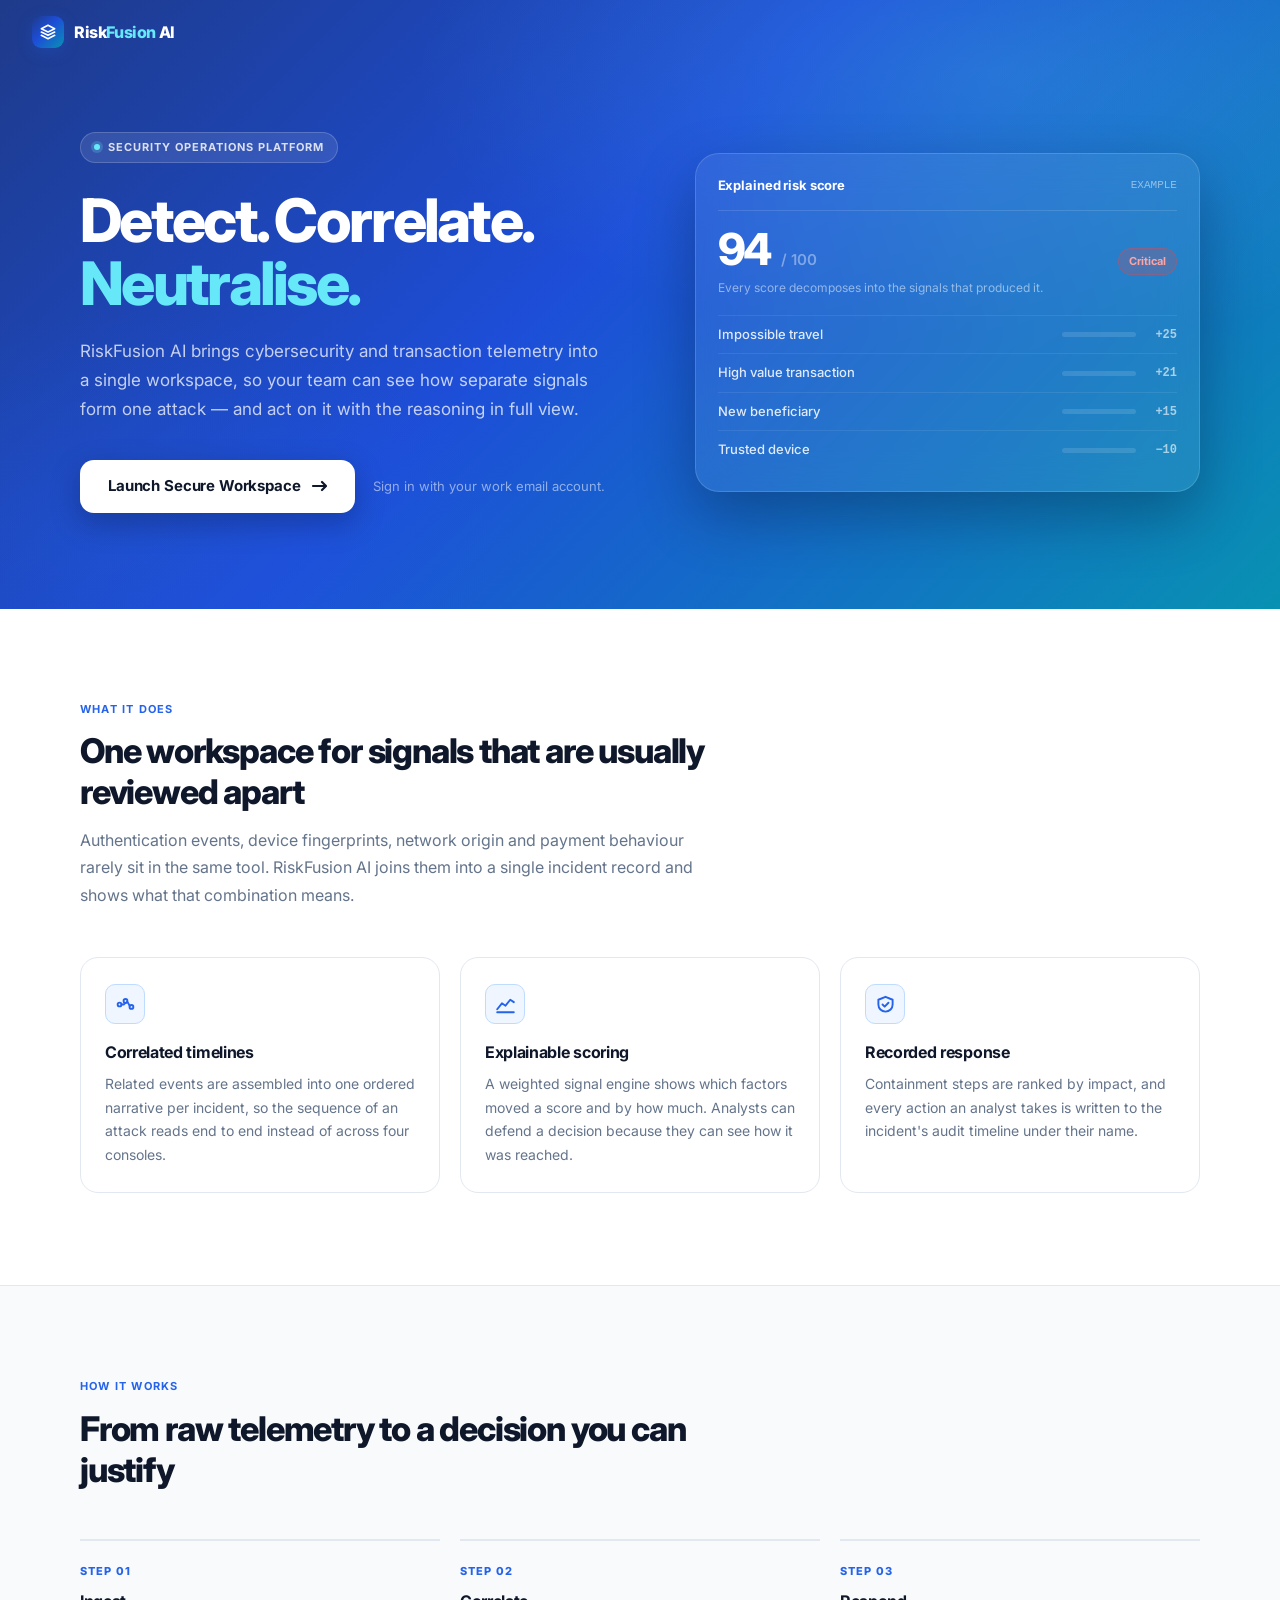
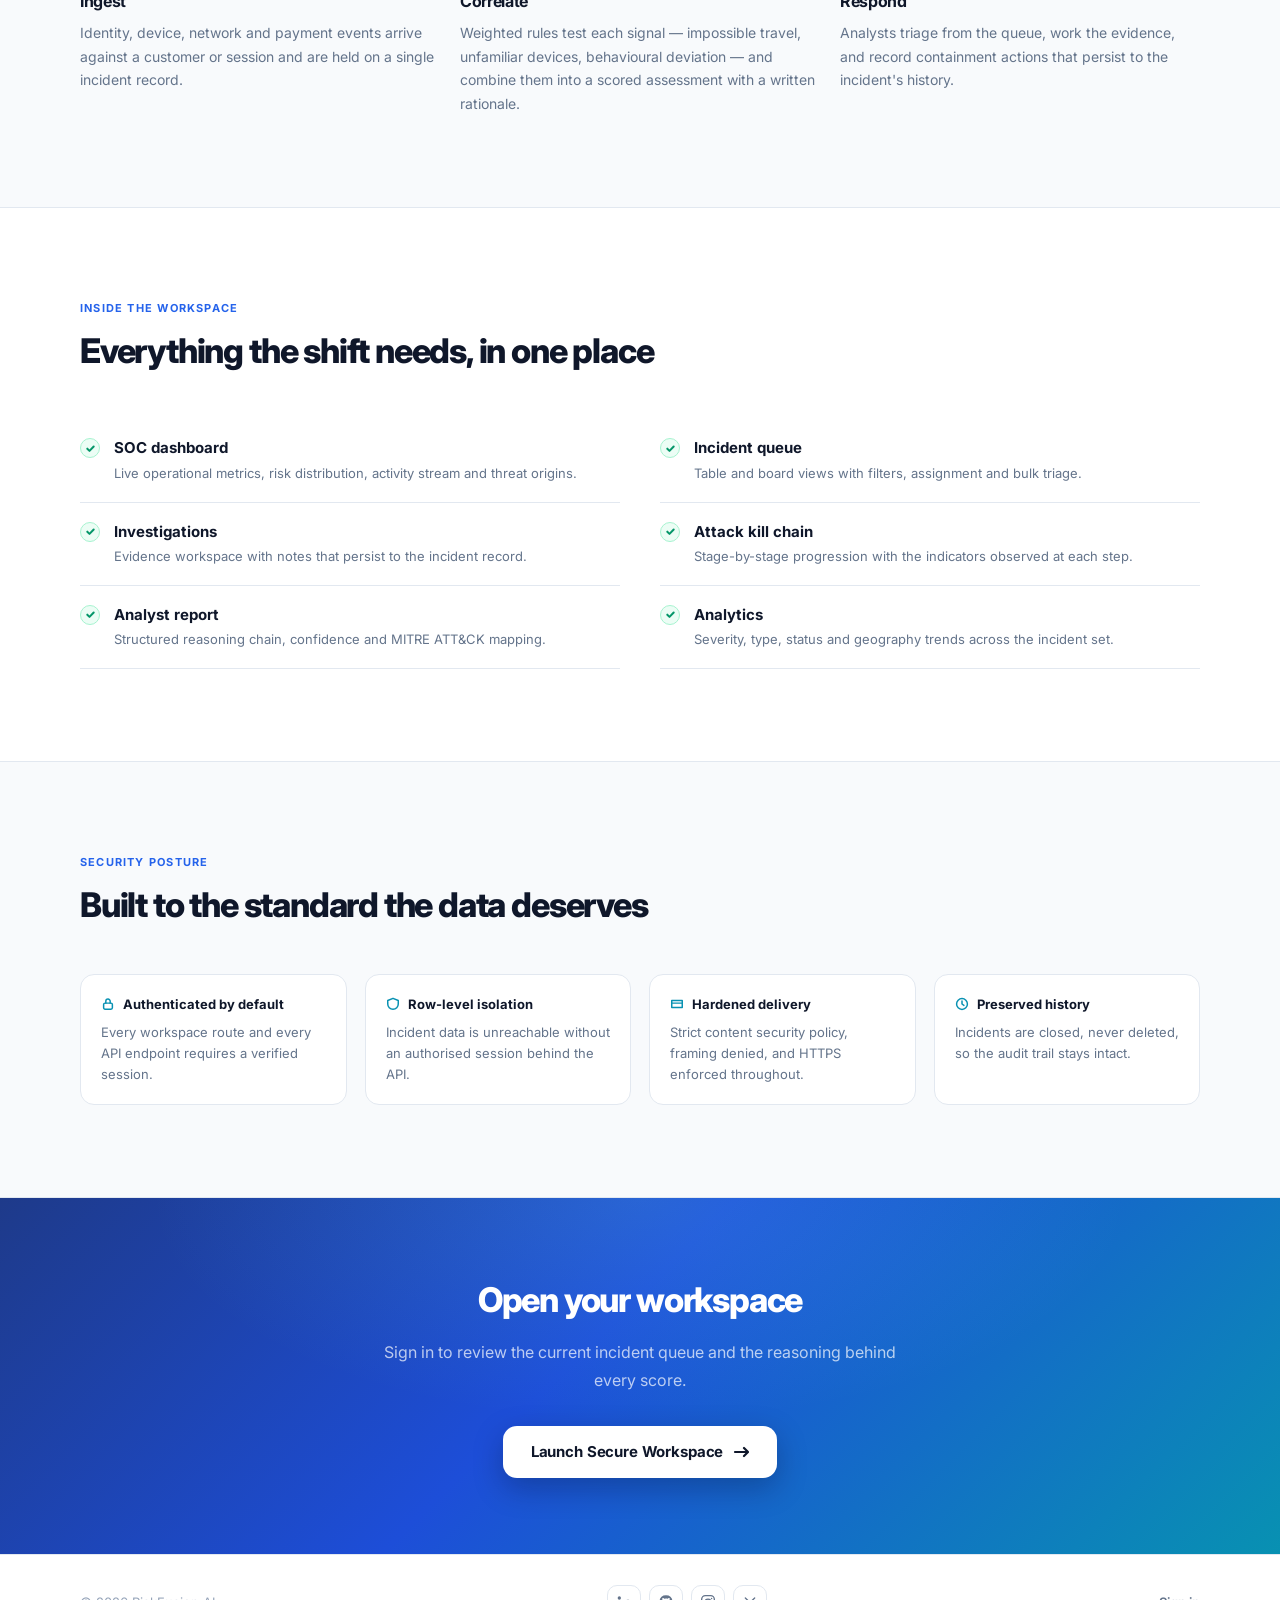
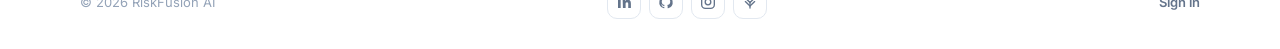
<file: index.html>
<!DOCTYPE html>
<html lang="en">

<head>
  <meta charset="UTF-8" />
  <meta name="viewport" content="width=device-width, initial-scale=1.0" />
  <title>RiskFusion AI — Security Operations Platform</title>
  <meta name="description"
    content="RiskFusion AI correlates cybersecurity and transaction telemetry into explainable risk scores, giving security operations teams one workspace to investigate, decide and act." />
  <meta name="author" content="RiskFusion AI" />
  <meta name="robots" content="index, follow" />
  <meta name="theme-color" content="#0F172A" />
  <!-- Relative canonical keeps preview/custom deployments tied to their own host. -->
  <link rel="canonical" href="/" />

  <meta property="og:type" content="website" />
  <meta property="og:site_name" content="RiskFusion AI" />
  <meta property="og:title" content="RiskFusion AI — Security Operations Platform" />
  <meta property="og:description"
    content="Correlate cybersecurity and transaction telemetry into explainable risk scores for security operations teams." />
  <meta name="twitter:card" content="summary" />
  <meta name="twitter:title" content="RiskFusion AI — Security Operations Platform" />
  <meta name="twitter:description"
    content="Correlate cybersecurity and transaction telemetry into explainable risk scores for security operations teams." />

  <link rel="stylesheet" href="styles/design-system.css" />
  <script type="application/ld+json">
    {
      "@context": "https://schema.org",
      "@type": "SoftwareApplication",
      "name": "RiskFusion AI",
      "applicationCategory": "SecurityApplication",
      "operatingSystem": "Web",
      "description": "Security operations platform that correlates cybersecurity and transaction telemetry into explainable risk scores.",
      "url": "https://riskfusion-ai.vercel.app/"
    }
  </script>
  <style>
    /* ─────────── Landing page ─────────── */
    .lp-body {
      background: var(--bg-surface);
    }

    /* ── Top bar ── */
    .lp-nav {
      position: fixed;
      top: 0;
      left: 0;
      right: 0;
      z-index: 100;
      display: flex;
      align-items: center;
      justify-content: space-between;
      gap: 16px;
      padding: 16px 32px;
      transition: background 0.3s ease, border-color 0.3s ease, backdrop-filter 0.3s ease, padding 0.3s ease;
      border-bottom: 1px solid transparent;
    }

    .lp-nav.scrolled {
      background: rgba(255, 255, 255, 0.86);
      backdrop-filter: blur(16px);
      -webkit-backdrop-filter: blur(16px);
      border-bottom-color: var(--border-default);
      padding: 12px 32px;
    }

    .lp-brand {
      display: flex;
      align-items: center;
      gap: 10px;
      text-decoration: none;
    }

    .lp-brand-mark {
      width: 32px;
      height: 32px;
      border-radius: 9px;
      background: var(--brand-gradient);
      display: flex;
      align-items: center;
      justify-content: center;
      flex-shrink: 0;
      box-shadow: var(--shadow-blue);
    }

    .lp-brand-mark svg {
      width: 16px;
      height: 16px;
      color: white;
    }

    .lp-brand-name {
      font-size: 1rem;
      font-weight: 800;
      letter-spacing: -0.025em;
      color: white;
      transition: color 0.3s ease;
      white-space: nowrap;
    }

    .lp-brand-name span {
      color: #67E8F9;
      transition: color 0.3s ease;
    }

    .lp-nav.scrolled .lp-brand-name {
      color: var(--text-primary);
    }

    .lp-nav.scrolled .lp-brand-name span {
      color: var(--brand-blue-mid);
    }

    /* The nav CTA is the same single action, revealed once the hero scrolls away. */
    .lp-nav-cta {
      opacity: 0;
      transform: translateY(-6px);
      pointer-events: none;
      transition: opacity 0.3s ease, transform 0.3s ease;
    }

    .lp-nav.scrolled .lp-nav-cta {
      opacity: 1;
      transform: none;
      pointer-events: auto;
    }

    /* ── Hero ── */
    .lp-hero {
      position: relative;
      background: var(--brand-gradient);
      color: white;
      padding: 132px 32px 96px;
      overflow: hidden;
    }

    .lp-hero::after {
      content: "";
      position: absolute;
      inset: 0;
      background:
        radial-gradient(900px 420px at 78% 12%, rgba(103, 232, 249, 0.18), transparent 65%),
        radial-gradient(700px 380px at 8% 88%, rgba(37, 99, 235, 0.22), transparent 60%);
      pointer-events: none;
    }

    .lp-wrap {
      max-width: 1120px;
      margin: 0 auto;
      position: relative;
      z-index: 1;
    }

    .lp-hero-grid {
      display: grid;
      grid-template-columns: minmax(0, 1.05fr) minmax(0, 0.95fr);
      gap: 56px;
      align-items: center;
    }

    .lp-eyebrow {
      display: inline-flex;
      align-items: center;
      gap: 8px;
      padding: 6px 13px;
      border-radius: var(--r-full);
      background: rgba(255, 255, 255, 0.1);
      border: 1px solid rgba(255, 255, 255, 0.18);
      font-size: 0.6875rem;
      font-weight: 700;
      letter-spacing: 0.09em;
      text-transform: uppercase;
      color: rgba(255, 255, 255, 0.82);
      margin-bottom: 26px;
    }

    .lp-eyebrow .dot {
      width: 6px;
      height: 6px;
      border-radius: 50%;
      background: #67E8F9;
      box-shadow: 0 0 0 3px rgba(103, 232, 249, 0.22);
    }

    .lp-h1 {
      font-size: clamp(2.4rem, 5.2vw, 3.75rem);
      font-weight: 800;
      letter-spacing: -0.045em;
      line-height: 1.05;
      margin-bottom: 22px;
    }

    .lp-h1 span {
      color: #67E8F9;
    }

    .lp-lede {
      font-size: 1.0625rem;
      line-height: 1.72;
      color: rgba(255, 255, 255, 0.74);
      max-width: 520px;
      margin-bottom: 36px;
    }

    .lp-cta-row {
      display: flex;
      align-items: center;
      gap: 18px;
      flex-wrap: wrap;
    }

    /* The single primary call to action */
    .lp-cta {
      display: inline-flex;
      align-items: center;
      gap: 10px;
      padding: 15px 28px;
      border-radius: var(--r-lg);
      background: white;
      color: #0F172A;
      font-size: 0.9375rem;
      font-weight: 700;
      letter-spacing: -0.01em;
      text-decoration: none;
      border: none;
      cursor: pointer;
      font-family: inherit;
      box-shadow: 0 10px 30px rgba(2, 6, 23, 0.26);
      transition: transform 0.22s cubic-bezier(0.16, 1, 0.3, 1), box-shadow 0.22s ease;
    }

    .lp-cta:hover {
      transform: translateY(-2px);
      box-shadow: 0 16px 38px rgba(2, 6, 23, 0.32);
    }

    .lp-cta:active {
      transform: translateY(0);
    }

    .lp-cta svg {
      width: 16px;
      height: 16px;
      transition: transform 0.22s cubic-bezier(0.16, 1, 0.3, 1);
    }

    .lp-cta:hover svg {
      transform: translateX(3px);
    }

    .lp-cta-note {
      font-size: 0.8125rem;
      color: rgba(255, 255, 255, 0.52);
      line-height: 1.5;
    }

    /* Hero preview card */
    .lp-preview {
      background: rgba(255, 255, 255, 0.07);
      backdrop-filter: blur(18px);
      -webkit-backdrop-filter: blur(18px);
      border: 1px solid rgba(255, 255, 255, 0.15);
      border-radius: var(--r-2xl);
      padding: 22px;
      box-shadow: 0 24px 60px rgba(2, 6, 23, 0.3);
    }

    .lp-preview-head {
      display: flex;
      align-items: center;
      justify-content: space-between;
      gap: 12px;
      padding-bottom: 15px;
      margin-bottom: 16px;
      border-bottom: 1px solid rgba(255, 255, 255, 0.12);
    }

    .lp-preview-title {
      font-size: 0.8125rem;
      font-weight: 700;
      color: white;
      letter-spacing: -0.01em;
    }

    .lp-preview-id {
      font-family: monospace;
      font-size: 0.6875rem;
      color: rgba(255, 255, 255, 0.5);
    }

    .lp-score-row {
      display: flex;
      align-items: baseline;
      gap: 10px;
      margin-bottom: 4px;
    }

    .lp-score {
      font-size: 2.75rem;
      font-weight: 800;
      letter-spacing: -0.05em;
      line-height: 1;
      color: white;
    }

    .lp-score-max {
      font-size: 0.9375rem;
      color: rgba(255, 255, 255, 0.4);
      font-weight: 600;
    }

    .lp-score-tag {
      margin-left: auto;
      font-size: 0.6875rem;
      font-weight: 700;
      padding: 4px 10px;
      border-radius: var(--r-full);
      background: rgba(239, 68, 68, 0.2);
      color: #FCA5A5;
      border: 1px solid rgba(239, 68, 68, 0.32);
    }

    .lp-score-caption {
      font-size: 0.75rem;
      color: rgba(255, 255, 255, 0.5);
      margin-bottom: 18px;
    }

    .lp-signal {
      display: flex;
      align-items: center;
      gap: 11px;
      padding: 9px 0;
      border-top: 1px solid rgba(255, 255, 255, 0.08);
    }

    .lp-signal-name {
      font-size: 0.8125rem;
      color: rgba(255, 255, 255, 0.86);
      font-weight: 500;
      flex: 1;
      min-width: 0;
    }

    .lp-signal-bar {
      width: 74px;
      height: 5px;
      border-radius: var(--r-full);
      background: rgba(255, 255, 255, 0.12);
      overflow: hidden;
      flex-shrink: 0;
    }

    .lp-signal-fill {
      height: 100%;
      border-radius: var(--r-full);
      width: 0;
      transition: width 1.1s cubic-bezier(0.16, 1, 0.3, 1);
    }

    .lp-signal-weight {
      font-size: 0.75rem;
      font-weight: 700;
      color: rgba(255, 255, 255, 0.62);
      font-family: monospace;
      width: 30px;
      text-align: right;
      flex-shrink: 0;
    }

    /* ── Sections ── */
    .lp-section {
      padding: 92px 32px;
    }

    .lp-section.tinted {
      background: var(--bg-canvas);
      border-top: 1px solid var(--border-default);
      border-bottom: 1px solid var(--border-default);
    }

    .lp-section-head {
      max-width: 640px;
      margin-bottom: 48px;
    }

    .lp-kicker {
      font-size: 0.6875rem;
      font-weight: 700;
      letter-spacing: 0.11em;
      text-transform: uppercase;
      color: var(--brand-blue-mid);
      margin-bottom: 14px;
    }

    .lp-h2 {
      font-size: clamp(1.6rem, 3vw, 2.125rem);
      font-weight: 800;
      letter-spacing: -0.035em;
      color: var(--text-primary);
      line-height: 1.2;
      margin-bottom: 14px;
    }

    .lp-sub {
      font-size: 1rem;
      line-height: 1.72;
      color: var(--text-tertiary);
    }

    .lp-grid-3 {
      display: grid;
      grid-template-columns: repeat(3, minmax(0, 1fr));
      gap: 20px;
    }

    .lp-card {
      background: var(--bg-surface);
      border: 1px solid var(--border-default);
      border-radius: var(--r-xl);
      padding: 26px 24px;
      transition: transform 0.28s cubic-bezier(0.16, 1, 0.3, 1), box-shadow 0.28s ease, border-color 0.28s ease;
    }

    .lp-card:hover {
      transform: translateY(-3px);
      box-shadow: var(--shadow-lg);
      border-color: var(--border-strong);
    }

    .lp-card-icon {
      width: 40px;
      height: 40px;
      border-radius: var(--r-md);
      background: var(--info-bg);
      border: 1px solid var(--info-border);
      display: flex;
      align-items: center;
      justify-content: center;
      margin-bottom: 16px;
    }

    .lp-card-icon svg {
      width: 19px;
      height: 19px;
      color: var(--brand-blue-mid);
    }

    .lp-card-title {
      font-size: 1rem;
      font-weight: 700;
      color: var(--text-primary);
      letter-spacing: -0.02em;
      margin-bottom: 8px;
    }

    .lp-card-copy {
      font-size: 0.875rem;
      line-height: 1.68;
      color: var(--text-tertiary);
    }

    /* Steps */
    .lp-steps {
      display: grid;
      grid-template-columns: repeat(3, minmax(0, 1fr));
      gap: 20px;
      counter-reset: step;
    }

    .lp-step {
      position: relative;
      padding-top: 22px;
      border-top: 2px solid var(--border-default);
      transition: border-color 0.28s ease;
    }

    .lp-step:hover {
      border-top-color: var(--brand-blue-mid);
    }

    .lp-step-num {
      font-size: 0.6875rem;
      font-weight: 800;
      letter-spacing: 0.1em;
      color: var(--brand-blue-mid);
      margin-bottom: 10px;
    }

    .lp-step-title {
      font-size: 1rem;
      font-weight: 700;
      color: var(--text-primary);
      letter-spacing: -0.02em;
      margin-bottom: 8px;
    }

    .lp-step-copy {
      font-size: 0.875rem;
      line-height: 1.68;
      color: var(--text-tertiary);
    }

    /* Module list */
    .lp-modules {
      display: grid;
      grid-template-columns: repeat(2, minmax(0, 1fr));
      gap: 0 40px;
    }

    .lp-module {
      display: flex;
      align-items: flex-start;
      gap: 14px;
      padding: 18px 0;
      border-bottom: 1px solid var(--border-default);
    }

    .lp-module-check {
      width: 20px;
      height: 20px;
      border-radius: 50%;
      background: var(--low-bg);
      border: 1px solid var(--low-border);
      display: flex;
      align-items: center;
      justify-content: center;
      flex-shrink: 0;
      margin-top: 1px;
    }

    .lp-module-check svg {
      width: 11px;
      height: 11px;
      color: var(--low);
    }

    .lp-module-name {
      font-size: 0.9375rem;
      font-weight: 700;
      color: var(--text-primary);
      margin-bottom: 3px;
    }

    .lp-module-copy {
      font-size: 0.8125rem;
      line-height: 1.6;
      color: var(--text-tertiary);
    }

    /* Security strip */
    .lp-security {
      display: grid;
      grid-template-columns: repeat(4, minmax(0, 1fr));
      gap: 18px;
    }

    .lp-sec-item {
      padding: 20px;
      border-radius: var(--r-lg);
      background: var(--bg-surface);
      border: 1px solid var(--border-default);
    }

    .lp-sec-title {
      display: flex;
      align-items: center;
      gap: 8px;
      font-size: 0.8125rem;
      font-weight: 700;
      color: var(--text-primary);
      margin-bottom: 8px;
    }

    .lp-sec-title svg {
      width: 14px;
      height: 14px;
      color: var(--brand-cyan);
      flex-shrink: 0;
    }

    .lp-sec-copy {
      font-size: 0.8125rem;
      line-height: 1.6;
      color: var(--text-tertiary);
    }

    /* Closing band */
    .lp-close {
      background: var(--brand-gradient);
      color: white;
      padding: 76px 32px;
      text-align: center;
      position: relative;
      overflow: hidden;
    }

    .lp-close::after {
      content: "";
      position: absolute;
      inset: 0;
      background: radial-gradient(700px 320px at 50% 0%, rgba(103, 232, 249, 0.16), transparent 70%);
      pointer-events: none;
    }

    .lp-close h2 {
      font-size: clamp(1.6rem, 3vw, 2.125rem);
      font-weight: 800;
      letter-spacing: -0.035em;
      margin-bottom: 14px;
    }

    .lp-close p {
      font-size: 1rem;
      line-height: 1.7;
      color: rgba(255, 255, 255, 0.7);
      max-width: 520px;
      margin: 0 auto 32px;
    }

    /* Footer */
    .lp-footer {
      padding: 30px 32px;
      border-top: 1px solid var(--border-default);
      background: var(--bg-surface);
    }

    .lp-footer-inner {
      max-width: 1120px;
      margin: 0 auto;
      display: flex;
      align-items: center;
      justify-content: space-between;
      gap: 16px;
      flex-wrap: wrap;
      font-size: 0.8125rem;
      color: var(--text-muted);
    }

    .lp-footer a {
      color: var(--text-tertiary);
      text-decoration: none;
      font-weight: 600;
      transition: color var(--t-fast);
    }

    .lp-footer a:hover {
      color: var(--brand-blue-mid);
    }

    .lp-footer-credit {
      display: flex;
      align-items: center;
      gap: 8px;
      flex-wrap: wrap;
    }

    .lp-footer-credit strong {
      color: var(--text-secondary);
      font-weight: 700;
    }

    .lp-footer-sep {
      color: var(--border-strong);
    }

    /* Creator profiles */
    .lp-social {
      display: flex;
      align-items: center;
      gap: 8px;
      list-style: none;
      margin: 0;
      padding: 0;
    }

    .lp-social a {
      display: flex;
      align-items: center;
      justify-content: center;
      width: 34px;
      height: 34px;
      border-radius: var(--r-md);
      border: 1px solid var(--border-default);
      background: var(--bg-surface);
      color: var(--text-tertiary);
      transition: color var(--t-fast), border-color var(--t-fast), background var(--t-fast),
        transform 0.22s cubic-bezier(0.16, 1, 0.3, 1), box-shadow 0.22s ease;
    }

    .lp-social a:hover {
      color: var(--brand-blue-mid);
      border-color: var(--brand-blue-mid);
      background: var(--info-bg);
      transform: translateY(-2px);
      box-shadow: var(--shadow-sm);
    }

    .lp-social a:active {
      transform: none;
    }

    .lp-social a:focus-visible {
      outline: 2px solid var(--border-focus);
      outline-offset: 2px;
    }

    .lp-social svg {
      width: 16px;
      height: 16px;
    }

    .lp-footer-signin {
      white-space: nowrap;
    }

    @media (max-width: 700px) {
      .lp-footer-inner {
        justify-content: center;
        text-align: center;
        gap: 18px;
      }

      .lp-footer-credit {
        justify-content: center;
        width: 100%;
      }
    }

    /* ── Scroll reveal ── */
    .reveal {
      opacity: 0;
      transform: translateY(18px);
      transition: opacity 0.6s cubic-bezier(0.16, 1, 0.3, 1), transform 0.6s cubic-bezier(0.16, 1, 0.3, 1);
    }

    .reveal.visible {
      opacity: 1;
      transform: none;
    }

    /* ── Responsive ── */
    @media (max-width: 940px) {
      .lp-hero-grid {
        grid-template-columns: 1fr;
        gap: 44px;
      }

      .lp-grid-3,
      .lp-steps {
        grid-template-columns: 1fr;
      }

      .lp-modules {
        grid-template-columns: 1fr;
        gap: 0;
      }

      .lp-security {
        grid-template-columns: repeat(2, minmax(0, 1fr));
      }

      .lp-hero {
        padding: 116px 24px 76px;
      }

      .lp-section {
        padding: 68px 24px;
      }

      .lp-nav,
      .lp-nav.scrolled {
        padding: 12px 20px;
      }
    }

    @media (max-width: 560px) {
      .lp-security {
        grid-template-columns: 1fr;
      }

      .lp-cta {
        width: 100%;
        justify-content: center;
      }

      .lp-nav-cta {
        display: none !important;
      }
    }

    @media (prefers-reduced-motion: reduce) {
      .reveal {
        opacity: 1;
        transform: none;
        transition: none;
      }

      .lp-cta:hover,
      .lp-card:hover,
      .lp-social a:hover {
        transform: none;
      }

      .lp-signal-fill {
        transition: none;
      }

      html {
        scroll-behavior: auto !important;
      }
    }

    html {
      scroll-behavior: smooth;
    }
  </style>
</head>

<body class="lp-body">

  <!-- ── Navigation ── -->
  <nav class="lp-nav" id="lp-nav">
    <a class="lp-brand" href="#top" aria-label="RiskFusion AI home">
      <span class="lp-brand-mark">
        <svg viewBox="0 0 24 24" fill="none" stroke="currentColor" stroke-width="2.4" stroke-linecap="round"
          stroke-linejoin="round" aria-hidden="true">
          <path d="M12 2L2 7l10 5 10-5-10-5z" />
          <path d="M2 17l10 5 10-5" />
          <path d="M2 12l10 5 10-5" />
        </svg>
      </span>
      <span class="lp-brand-name">Risk<span>Fusion</span> AI</span>
    </a>
    <a class="btn btn-primary btn-sm lp-nav-cta" href="signin.html">Launch Secure Workspace</a>
  </nav>

  <!-- ── Hero ── -->
  <header class="lp-hero" id="top">
    <div class="lp-wrap">
      <div class="lp-hero-grid">
        <div>
          <div class="lp-eyebrow"><span class="dot"></span>Security Operations Platform</div>
          <h1 class="lp-h1">Detect. Correlate.<br><span>Neutralise.</span></h1>
          <p class="lp-lede">
            RiskFusion AI brings cybersecurity and transaction telemetry into a single workspace, so your team can see
            how separate signals form one attack — and act on it with the reasoning in full view.
          </p>
          <div class="lp-cta-row">
            <a class="lp-cta" href="signin.html">
              <span class="lp-cta-label">Launch Secure Workspace</span>
              <svg viewBox="0 0 16 16" fill="none" stroke="currentColor" stroke-width="2.2" stroke-linecap="round"
                stroke-linejoin="round" aria-hidden="true">
                <path d="M14 8H2m9-4l4 4-4 4" />
              </svg>
            </a>
            <span class="lp-cta-note" id="lp-cta-note">Sign in with your work email account.</span>
          </div>
        </div>

        <!-- Illustrative view of how a score is explained -->
        <div class="lp-preview" aria-label="Example of an explained risk score">
          <div class="lp-preview-head">
            <span class="lp-preview-title">Explained risk score</span>
            <span class="lp-preview-id">EXAMPLE</span>
          </div>
          <div class="lp-score-row">
            <span class="lp-score" id="lp-score">0</span>
            <span class="lp-score-max">/ 100</span>
            <span class="lp-score-tag">Critical</span>
          </div>
          <div class="lp-score-caption">Every score decomposes into the signals that produced it.</div>

          <div class="lp-signal">
            <span class="lp-signal-name">Impossible travel</span>
            <span class="lp-signal-bar"><span class="lp-signal-fill" data-width="100"
                style="background:#F87171;"></span></span>
            <span class="lp-signal-weight">+25</span>
          </div>
          <div class="lp-signal">
            <span class="lp-signal-name">High value transaction</span>
            <span class="lp-signal-bar"><span class="lp-signal-fill" data-width="86"
                style="background:#FB923C;"></span></span>
            <span class="lp-signal-weight">+21</span>
          </div>
          <div class="lp-signal">
            <span class="lp-signal-name">New beneficiary</span>
            <span class="lp-signal-bar"><span class="lp-signal-fill" data-width="62"
                style="background:#FBBF24;"></span></span>
            <span class="lp-signal-weight">+15</span>
          </div>
          <div class="lp-signal">
            <span class="lp-signal-name">Trusted device</span>
            <span class="lp-signal-bar"><span class="lp-signal-fill" data-width="40"
                style="background:#34D399;"></span></span>
            <span class="lp-signal-weight">−10</span>
          </div>
        </div>
      </div>
    </div>
  </header>

  <!-- ── What it does ── -->
  <section class="lp-section">
    <div class="lp-wrap">
      <div class="lp-section-head reveal">
        <div class="lp-kicker">What it does</div>
        <h2 class="lp-h2">One workspace for signals that are usually reviewed apart</h2>
        <p class="lp-sub">
          Authentication events, device fingerprints, network origin and payment behaviour rarely sit in the same tool.
          RiskFusion AI joins them into a single incident record and shows what that combination means.
        </p>
      </div>

      <div class="lp-grid-3">
        <article class="lp-card reveal">
          <div class="lp-card-icon">
            <svg viewBox="0 0 16 16" fill="none" stroke="currentColor" stroke-width="1.6" stroke-linecap="round"
              stroke-linejoin="round" aria-hidden="true">
              <circle cx="3" cy="8" r="1.6" />
              <circle cx="8" cy="5" r="1.6" />
              <circle cx="13" cy="10" r="1.6" />
              <path d="M4.6 8h1.9L8 6.6" />
              <path d="M9.5 5.6l2 3.5" />
            </svg>
          </div>
          <h3 class="lp-card-title">Correlated timelines</h3>
          <p class="lp-card-copy">
            Related events are assembled into one ordered narrative per incident, so the sequence of an attack reads
            end to end instead of across four consoles.
          </p>
        </article>

        <article class="lp-card reveal">
          <div class="lp-card-icon">
            <svg viewBox="0 0 16 16" fill="none" stroke="currentColor" stroke-width="1.6" stroke-linecap="round"
              stroke-linejoin="round" aria-hidden="true">
              <polyline points="1 12 5 7 8 9 12 4 15 6" />
              <path d="M1 14.5h14" />
            </svg>
          </div>
          <h3 class="lp-card-title">Explainable scoring</h3>
          <p class="lp-card-copy">
            A weighted signal engine shows which factors moved a score and by how much. Analysts can defend a decision
            because they can see how it was reached.
          </p>
        </article>

        <article class="lp-card reveal">
          <div class="lp-card-icon">
            <svg viewBox="0 0 16 16" fill="none" stroke="currentColor" stroke-width="1.6" stroke-linecap="round"
              stroke-linejoin="round" aria-hidden="true">
              <path d="M8 1.5L2 4v4c0 3.3 2.6 6 6 6s6-2.7 6-6V4L8 1.5z" />
              <path d="M5.5 8l1.8 1.8L10.5 6.5" />
            </svg>
          </div>
          <h3 class="lp-card-title">Recorded response</h3>
          <p class="lp-card-copy">
            Containment steps are ranked by impact, and every action an analyst takes is written to the incident's
            audit timeline under their name.
          </p>
        </article>
      </div>
    </div>
  </section>

  <!-- ── How it works ── -->
  <section class="lp-section tinted">
    <div class="lp-wrap">
      <div class="lp-section-head reveal">
        <div class="lp-kicker">How it works</div>
        <h2 class="lp-h2">From raw telemetry to a decision you can justify</h2>
      </div>

      <div class="lp-steps">
        <div class="lp-step reveal">
          <div class="lp-step-num">STEP 01</div>
          <h3 class="lp-step-title">Ingest</h3>
          <p class="lp-step-copy">
            Identity, device, network and payment events arrive against a customer or session and are held on a single
            incident record.
          </p>
        </div>
        <div class="lp-step reveal">
          <div class="lp-step-num">STEP 02</div>
          <h3 class="lp-step-title">Correlate</h3>
          <p class="lp-step-copy">
            Weighted rules test each signal — impossible travel, unfamiliar devices, behavioural deviation — and combine
            them into a scored assessment with a written rationale.
          </p>
        </div>
        <div class="lp-step reveal">
          <div class="lp-step-num">STEP 03</div>
          <h3 class="lp-step-title">Respond</h3>
          <p class="lp-step-copy">
            Analysts triage from the queue, work the evidence, and record containment actions that persist to the
            incident's history.
          </p>
        </div>
      </div>
    </div>
  </section>

  <!-- ── Inside the workspace ── -->
  <section class="lp-section">
    <div class="lp-wrap">
      <div class="lp-section-head reveal">
        <div class="lp-kicker">Inside the workspace</div>
        <h2 class="lp-h2">Everything the shift needs, in one place</h2>
      </div>

      <div class="lp-modules">
        <div class="lp-module reveal">
          <span class="lp-module-check">
            <svg viewBox="0 0 12 12" fill="none" stroke="currentColor" stroke-width="2.2" stroke-linecap="round"
              stroke-linejoin="round" aria-hidden="true">
              <path d="M2.5 6.2l2.4 2.4L9.5 3.8" />
            </svg>
          </span>
          <div>
            <div class="lp-module-name">SOC dashboard</div>
            <div class="lp-module-copy">Live operational metrics, risk distribution, activity stream and threat
              origins.</div>
          </div>
        </div>
        <div class="lp-module reveal">
          <span class="lp-module-check">
            <svg viewBox="0 0 12 12" fill="none" stroke="currentColor" stroke-width="2.2" stroke-linecap="round"
              stroke-linejoin="round" aria-hidden="true">
              <path d="M2.5 6.2l2.4 2.4L9.5 3.8" />
            </svg>
          </span>
          <div>
            <div class="lp-module-name">Incident queue</div>
            <div class="lp-module-copy">Table and board views with filters, assignment and bulk triage.</div>
          </div>
        </div>
        <div class="lp-module reveal">
          <span class="lp-module-check">
            <svg viewBox="0 0 12 12" fill="none" stroke="currentColor" stroke-width="2.2" stroke-linecap="round"
              stroke-linejoin="round" aria-hidden="true">
              <path d="M2.5 6.2l2.4 2.4L9.5 3.8" />
            </svg>
          </span>
          <div>
            <div class="lp-module-name">Investigations</div>
            <div class="lp-module-copy">Evidence workspace with notes that persist to the incident record.</div>
          </div>
        </div>
        <div class="lp-module reveal">
          <span class="lp-module-check">
            <svg viewBox="0 0 12 12" fill="none" stroke="currentColor" stroke-width="2.2" stroke-linecap="round"
              stroke-linejoin="round" aria-hidden="true">
              <path d="M2.5 6.2l2.4 2.4L9.5 3.8" />
            </svg>
          </span>
          <div>
            <div class="lp-module-name">Attack kill chain</div>
            <div class="lp-module-copy">Stage-by-stage progression with the indicators observed at each step.</div>
          </div>
        </div>
        <div class="lp-module reveal">
          <span class="lp-module-check">
            <svg viewBox="0 0 12 12" fill="none" stroke="currentColor" stroke-width="2.2" stroke-linecap="round"
              stroke-linejoin="round" aria-hidden="true">
              <path d="M2.5 6.2l2.4 2.4L9.5 3.8" />
            </svg>
          </span>
          <div>
            <div class="lp-module-name">Analyst report</div>
            <div class="lp-module-copy">Structured reasoning chain, confidence and MITRE ATT&amp;CK mapping.</div>
          </div>
        </div>
        <div class="lp-module reveal">
          <span class="lp-module-check">
            <svg viewBox="0 0 12 12" fill="none" stroke="currentColor" stroke-width="2.2" stroke-linecap="round"
              stroke-linejoin="round" aria-hidden="true">
              <path d="M2.5 6.2l2.4 2.4L9.5 3.8" />
            </svg>
          </span>
          <div>
            <div class="lp-module-name">Analytics</div>
            <div class="lp-module-copy">Severity, type, status and geography trends across the incident set.</div>
          </div>
        </div>
      </div>
    </div>
  </section>

  <!-- ── Security posture ── -->
  <section class="lp-section tinted">
    <div class="lp-wrap">
      <div class="lp-section-head reveal">
        <div class="lp-kicker">Security posture</div>
        <h2 class="lp-h2">Built to the standard the data deserves</h2>
      </div>

      <div class="lp-security">
        <div class="lp-sec-item reveal">
          <div class="lp-sec-title">
            <svg viewBox="0 0 16 16" fill="none" stroke="currentColor" stroke-width="1.7" stroke-linecap="round"
              stroke-linejoin="round" aria-hidden="true">
              <rect x="3" y="7" width="10" height="7" rx="1.6" />
              <path d="M5.5 7V4.8a2.5 2.5 0 0 1 5 0V7" />
            </svg>
            Authenticated by default
          </div>
          <p class="lp-sec-copy">Every workspace route and every API endpoint requires a verified session.</p>
        </div>
        <div class="lp-sec-item reveal">
          <div class="lp-sec-title">
            <svg viewBox="0 0 16 16" fill="none" stroke="currentColor" stroke-width="1.7" stroke-linecap="round"
              stroke-linejoin="round" aria-hidden="true">
              <path d="M8 1.5L2 4v4c0 3.3 2.6 6 6 6s6-2.7 6-6V4L8 1.5z" />
            </svg>
            Row-level isolation
          </div>
          <p class="lp-sec-copy">Incident data is unreachable without an authorised session behind the API.</p>
        </div>
        <div class="lp-sec-item reveal">
          <div class="lp-sec-title">
            <svg viewBox="0 0 16 16" fill="none" stroke="currentColor" stroke-width="1.7" stroke-linecap="round"
              stroke-linejoin="round" aria-hidden="true">
              <path d="M2 4h12v8H2z" />
              <path d="M2 7h12" />
            </svg>
            Hardened delivery
          </div>
          <p class="lp-sec-copy">Strict content security policy, framing denied, and HTTPS enforced throughout.</p>
        </div>
        <div class="lp-sec-item reveal">
          <div class="lp-sec-title">
            <svg viewBox="0 0 16 16" fill="none" stroke="currentColor" stroke-width="1.7" stroke-linecap="round"
              stroke-linejoin="round" aria-hidden="true">
              <circle cx="8" cy="8" r="6.2" />
              <path d="M8 4.6V8l2.2 1.6" />
            </svg>
            Preserved history
          </div>
          <p class="lp-sec-copy">Incidents are closed, never deleted, so the audit trail stays intact.</p>
        </div>
      </div>
    </div>
  </section>

  <!-- ── Close ── -->
  <section class="lp-close">
    <div class="lp-wrap reveal">
      <h2>Open your workspace</h2>
      <p>Sign in to review the current incident queue and the reasoning behind every score.</p>
      <a class="lp-cta" href="signin.html">
        <span class="lp-cta-label">Launch Secure Workspace</span>
        <svg viewBox="0 0 16 16" fill="none" stroke="currentColor" stroke-width="2.2" stroke-linecap="round"
          stroke-linejoin="round" aria-hidden="true">
          <path d="M14 8H2m9-4l4 4-4 4" />
        </svg>
      </a>
    </div>
  </section>

  <footer class="lp-footer">
    <div class="lp-footer-inner">
      <div class="lp-footer-credit">
        <span>© 2026 RiskFusion AI</span>
      </div>

      <ul class="lp-social" aria-label="Connect with us">
        <li>
          <a href="https://www.linkedin.com/in/akshat-chaurasia-a10943402/" target="_blank" rel="noopener noreferrer"
            title="LinkedIn" aria-label="RiskFusion AI on LinkedIn">
            <svg viewBox="0 0 24 24" fill="currentColor" aria-hidden="true">
              <path
                d="M4.98 3.5a2.5 2.5 0 1 1 0 5 2.5 2.5 0 0 1 0-5zM3 9h4v12H3zM10 9h3.8v1.64h.05a4.17 4.17 0 0 1 3.75-2.06c4.01 0 4.75 2.64 4.75 6.07V21h-4v-5.5c0-1.31-.02-3-1.83-3-1.83 0-2.11 1.43-2.11 2.9V21h-4z" />
            </svg>
          </a>
        </li>
        <li>
          <a href="https://github.com/AkshatVinayakChaurasia" target="_blank" rel="noopener noreferrer"
            title="GitHub" aria-label="RiskFusion AI on GitHub">
            <svg viewBox="0 0 24 24" fill="currentColor" aria-hidden="true">
              <path
                d="M12 2a10 10 0 0 0-3.16 19.49c.5.09.68-.22.68-.48l-.01-1.7c-2.78.6-3.37-1.34-3.37-1.34-.45-1.16-1.11-1.47-1.11-1.47-.91-.62.07-.61.07-.61 1 .07 1.53 1.03 1.53 1.03.89 1.53 2.34 1.09 2.91.83.09-.65.35-1.09.63-1.34-2.22-.25-4.56-1.11-4.56-4.94 0-1.09.39-1.99 1.03-2.69-.1-.25-.45-1.27.1-2.65 0 0 .84-.27 2.75 1.03A9.6 9.6 0 0 1 12 6.8c.85 0 1.71.11 2.51.34 1.91-1.3 2.75-1.03 2.75-1.03.55 1.38.2 2.4.1 2.65.64.7 1.03 1.6 1.03 2.69 0 3.84-2.34 4.69-4.57 4.94.36.31.68.92.68 1.85l-.01 2.75c0 .27.18.58.69.48A10 10 0 0 0 12 2z" />
            </svg>
          </a>
        </li>
        <li>
          <a href="https://www.instagram.com/akshatchaurasia/" target="_blank" rel="noopener noreferrer"
            title="Instagram" aria-label="RiskFusion AI on Instagram">
            <svg viewBox="0 0 24 24" fill="none" stroke="currentColor" stroke-width="2" stroke-linecap="round"
              stroke-linejoin="round" aria-hidden="true">
              <rect x="2.5" y="2.5" width="19" height="19" rx="5.5" />
              <circle cx="12" cy="12" r="4.2" />
              <circle cx="17.4" cy="6.6" r="1.1" fill="currentColor" stroke="none" />
            </svg>
          </a>
        </li>
        <li>
          <a href="https://linktr.ee/akshatchaurasia" target="_blank" rel="noopener noreferrer" title="Linktree"
            aria-label="RiskFusion AI on Linktree">
            <svg viewBox="0 0 24 24" fill="none" stroke="currentColor" stroke-width="2" stroke-linecap="round"
              stroke-linejoin="round" aria-hidden="true">
              <path d="M12 12.6V21" />
              <path d="M5 6l7 6.6L19 6" />
              <path d="M5 11.4l7 6.6 7-6.6" />
            </svg>
          </a>
        </li>
      </ul>

      <a class="lp-footer-signin" href="signin.html">Sign in</a>
    </div>
  </footer>

  <script src="scripts/config.js"></script>
  <script src="scripts/auth.js"></script>
  <script>
    (function () {
      /* Condense the navigation bar once the hero scrolls away. */
      const nav = document.getElementById('lp-nav');
      const onScroll = () => nav.classList.toggle('scrolled', window.scrollY > 60);
      window.addEventListener('scroll', onScroll, { passive: true });
      onScroll();

      /* Reveal sections as they enter the viewport. */
      const revealables = document.querySelectorAll('.reveal');
      if (!('IntersectionObserver' in window)) {
        revealables.forEach((el) => el.classList.add('visible'));
      } else {
        const observer = new IntersectionObserver((entries) => {
          entries.forEach((entry, index) => {
            if (!entry.isIntersecting) return;
            // A short stagger keeps grouped cards from popping in all at once.
            setTimeout(() => entry.target.classList.add('visible'), index * 70);
            observer.unobserve(entry.target);
          });
        }, { threshold: 0.15, rootMargin: '0px 0px -60px 0px' });
        revealables.forEach((el) => observer.observe(el));
      }

      /* Animate the example score and its signal bars on first paint. */
      const reduceMotion = window.matchMedia('(prefers-reduced-motion: reduce)').matches;
      const scoreEl = document.getElementById('lp-score');
      const fills = document.querySelectorAll('.lp-signal-fill');
      const TARGET = 94;

      const paintBars = () => fills.forEach((fill) => { fill.style.width = fill.dataset.width + '%'; });

      if (reduceMotion) {
        scoreEl.textContent = TARGET;
        paintBars();
      } else {
        requestAnimationFrame(() => {
          setTimeout(paintBars, 260);
          const start = performance.now();
          const duration = 1100;
          const tick = (now) => {
            const progress = Math.min(1, (now - start) / duration);
            // Ease out so the counter settles rather than stopping dead.
            scoreEl.textContent = Math.round(TARGET * (1 - Math.pow(1 - progress, 3)));
            if (progress < 1) requestAnimationFrame(tick);
          };
          requestAnimationFrame(tick);
        });
      }

      /* Mention Google only while that provider is actually available. */
      window.RiskFusionAuth.providerEnabled('google').then((enabled) => {
        if (!enabled) return;
        const note = document.getElementById('lp-cta-note');
        if (note) note.innerHTML = "Sign in with your work email<br>or your organisation's Google account.";
      });

      /* Someone with a live session should go straight to their workspace. */
      window.RiskFusionAuth.getSession().then((session) => {
        if (!session) return;
        document.querySelectorAll('a[href="signin.html"]').forEach((link) => {
          link.setAttribute('href', window.RISKFUSION_CONFIG.homePage);
          const label = link.querySelector('.lp-cta-label');
          if (label) label.textContent = 'Open your workspace';
        });
      });
    })();
  </script>
</body>

</html>
</file>
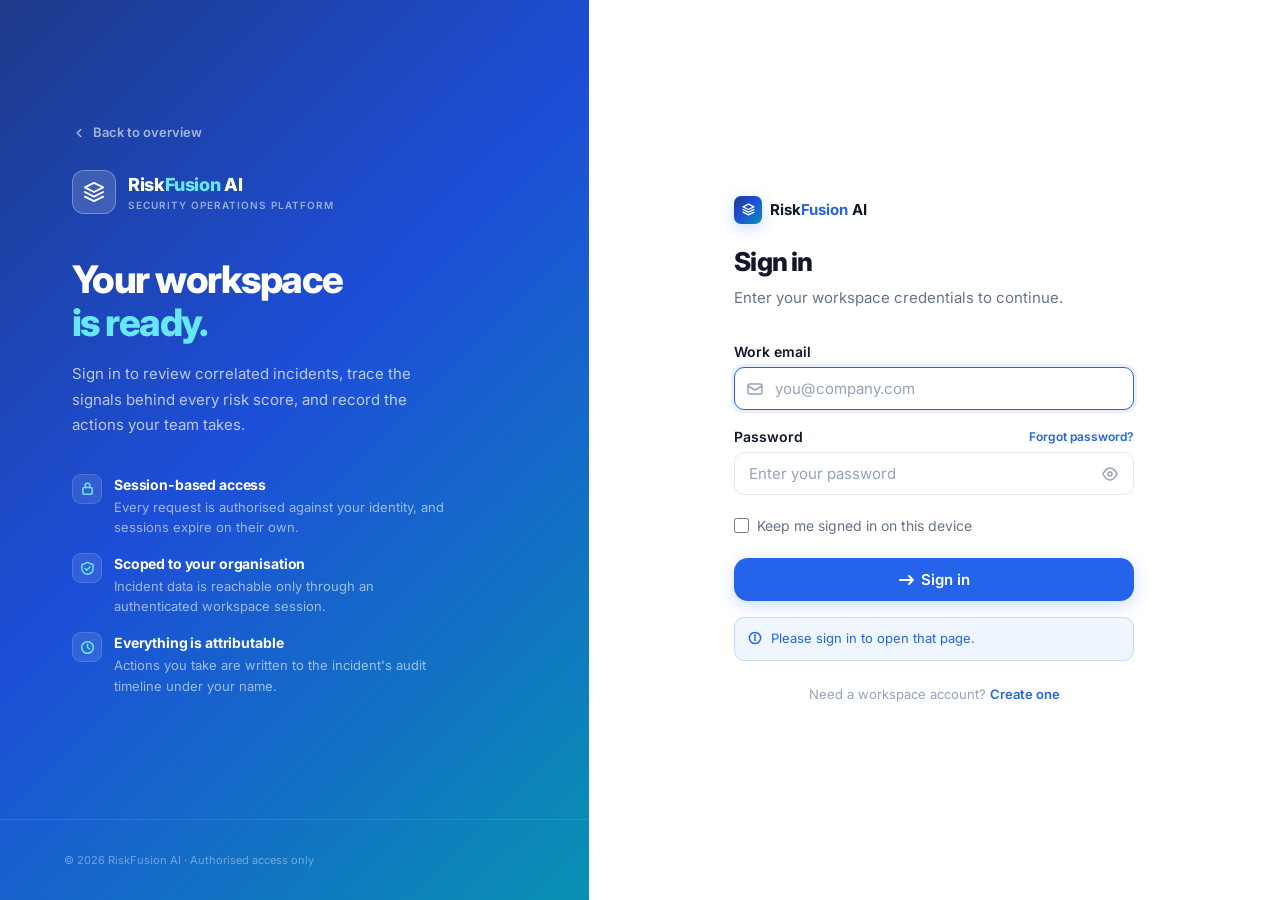
<file: ai.html>
<!DOCTYPE html>
<html lang="en">

<head>
  <meta charset="UTF-8" />
  <meta name="viewport" content="width=device-width, initial-scale=1.0" />
  <meta name="robots" content="noindex, nofollow" />
  <meta name="description" content="RiskFusion AI — AI Analyst Investigation Report for INC-2026-0847" />
  <title>AI Analyst Report — RiskFusion AI</title>
  <link rel="stylesheet" href="styles/design-system.css" />
  <style>
    .report-layout {
      display: grid;
      grid-template-columns: 1fr 320px;
      gap: 18px;
      align-items: start;
    }

    /* Report Sections */
    .report-section {
      border: 1px solid var(--border-default);
      border-radius: var(--r-xl);
      overflow: hidden;
      background: var(--bg-surface);
      margin-bottom: 16px;
    }

    .report-section:last-child {
      margin-bottom: 0;
    }

    .rs-head {
      display: flex;
      align-items: center;
      gap: 10px;
      padding: 14px 20px;
      border-bottom: 1px solid var(--border-default);
      font-size: 0.75rem;
      font-weight: 700;
      text-transform: uppercase;
      letter-spacing: 0.08em;
      color: var(--text-secondary);
      background: var(--bg-subtle);
    }

    .rs-head svg {
      width: 15px;
      height: 15px;
      flex-shrink: 0;
    }

    .rs-head .section-num {
      width: 22px;
      height: 22px;
      border-radius: 50%;
      background: var(--bg-muted);
      color: var(--text-muted);
      font-size: 0.75rem;
      font-weight: 800;
      display: flex;
      align-items: center;
      justify-content: center;
    }

    .rs-body {
      padding: 20px;
    }

    /* Executive summary */
    .exec-summary {
      font-size: 1.0625rem;
      color: var(--text-primary);
      line-height: 1.7;
    }

    .exec-summary strong {
      font-weight: 700;
    }

    /* Reasoning steps */
    .reasoning-step {
      display: flex;
      align-items: flex-start;
      gap: 12px;
      padding: 14px;
      border-radius: var(--r-lg);
      background: var(--bg-subtle);
      border: 1px solid var(--border-default);
      margin-bottom: 8px;
    }

    .reasoning-step:last-child {
      margin-bottom: 0;
    }

    .rs-num {
      width: 26px;
      height: 26px;
      border-radius: 50%;
      background: var(--brand-gradient);
      color: white;
      font-size: 0.75rem;
      font-weight: 800;
      display: flex;
      align-items: center;
      justify-content: center;
      flex-shrink: 0;
    }

    .rs-content .rs-title {
      font-size: 0.9375rem;
      font-weight: 700;
      color: var(--text-primary);
      margin-bottom: 4px;
    }

    .rs-content .rs-detail {
      font-size: 0.875rem;
      color: var(--text-tertiary);
      line-height: 1.5;
    }

    .rs-content .rs-weight {
      display: inline-flex;
      align-items: center;
      gap: 4px;
      margin-top: 6px;
      font-size: 0.6875rem;
      font-weight: 700;
      padding: 2px 8px;
      border-radius: var(--r-full);
    }

    /* Correlated events table */
    .ce-row {
      display: flex;
      align-items: center;
      gap: 12px;
      padding: 10px 0;
      border-bottom: 1px solid var(--border-default);
      font-size: 0.875rem;
    }

    .ce-row:last-child {
      border-bottom: none;
    }

    .ce-time {
      font-family: monospace;
      font-size: 0.75rem;
      color: var(--text-muted);
      min-width: 80px;
    }

    .ce-event {
      flex: 1;
      color: var(--text-primary);
      font-weight: 500;
    }

    .ce-source {
      font-size: 0.6875rem;
      color: var(--text-muted);
      font-family: monospace;
      min-width: 80px;
      text-align: right;
    }

    /* Confidence meter */
    .conf-section {
      background: linear-gradient(135deg, var(--info-bg) 0%, #F0FAFB 100%);
      border: 1px solid var(--info-border);
      border-radius: var(--r-xl);
      padding: 24px;
      text-align: center;
      position: relative;
      overflow: hidden;
    }

    .conf-section::before {
      content: '';
      position: absolute;
      top: -40px;
      right: -40px;
      width: 120px;
      height: 120px;
      border-radius: 50%;
      background: rgba(37, 99, 235, 0.05);
    }

    .conf-val {
      font-size: 4rem;
      font-weight: 800;
      letter-spacing: -0.05em;
      color: var(--brand-blue-mid);
      line-height: 1;
    }

    .conf-label {
      font-size: 0.875rem;
      font-weight: 600;
      color: var(--text-secondary);
      margin-top: 4px;
    }

    .conf-bar-full {
      height: 12px;
      background: var(--bg-muted);
      border-radius: var(--r-full);
      overflow: hidden;
      margin: 16px 0 8px;
    }

    .conf-bar-fill-full {
      height: 100%;
      border-radius: var(--r-full);
      background: linear-gradient(90deg, var(--brand-blue-mid), var(--brand-cyan-light));
      width: 0%;
      transition: width 1.5s cubic-bezier(0.4, 0, 0.2, 1);
    }

    /* Risk Level */
    .risk-level-display {
      display: flex;
      align-items: center;
      gap: 16px;
      padding: 20px;
      background: var(--critical-bg);
      border: 1px solid var(--critical-border);
      border-radius: var(--r-xl);
      margin-bottom: 0;
    }

    .rld-icon {
      width: 56px;
      height: 56px;
      background: rgba(220, 38, 38, 0.1);
      border-radius: var(--r-lg);
      display: flex;
      align-items: center;
      justify-content: center;
      flex-shrink: 0;
    }

    .rld-icon svg {
      width: 28px;
      height: 28px;
    }

    .rld-val {
      font-size: 2.5rem;
      font-weight: 800;
      color: var(--critical);
      letter-spacing: -0.05em;
      line-height: 1;
    }

    .rld-label {
      font-size: 0.875rem;
      font-weight: 600;
      color: #991B1B;
      margin-top: 2px;
    }

    .rld-sub {
      font-size: 0.8125rem;
      color: #B91C1C;
    }

    /* Recommended Actions */
    .rec-action {
      display: flex;
      align-items: flex-start;
      gap: 12px;
      padding: 14px;
      border-radius: var(--r-lg);
      border: 1px solid var(--border-default);
      background: var(--bg-surface);
      margin-bottom: 8px;
      transition: all var(--t-fast);
    }

    .rec-action:hover {
      border-color: var(--brand-blue-mid);
      background: var(--info-bg);
    }

    .rec-action:last-child {
      margin-bottom: 0;
    }

    .rec-icon {
      width: 36px;
      height: 36px;
      border-radius: var(--r-md);
      display: flex;
      align-items: center;
      justify-content: center;
      flex-shrink: 0;
    }

    .rec-icon svg {
      width: 17px;
      height: 17px;
    }

    .rec-title {
      font-size: 0.9375rem;
      font-weight: 700;
      color: var(--text-primary);
      margin-bottom: 3px;
    }

    .rec-detail {
      font-size: 0.8125rem;
      color: var(--text-tertiary);
      line-height: 1.45;
    }

    /* Right panel */
    .meta-panel {
      display: flex;
      flex-direction: column;
      gap: 14px;
    }

    .meta-card {
      background: var(--bg-surface);
      border: 1px solid var(--border-default);
      border-radius: var(--r-xl);
      overflow: hidden;
      box-shadow: var(--shadow-xs);
    }

    .mc-head {
      padding: 12px 16px;
      border-bottom: 1px solid var(--border-default);
      font-size: 0.75rem;
      font-weight: 700;
      text-transform: uppercase;
      letter-spacing: 0.06em;
      color: var(--text-muted);
      background: var(--bg-subtle);
    }

    .mc-body {
      padding: 16px;
    }

    .meta-row {
      display: flex;
      justify-content: space-between;
      align-items: baseline;
      padding: 7px 0;
      border-bottom: 1px solid var(--border-default);
      font-size: 0.875rem;
    }

    .meta-row:last-child {
      border-bottom: none;
    }

    .meta-key {
      color: var(--text-tertiary);
      font-weight: 500;
    }

    .meta-value {
      font-weight: 700;
      color: var(--text-primary);
      text-align: right;
    }

    /* MITRE tags */
    .mitre-tag {
      display: inline-flex;
      align-items: center;
      gap: 5px;
      padding: 4px 10px;
      background: #F5F3FF;
      border: 1px solid #DDD6FE;
      border-radius: var(--r-full);
      font-size: 0.75rem;
      font-weight: 700;
      color: #5B21B6;
      margin: 3px;
    }

    /* Report stamp / watermark */
    .report-stamp {
      display: flex;
      align-items: center;
      gap: 8px;
      padding: 10px 14px;
      background: var(--low-bg);
      border: 1px solid var(--low-border);
      border-radius: var(--r-md);
      font-size: 0.75rem;
      color: var(--low);
      font-weight: 600;
    }

    .report-stamp svg {
      width: 14px;
      height: 14px;
      flex-shrink: 0;
    }

    /* Report header */
    .report-header-card {
      background: var(--brand-gradient);
      border-radius: var(--r-xl);
      padding: 28px 32px;
      margin-bottom: 20px;
      color: white;
      position: relative;
      overflow: hidden;
    }

    .report-header-card::before {
      content: '';
      position: absolute;
      top: -50px;
      right: -50px;
      width: 200px;
      height: 200px;
      border-radius: 50%;
      background: rgba(255, 255, 255, 0.05);
    }

    .rhc-tag {
      display: inline-flex;
      align-items: center;
      gap: 6px;
      background: rgba(255, 255, 255, 0.15);
      border: 1px solid rgba(255, 255, 255, 0.25);
      border-radius: var(--r-full);
      padding: 4px 12px;
      font-size: 0.6875rem;
      font-weight: 700;
      letter-spacing: 0.06em;
      text-transform: uppercase;
      margin-bottom: 12px;
    }

    .rhc-tag .dot {
      width: 6px;
      height: 6px;
      border-radius: 50%;
      background: #6EE7B7;
      animation: pulseDot 2s ease infinite;
    }
  </style>
</head>

<body>
  <div class="app-shell">
    <aside class="sidebar" id="app-sidebar"></aside>
    <div class="main-area">
      <header class="topbar" id="app-topbar"></header>
      <div class="page-content">

        <!-- Breadcrumb -->
        <div
          style="display:flex;align-items:center;gap:6px;font-size:0.8125rem;color:var(--text-muted);margin-bottom:14px;">
          <a href="dashboard.html" style="color:var(--brand-blue-mid);font-weight:600;">SOC Dashboard</a>
          <svg viewBox="0 0 10 10" fill="none" stroke="currentColor" stroke-width="1.5" style="width:10px;height:10px;">
            <path d="M3 2l4 3-4 3" />
          </svg>
          <a href="incident.html" style="color:var(--brand-blue-mid);font-weight:600;">INC-2026-0847</a>
          <svg viewBox="0 0 10 10" fill="none" stroke="currentColor" stroke-width="1.5" style="width:10px;height:10px;">
            <path d="M3 2l4 3-4 3" />
          </svg>
          <span>AI Investigation Report</span>
        </div>

        <!-- ── Report Header ── -->
        <div class="report-header-card">
          <div class="rhc-tag">
            <div class="dot"></div>RiskFusion AI · Automated Analysis
          </div>
          <h1
            style="font-size:1.625rem;font-weight:800;letter-spacing:-0.03em;margin-bottom:6px;position:relative;z-index:1;">
            AI Analyst Investigation Report
          </h1>
          <p style="font-size:1rem;color:rgba(255,255,255,0.75);position:relative;z-index:1;margin-bottom:16px;">
            Incident INC-2026-0847 · Account Takeover — Impossible Travel · Generated <span
              id="live-time">--:--:--</span> IST
          </p>
          <div style="display:flex;gap:12px;flex-wrap:wrap;position:relative;z-index:1;">
            <div
              style="background:rgba(255,255,255,0.12);border:1px solid rgba(255,255,255,0.2);border-radius:var(--r-md);padding:10px 16px;">
              <div
                style="font-size:0.6875rem;font-weight:600;text-transform:uppercase;letter-spacing:0.06em;color:rgba(255,255,255,0.6);margin-bottom:3px;">
                Classification</div>
              <div style="font-weight:700;font-size:0.9375rem;">Account Takeover — Credential Compromise</div>
            </div>
            <div
              style="background:rgba(220,38,38,0.2);border:1px solid rgba(220,38,38,0.3);border-radius:var(--r-md);padding:10px 16px;">
              <div
                style="font-size:0.6875rem;font-weight:600;text-transform:uppercase;letter-spacing:0.06em;color:rgba(255,255,255,0.6);margin-bottom:3px;">
                Risk Score</div>
              <div style="font-weight:800;font-size:1.25rem;color:#FCA5A5;">94 / 100 — CRITICAL</div>
            </div>
            <div
              style="background:rgba(255,255,255,0.12);border:1px solid rgba(255,255,255,0.2);border-radius:var(--r-md);padding:10px 16px;">
              <div
                style="font-size:0.6875rem;font-weight:600;text-transform:uppercase;letter-spacing:0.06em;color:rgba(255,255,255,0.6);margin-bottom:3px;">
                AI Confidence</div>
              <div style="font-weight:800;font-size:1.25rem;color:#67E8F9;">96.4%</div>
            </div>
            <div
              style="background:rgba(255,255,255,0.12);border:1px solid rgba(255,255,255,0.2);border-radius:var(--r-md);padding:10px 16px;">
              <div
                style="font-size:0.6875rem;font-weight:600;text-transform:uppercase;letter-spacing:0.06em;color:rgba(255,255,255,0.6);margin-bottom:3px;">
                MITRE ATT&CK</div>
              <div style="font-weight:700;font-size:0.9375rem;">T1078 · T1550 · T1190</div>
            </div>
          </div>
        </div>

        <!-- ── Two-column Layout ── -->
        <div class="report-layout">

          <!-- LEFT: Report Content -->
          <div>

            <!-- 1. Executive Summary -->
            <div class="report-section">
              <div class="rs-head">
                <div class="section-num">1</div>
                <svg viewBox="0 0 15 15" fill="none" stroke="currentColor" stroke-width="1.5" stroke-linecap="round">
                  <rect x="1" y="2" width="13" height="11" rx="1.5" />
                  <line x1="4" y1="5.5" x2="11" y2="5.5" />
                  <line x1="4" y1="8" x2="11" y2="8" />
                  <line x1="4" y1="10.5" x2="8" y2="10.5" />
                </svg>
                Executive Summary
              </div>
              <div class="rs-body">
                <p class="exec-summary">
                  RiskFusion AI has classified Incident <strong>INC-2026-0847</strong> as a high-confidence
                  <strong>Account Takeover (ATO)</strong> attack against customer <strong>Example Customer</strong>
                  (CUS-84721).
                  The threat actor gained access to the customer's credentials — likely via phishing or credential
                  stuffing —
                  and authenticated using a <strong>new, unregistered device</strong> from a VPN exit node in Moscow,
                  Russia,
                  47 minutes after a legitimate login from Mumbai, India.
                </p>
                <br>
                <p class="exec-summary">
                  The attacker immediately initiated a <strong>₹14,72,000 NEFT transfer</strong> to a newly added
                  beneficiary
                  account associated with cryptocurrency and money transfer MCCs, strongly indicating this is a
                  <strong>financial fraud event</strong>. The AI model has flagged this with a risk score of
                  <strong>94/100</strong>
                  (Critical) and recommends <strong>immediate transaction block, account quarantine, and customer
                    notification</strong>
                  per RBI Fraud Guidelines 2024.
                </p>
                <br>
                <div class="report-stamp">
                  <svg viewBox="0 0 14 14" fill="none" stroke="currentColor" stroke-width="1.5" stroke-linecap="round">
                    <path d="M7 1l1.6 3.2 3.5.5-2.5 2.4.6 3.5L7 9l-3.2 1.6.6-3.5-2.5-2.4 3.5-.5L7 1z" />
                  </svg>
                  AI Verdict: This incident is consistent with Account Takeover (ATO) attack pattern with 96.4%
                  certainty. Immediate action required.
                </div>
              </div>
            </div>

            <!-- 2. AI Reasoning Chain -->
            <div class="report-section">
              <div class="rs-head">
                <div class="section-num">2</div>
                <svg viewBox="0 0 15 15" fill="none" stroke="currentColor" stroke-width="1.5" stroke-linecap="round">
                  <path d="M2 7.5C2 4.5 4.5 2 7.5 2S13 4.5 13 7.5s-2.5 5.5-5.5 5.5" />
                  <path d="M7.5 10v.5M7.5 5.5v3" />
                </svg>
                AI Reasoning Chain
              </div>
              <div class="rs-body">

                <div class="reasoning-step">
                  <div class="rs-num">1</div>
                  <div class="rs-content">
                    <div class="rs-title">Impossible Travel Detected — Physical Violation</div>
                    <div class="rs-detail">
                      Login at 02:14 IST from Mumbai (IP: 103.21.4.12) followed by successful authentication at 03:01
                      IST from Moscow, Russia (IP: 95.213.40.114).
                      Distance of 7,242 km in 47 minutes requires travel speed of 9,243 km/h — exceeding commercial
                      aviation maximum (Mach 0.85 ≈ 900 km/h).
                      This is a categorical impossibility confirming the second session is adversarial.
                    </div>
                    <span class="rs-weight" style="background:var(--critical-bg);color:var(--critical);">Weight: +42
                      points → Highest signal</span>
                  </div>
                </div>

                <div class="reasoning-step">
                  <div class="rs-num">2</div>
                  <div class="rs-content">
                    <div class="rs-title">New Device Fingerprint on Adversarial Session</div>
                    <div class="rs-detail">
                      The Moscow session used an unrecognised Android handset (Android 14, Device ID: 3f8a921c) — never
                      previously registered on CUS-84721's account.
                      Legitimate session used iOS handset (iOS 17), the customer's consistent device for 18 months.
                      Device entropy score: 0.14 (near-zero trust).
                    </div>
                    <span class="rs-weight" style="background:var(--high-bg);color:var(--high);">Weight: +24 points →
                      Critical corroborator</span>
                  </div>
                </div>

                <div class="reasoning-step">
                  <div class="rs-num">3</div>
                  <div class="rs-content">
                    <div class="rs-title">VPN Exit Node Confirmed — Anonymisation Attempt</div>
                    <div class="rs-detail">
                      IP 95.213.40.114 is listed in RiskFusion's VPN/Proxy threat intelligence feed as a commercial VPN exit
                      node.
                      This IP has been associated with 23 prior banking fraud attempts across 6 Indian banks in the last
                      90 days.
                      Geolocation shows Moscow, but true origin is unknown (Amsterdam or Eastern Europe most probable
                      per IP cluster analysis).
                    </div>
                    <span class="rs-weight" style="background:var(--high-bg);color:var(--high);">Weight: +18 points →
                      Confirms adversarial intent</span>
                  </div>
                </div>

                <div class="reasoning-step">
                  <div class="rs-num">4</div>
                  <div class="rs-content">
                    <div class="rs-title">High-Value Transaction to Newly Added Beneficiary</div>
                    <div class="rs-detail">
                      Beneficiary account (••••2714) was added at 01:02 IST — 73 minutes before the attack session.
                      Transaction of ₹14.72L exceeds 30-day average by 1,847%. Beneficiary MCC codes include Crypto
                      Exchange (MCG 6011) and Money Transfer (MCG 4829),
                      both high-risk for money laundering per FATF typologies.
                    </div>
                    <span class="rs-weight" style="background:var(--medium-bg);color:var(--medium);">Weight: +10 points
                      → Strong financial fraud indicator</span>
                  </div>
                </div>

              </div>
            </div>

            <!-- 3. Correlated Events -->
            <div class="report-section">
              <div class="rs-head">
                <div class="section-num">3</div>
                <svg viewBox="0 0 15 15" fill="none" stroke="currentColor" stroke-width="1.5" stroke-linecap="round">
                  <circle cx="3" cy="7.5" r="2" />
                  <circle cx="12" cy="3" r="2" />
                  <circle cx="12" cy="12" r="2" />
                  <line x1="5" y1="7.5" x2="10" y2="3.4" />
                  <line x1="5" y1="7.5" x2="10" y2="11.6" />
                </svg>
                Correlated Events
              </div>
              <div class="rs-body" style="padding:0;">
                <div style="padding:12px 20px;">
                  <div class="ce-row">
                    <div class="ce-time">02:12:41</div>
                    <div class="ce-event"><span class="badge medium"
                        style="font-size:0.6rem;margin-right:8px;">Medium</span>4 failed login attempts — credential
                      stuffing pattern</div>
                    <div class="ce-source">auth-svc</div>
                  </div>
                  <div class="ce-row">
                    <div class="ce-time">02:14:07</div>
                    <div class="ce-event"><span class="badge low"
                        style="font-size:0.6rem;margin-right:8px;">Clean</span>Legitimate login — Mumbai, iOS handset,
                      TOTP MFA passed</div>
                    <div class="ce-source">auth-svc</div>
                  </div>
                  <div class="ce-row">
                    <div class="ce-time">02:18:43</div>
                    <div class="ce-event"><span class="badge high"
                        style="font-size:0.6rem;margin-right:8px;">High</span>New device registered — Android handset
                      Ultra (first seen)</div>
                    <div class="ce-source">device-mgr</div>
                  </div>
                  <div class="ce-row">
                    <div class="ce-time">01:02:19</div>
                    <div class="ce-event"><span class="badge high"
                        style="font-size:0.6rem;margin-right:8px;">High</span>New beneficiary added: Acc ••••2714
                      (pre-staged 73 min before attack)</div>
                    <div class="ce-source">benef-svc</div>
                  </div>
                  <div class="ce-row">
                    <div class="ce-time">03:01:22</div>
                    <div class="ce-event"><span class="badge critical"
                        style="font-size:0.6rem;margin-right:8px;">Critical</span>Login from Moscow, RU via commercial VPN —
                      impossible travel flagged</div>
                    <div class="ce-source">geo-engine</div>
                  </div>
                  <div class="ce-row">
                    <div class="ce-time">03:04:11</div>
                    <div class="ce-event"><span class="badge critical"
                        style="font-size:0.6rem;margin-right:8px;">Critical</span>₹14.72L NEFT to new beneficiary —
                      1,847% above 30d avg</div>
                    <div class="ce-source">tx-monitor</div>
                  </div>
                  <div class="ce-row">
                    <div class="ce-time">03:04:18</div>
                    <div class="ce-event"><span class="badge info"
                        style="font-size:0.6rem;margin-right:8px;">AI</span>Risk score 62 → 94. Transaction TX-9841
                      placed on auto-hold</div>
                    <div class="ce-source">risk-ai</div>
                  </div>
                </div>
              </div>
            </div>

            <!-- 4. Confidence Score -->
            <div class="report-section">
              <div class="rs-head">
                <div class="section-num">4</div>
                <svg viewBox="0 0 15 15" fill="none" stroke="currentColor" stroke-width="1.5" stroke-linecap="round">
                  <path d="M7.5 1l1.4 2.8 3.1.45-2.2 2.15.52 3.1L7.5 8l-2.82 1.5.52-3.1L3 4.25l3.1-.45L7.5 1z" />
                </svg>
                Model Confidence Score
              </div>
              <div class="rs-body">
                <div class="conf-section">
                  <div
                    style="font-size:0.75rem;font-weight:600;text-transform:uppercase;letter-spacing:0.08em;color:var(--text-muted);margin-bottom:8px;">
                    RiskFusion AI · Ensemble Model v3.2</div>
                  <div class="conf-val" id="conf-display">0%</div>
                  <div class="conf-label">Prediction Confidence — Account Takeover</div>
                  <div class="conf-bar-full">
                    <div class="conf-bar-fill-full" id="conf-bar"></div>
                  </div>
                  <div style="display:flex;justify-content:space-between;font-size:0.6875rem;color:var(--text-muted);">
                    <span>0% — Uncertain</span>
                    <span>100% — Definitive</span>
                  </div>
                  <div style="display:grid;grid-template-columns:repeat(3,1fr);gap:12px;margin-top:20px;">
                    <div
                      style="background:rgba(255,255,255,0.7);border-radius:var(--r-md);padding:12px;text-align:center;">
                      <div style="font-size:1.125rem;font-weight:800;color:var(--brand-blue-mid);">98.1%</div>
                      <div style="font-size:0.75rem;color:var(--text-muted);">Impossible Travel</div>
                    </div>
                    <div
                      style="background:rgba(255,255,255,0.7);border-radius:var(--r-md);padding:12px;text-align:center;">
                      <div style="font-size:1.125rem;font-weight:800;color:var(--brand-blue-mid);">94.7%</div>
                      <div style="font-size:0.75rem;color:var(--text-muted);">New Device Anomaly</div>
                    </div>
                    <div
                      style="background:rgba(255,255,255,0.7);border-radius:var(--r-md);padding:12px;text-align:center;">
                      <div style="font-size:1.125rem;font-weight:800;color:var(--brand-blue-mid);">92.8%</div>
                      <div style="font-size:0.75rem;color:var(--text-muted);">Fraud Transaction</div>
                    </div>
                  </div>
                </div>
              </div>
            </div>

            <!-- 5. Risk Level -->
            <div class="report-section">
              <div class="rs-head">
                <div class="section-num">5</div>
                <svg viewBox="0 0 15 15" fill="none" stroke="currentColor" stroke-width="1.5" stroke-linecap="round">
                  <path d="M7.5 1.5L1 13h13L7.5 1.5z" />
                  <path d="M7.5 5.5v4" />
                  <circle cx="7.5" cy="11" r="0.5" fill="currentColor" />
                </svg>
                Risk Assessment
              </div>
              <div class="rs-body">
                <div class="risk-level-display">
                  <div class="rld-icon">
                    <svg viewBox="0 0 28 28" fill="none" stroke="var(--critical)" stroke-width="2"
                      stroke-linecap="round">
                      <path d="M14 3L2 24h24L14 3z" />
                      <path d="M14 11v6" />
                      <circle cx="14" cy="20" r="1" fill="var(--critical)" />
                    </svg>
                  </div>
                  <div>
                    <div class="rld-val">CRITICAL</div>
                    <div class="rld-label">Risk Score 94 / 100</div>
                    <div class="rld-sub">Exceeds critical threshold (90). Immediate escalation required. P1 SLA breach
                      in 46 minutes.</div>
                  </div>
                  <div style="margin-left:auto;text-align:center;">
                    <div style="font-size:1.75rem;font-weight:800;color:var(--critical);">P1</div>
                    <div style="font-size:0.75rem;color:var(--critical);font-weight:600;">Priority</div>
                  </div>
                </div>
              </div>
            </div>

            <!-- 6. Recommended Actions -->
            <div class="report-section">
              <div class="rs-head">
                <div class="section-num">6</div>
                <svg viewBox="0 0 15 15" fill="none" stroke="currentColor" stroke-width="1.5" stroke-linecap="round">
                  <path d="M13 4L5.5 11.5 2 8" />
                </svg>
                AI-Recommended Actions
              </div>
              <div class="rs-body">

                <div class="rec-action">
                  <div class="rec-icon" style="background:var(--critical-bg);">
                    <svg viewBox="0 0 17 17" fill="none" stroke="var(--critical)" stroke-width="1.5"
                      stroke-linecap="round">
                      <rect x="2" y="5" width="13" height="10" rx="1.5" />
                      <path d="M5 5V3.5A3.5 3.5 0 0 1 12 3.5V5" />
                      <line x1="8.5" y1="9" x2="8.5" y2="11" />
                    </svg>
                  </div>
                  <div style="flex:1;">
                    <div class="rec-title">Block Transaction TX-9841 — Immediate</div>
                    <div class="rec-detail">Place ₹14.72L NEFT on indefinite hold. Contact NEFT receiving bank to freeze
                      Account ••••2714. File STR under PMLA 2002 Section 12.</div>
                  </div>
                  <div style="flex-shrink:0;"><span class="badge critical">P1</span></div>
                </div>

                <div class="rec-action">
                  <div class="rec-icon" style="background:var(--high-bg);">
                    <svg viewBox="0 0 17 17" fill="none" stroke="var(--high)" stroke-width="1.5" stroke-linecap="round">
                      <circle cx="8.5" cy="6" r="3" />
                      <path d="M3 16a5.5 5.5 0 0 1 11 0" />
                      <path d="M14 10l-2 2" />
                    </svg>
                  </div>
                  <div style="flex:1;">
                    <div class="rec-title">Quarantine Account — Force Re-authentication</div>
                    <div class="rec-detail">Kill all active sessions for CUS-84721. Require step-up OTP + video KYC
                      re-verification before restoring access. Update auth policy to geo-fenced.</div>
                  </div>
                  <div style="flex-shrink:0;"><span class="badge high">P1</span></div>
                </div>

                <div class="rec-action">
                  <div class="rec-icon" style="background:var(--medium-bg);">
                    <svg viewBox="0 0 17 17" fill="none" stroke="var(--medium)" stroke-width="1.5"
                      stroke-linecap="round">
                      <circle cx="8.5" cy="8.5" r="6.5" />
                      <path d="M5.5 8.5h6M8.5 5.5v6" />
                    </svg>
                  </div>
                  <div style="flex:1;">
                    <div class="rec-title">Block VPN IP Range — Network Level</div>
                    <div class="rec-detail">Add 95.213.40.0/24 to WAF blocklist. Update commercial VPN exit node threat feed.
                      Cross-reference with other RBI-regulated banks via threat intelligence.</div>
                  </div>
                  <div style="flex-shrink:0;"><span class="badge medium">P2</span></div>
                </div>

                <div class="rec-action">
                  <div class="rec-icon" style="background:var(--info-bg);">
                    <svg viewBox="0 0 17 17" fill="none" stroke="var(--brand-blue-mid)" stroke-width="1.5"
                      stroke-linecap="round">
                      <rect x="2" y="3" width="13" height="11" rx="1.5" />
                      <polyline points="2 7 8.5 11 15 7" />
                    </svg>
                  </div>
                  <div style="flex:1;">
                    <div class="rec-title">Notify Customer + File Regulatory Report</div>
                    <div class="rec-detail">Send SMS + email to registered contact. File Suspicious Transaction Report
                      (STR) with FIU-IND within 7 days per PMLA Section 12A.</div>
                  </div>
                  <div style="flex-shrink:0;"><span class="badge info">P2</span></div>
                </div>

              </div>
            </div>

          </div><!-- end left report -->

          <!-- RIGHT: Meta panel -->
          <div class="meta-panel">

            <!-- Actions -->
            <div style="display:flex;gap:8px;">
              <a href="incident.html" class="btn btn-secondary btn-sm" style="flex:1;justify-content:center;">←
                Incident</a>
              <button class="btn btn-primary btn-sm" style="flex:1;" type="button" data-action="print">Export PDF</button>
            </div>

            <!-- Incident Context -->
            <div class="meta-card">
              <div class="mc-head">Incident Context</div>
              <div class="mc-body">
                <div class="meta-row"><span class="meta-key">Incident ID</span><span class="meta-value mono"
                    style="color:var(--brand-blue-mid);font-size:0.8125rem;">INC-2026-0847</span></div>
                <div class="meta-row"><span class="meta-key">Customer</span><span class="meta-value">CUS-84721</span>
                </div>
                <div class="meta-row"><span class="meta-key">Account</span><span class="meta-value">AC-20917</span>
                </div>
                <div class="meta-row"><span class="meta-key">Status</span><span class="meta-value"><span
                      class="badge open">Open</span></span></div>
                <div class="meta-row"><span class="meta-key">Severity</span><span class="meta-value"><span
                      class="badge critical">Critical</span></span></div>
                <div class="meta-row"><span class="meta-key">Risk Score</span><span class="meta-value"
                    style="color:var(--critical);">94 / 100</span></div>
                <div class="meta-row"><span class="meta-key">SLA Remaining</span><span class="meta-value"
                    style="color:var(--critical);">46 min</span></div>
                <div class="meta-row"><span class="meta-key">Analyst</span><span class="meta-value">L3 Analyst</span></div>
              </div>
            </div>

            <!-- AI Model Info -->
            <div class="meta-card">
              <div class="mc-head">AI Model Details</div>
              <div class="mc-body">
                <div class="meta-row"><span class="meta-key">Model</span><span class="meta-value">RiskFusion v3.2</span>
                </div>
                <div class="meta-row"><span class="meta-key">Architecture</span><span class="meta-value">Ensemble +
                    GNN</span></div>
                <div class="meta-row"><span class="meta-key">Confidence</span><span class="meta-value"
                    style="color:var(--brand-blue-mid);">96.4%</span></div>
                <div class="meta-row"><span class="meta-key">Signals Used</span><span class="meta-value">7 / 7</span>
                </div>
                <div class="meta-row"><span class="meta-key">Processing Time</span><span class="meta-value">0.8
                    sec</span></div>
                <div class="meta-row"><span class="meta-key">Training Data</span><span class="meta-value">340M
                    events</span></div>
              </div>
            </div>

            <!-- MITRE ATT&CK -->
            <div class="meta-card">
              <div class="mc-head">MITRE ATT&CK Mapping</div>
              <div class="mc-body">
                <div style="margin-bottom:6px;font-size:0.8125rem;color:var(--text-tertiary);">Detected Techniques</div>
                <div>
                  <span class="mitre-tag">T1078 — Valid Accounts</span>
                  <span class="mitre-tag">T1550 — Use Alternate Auth</span>
                  <span class="mitre-tag">T1190 — Exploit Public App</span>
                  <span class="mitre-tag">T1563 — Remote Session Hijack</span>
                  <span class="mitre-tag">T1020 — Automated Exfiltration</span>
                </div>
              </div>
            </div>

            <!-- Similar Incidents -->
            <div class="meta-card">
              <div class="mc-head">Similar Incidents (Last 30 Days)</div>
              <div class="mc-body" style="padding:0;">
                <div style="padding:10px 14px;border-bottom:1px solid var(--border-default);font-size:0.8125rem;">
                  <div style="font-weight:600;color:var(--brand-blue-mid);margin-bottom:2px;">INC-2026-0802</div>
                  <div style="color:var(--text-muted);">ATO via impossible travel · Risk 91 · Resolved</div>
                </div>
                <div style="padding:10px 14px;border-bottom:1px solid var(--border-default);font-size:0.8125rem;">
                  <div style="font-weight:600;color:var(--brand-blue-mid);margin-bottom:2px;">INC-2026-0779</div>
                  <div style="color:var(--text-muted);">VPN + new device + high-value Tx · Risk 88 · Resolved</div>
                </div>
                <div style="padding:10px 14px;font-size:0.8125rem;">
                  <div style="font-weight:600;color:var(--brand-blue-mid);margin-bottom:2px;">INC-2026-0741</div>
                  <div style="color:var(--text-muted);">Credential stuffing → wire fraud · Risk 86 · Closed</div>
                </div>
              </div>
            </div>

          </div><!-- end meta panel -->
        </div><!-- end report-layout -->
      </div>
    </div>
  </div>

  <script src="scripts/config.js"></script>
<script src="scripts/auth.js"></script>
<script src="scripts/shell.js"></script>
  <script src="scripts/app.js"></script>
  <script>
    renderShell('ai');

    // Animate confidence bar on load
    setTimeout(() => {
      const bar = document.getElementById('conf-bar');
      const display = document.getElementById('conf-display');
      if (bar) bar.style.width = '96.4%';

      // Count up animation
      let count = 0;
      const target = 96.4;
      const step = target / 60;
      const interval = setInterval(() => {
        count = Math.min(count + step, target);
        if (display) display.textContent = count.toFixed(1) + '%';
        if (count >= target) clearInterval(interval);
      }, 25);
    }, 300);
  </script>
  <script src="scripts/api.js"></script>
  <script src="scripts/live-state.js?v=4"></script>
</body>

</html>
</file>
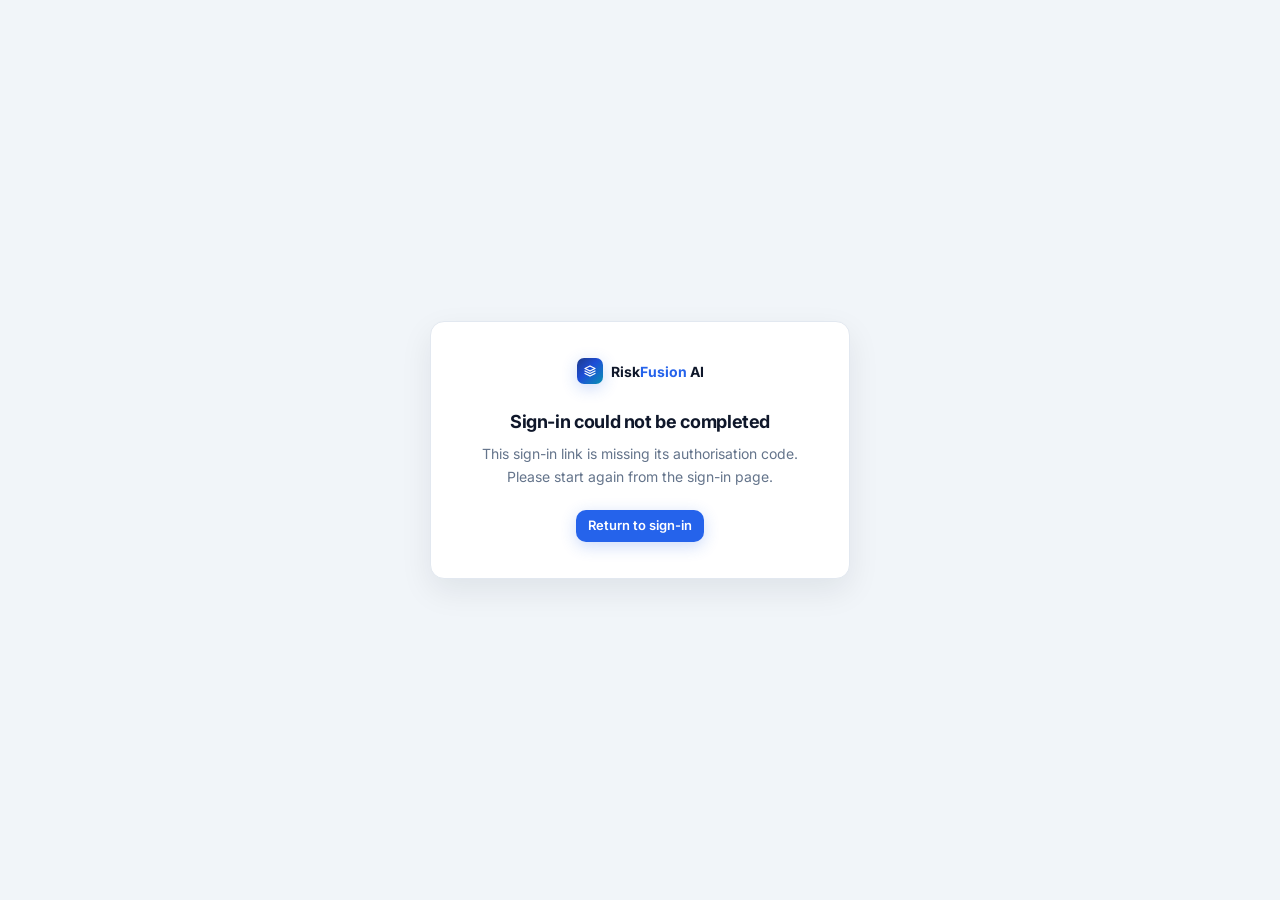
<file: callback.html>
<!DOCTYPE html>
<html lang="en">

<head>
  <meta charset="UTF-8" />
  <meta name="viewport" content="width=device-width, initial-scale=1.0" />
  <title>Completing sign-in · RiskFusion AI</title>
  <meta name="description" content="Completing your RiskFusion AI sign-in." />
  <meta name="robots" content="noindex, nofollow" />
  <link rel="stylesheet" href="styles/design-system.css" />
  <style>
    .callback-shell {
      min-height: 100vh;
      display: flex;
      align-items: center;
      justify-content: center;
      padding: 24px;
      background: var(--bg-subtle);
    }

    .callback-card {
      background: var(--bg-surface);
      border: 1px solid var(--border-default);
      border-radius: var(--r-lg, 14px);
      box-shadow: 0 12px 32px rgba(15, 23, 42, 0.08);
      padding: 36px 32px;
      max-width: 420px;
      width: 100%;
      text-align: center;
    }

    .callback-logo {
      display: inline-flex;
      align-items: center;
      gap: 8px;
      margin-bottom: 24px;
    }

    .callback-title {
      font-size: 1.125rem;
      font-weight: 700;
      color: var(--text-primary);
      margin: 0 0 8px;
      letter-spacing: -0.02em;
    }

    .callback-copy {
      font-size: 0.875rem;
      line-height: 1.6;
      color: var(--text-tertiary);
      margin: 0;
    }

    .spinner {
      width: 30px;
      height: 30px;
      margin: 0 auto 20px;
      border: 3px solid var(--border-default);
      border-top-color: var(--brand-blue-mid);
      border-radius: 50%;
      animation: spin 0.8s linear infinite;
    }

    @keyframes spin {
      to {
        transform: rotate(360deg);
      }
    }

    .callback-actions {
      margin-top: 22px;
    }
  </style>
</head>

<body>
  <main class="callback-shell">
    <div class="callback-card">
      <div class="callback-logo">
        <div class="logo-mark" style="width:26px;height:26px;border-radius:7px;">
          <svg viewBox="0 0 24 24" fill="none" stroke="white" stroke-width="2.5" stroke-linecap="round"
            stroke-linejoin="round" style="width:12px;height:12px;" aria-hidden="true">
            <path d="M12 2L2 7l10 5 10-5-10-5z" />
            <path d="M2 17l10 5 10-5" />
            <path d="M2 12l10 5 10-5" />
          </svg>
        </div>
        <span style="font-size:0.875rem;font-weight:700;color:var(--text-primary);">Risk<span
            style="color:var(--brand-blue-mid);">Fusion</span> AI</span>
      </div>
      <div class="spinner" id="spinner"></div>
      <h1 class="callback-title" id="callback-title">Completing sign-in</h1>
      <p class="callback-copy" id="callback-copy">Verifying your Google account and opening your workspace…</p>
      <div class="callback-actions" id="callback-actions" hidden>
        <a class="btn btn-primary btn-sm" href="signin.html">Return to sign-in</a>
      </div>
    </div>
  </main>

  <script src="scripts/config.js"></script>
  <script src="scripts/auth.js"></script>
  <script>
    (function () {
      const auth = window.RiskFusionAuth;
      const config = window.RISKFUSION_CONFIG;
      const title = document.getElementById('callback-title');
      const copy = document.getElementById('callback-copy');

      function fail(text) {
        document.getElementById('spinner').hidden = true;
        document.getElementById('callback-actions').hidden = false;
        title.textContent = 'Sign-in could not be completed';
        copy.textContent = text;
      }

      function destination() {
        const stored = sessionStorage.getItem('riskfusion.oauth_next');
        sessionStorage.removeItem('riskfusion.oauth_next');
        return stored && /^[\w.-]+\.html(\?[^#]*)?$/.test(stored) ? stored : config.homePage;
      }

      (async function complete() {
        const query = new URLSearchParams(location.search);
        // GoTrue reports provider failures on the query string.
        const failure = query.get('error_description') || query.get('error');
        if (failure) return fail(decodeURIComponent(failure));

        const code = query.get('code');
        if (!code) {
          // Already signed in and landed here by accident? Move along.
          const existing = await auth.getSession();
          if (existing) return location.replace(destination());
          return fail('This sign-in link is missing its authorisation code. Please start again from the sign-in page.');
        }

        try {
          await auth.exchangeCodeForSession(code);
          // Replace so the single-use code never stays in session history.
          location.replace(destination());
        } catch (error) {
          fail(error.message);
        }
      })();
    })();
  </script>
</body>

</html>
</file>
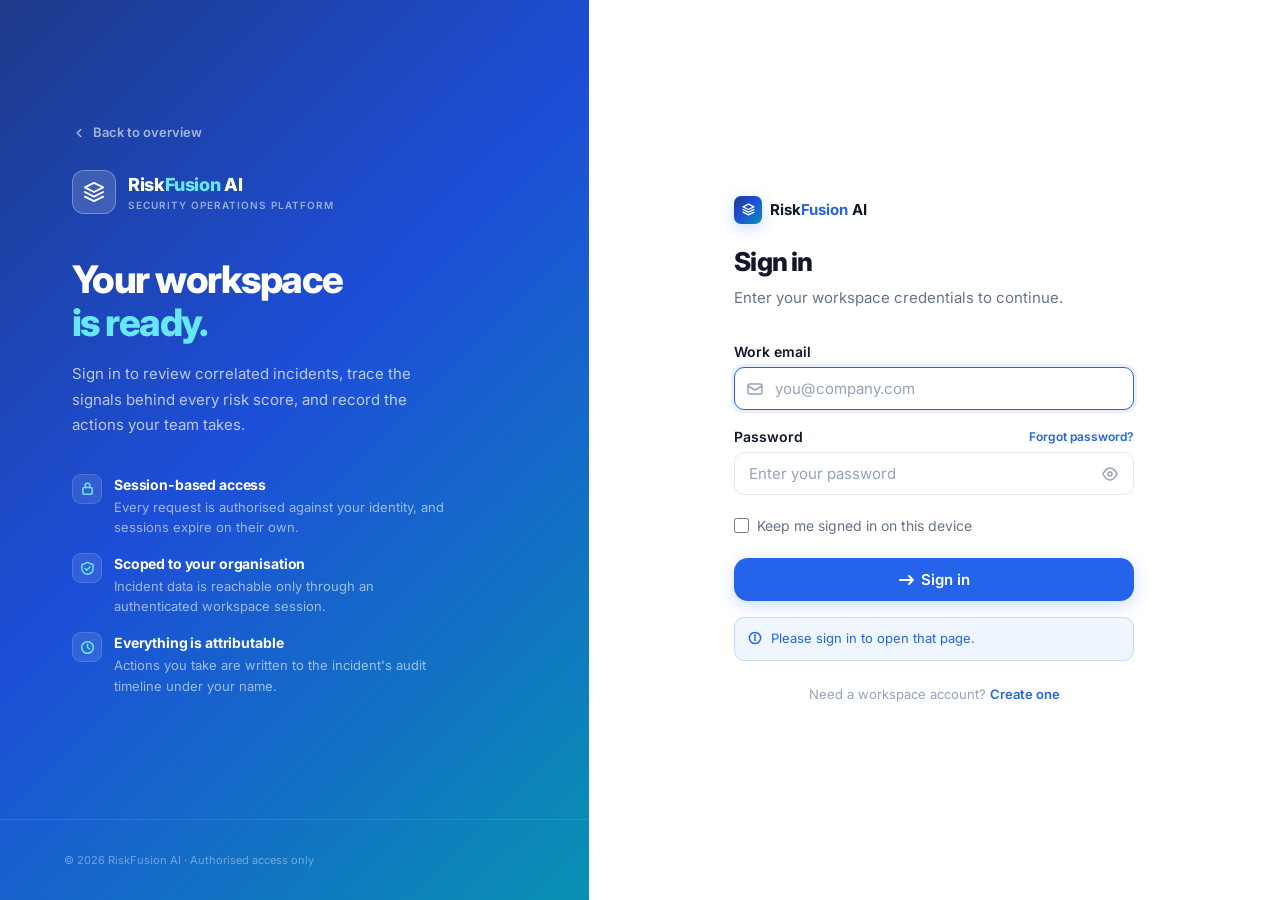
<file: config.html>
<!DOCTYPE html>
<html lang="en">
<head>
  <meta charset="UTF-8" />
  <meta name="viewport" content="width=device-width, initial-scale=1.0" />
  <title>Configuration · RiskFusion AI</title>
  <meta name="description" content="RiskFusion AI — workspace configuration, alert policy and account settings." />
  <meta name="robots" content="noindex, nofollow" />
  <link rel="preconnect" href="https://fonts.googleapis.com" />
  <link rel="preconnect" href="https://fonts.gstatic.com" crossorigin />
  <link href="https://fonts.googleapis.com/css2?family=Inter:wght@400;500;600;700;800&display=swap" rel="stylesheet" />
  <link rel="stylesheet" href="styles/design-system.css" />
  <style>
    .config-grid{display:grid;grid-template-columns:minmax(0,1.4fr) minmax(280px,.8fr);gap:20px}.config-stack{display:grid;gap:20px}.setting-row{display:flex;align-items:center;justify-content:space-between;gap:18px;padding:17px 0;border-bottom:1px solid var(--border-default)}.setting-row:last-child{border-bottom:0}.setting-title{font-weight:700;color:var(--text-primary);font-size:.875rem}.setting-copy{font-size:.78rem;color:var(--text-tertiary);margin-top:4px;line-height:1.45}.switch{appearance:none;width:42px;height:24px;border-radius:20px;background:#cbd5e1;position:relative;transition:.2s;flex-shrink:0;cursor:pointer}.switch:checked{background:var(--brand-blue-mid)}.switch::after{content:"";position:absolute;width:18px;height:18px;top:3px;left:3px;border-radius:50%;background:white;box-shadow:0 1px 3px rgba(15,23,42,.25);transition:.2s}.switch:checked::after{left:21px}.status-row{display:flex;justify-content:space-between;align-items:center;padding:12px 0;border-bottom:1px solid var(--border-default);font-size:.8125rem}.status-row:last-child{border:0}@media(max-width:900px){.config-grid{grid-template-columns:1fr}}@media(max-width:540px){.setting-row{align-items:flex-start}.setting-row .btn{white-space:nowrap}}
  </style>
</head>
<body>
  <div class="app-shell"><aside class="sidebar" id="app-sidebar"></aside><div class="main-area"><header class="topbar" id="app-topbar"></header>
    <main class="page-content">
      <div class="pg-header"><div><div class="pg-eyebrow">Settings</div><h1 class="pg-title">Workspace Configuration</h1><p class="pg-sub">Manage alerting, refresh behaviour and your account.</p></div><div class="pg-actions"><button class="btn btn-primary btn-sm" id="save-settings" type="button">Save changes</button></div></div>
      <div class="config-grid">
        <div class="config-stack">
          <section class="card"><div class="card-head"><div class="card-title">Alert &amp; notification policy</div><span class="badge low">Active</span></div><div class="card-body">
            <div class="setting-row"><div><div class="setting-title">Critical incident alerts</div><div class="setting-copy">Notify the workspace when a critical incident is detected.</div></div><input class="switch" id="critical-alerts" type="checkbox" checked></div>
            <div class="setting-row"><div><div class="setting-title">Real-time dashboard refresh</div><div class="setting-copy">Refresh live operational metrics every 30 seconds while the dashboard is open.</div></div><input class="switch" id="auto-refresh" type="checkbox" checked></div>
            <div class="setting-row"><div><div class="setting-title">Investigation evidence updates</div><div class="setting-copy">Show the latest correlated evidence as it becomes available.</div></div><input class="switch" id="evidence-updates" type="checkbox" checked></div>
          </div></section>
          <section class="card"><div class="card-head"><div class="card-title">Account</div></div><div class="card-body">
            <div class="setting-row"><div><div class="setting-title">Signed in as</div><div class="setting-copy">Your workspace identity, provided by RiskFusion AI authentication.</div></div><span class="badge info mono" id="account-email">Loading…</span></div>
            <div class="setting-row"><div><div class="setting-title">Password</div><div class="setting-copy">Send a password reset link to your registered email address.</div></div><button class="btn btn-secondary btn-sm" id="reset-password" type="button">Send reset link</button></div>
            <div class="setting-row"><div><div class="setting-title">Sign out</div><div class="setting-copy">End this session on this device and return to the sign-in screen.</div></div><button class="btn btn-secondary btn-sm" id="sign-out" type="button">Sign out</button></div>
          </div></section>
        </div>
        <aside class="config-stack">
          <section class="card"><div class="card-head"><div class="card-title">Service health</div></div><div class="card-body" id="service-health"><div class="status-row"><span>RiskFusion API</span><span class="badge info">Checking…</span></div><div class="status-row"><span>Incident data store</span><span class="badge info">Checking…</span></div></div></section>
          <section class="card"><div class="card-head"><div class="card-title">Data retention</div></div><div class="card-body"><p class="setting-copy" style="margin:0">Incident history is preserved for audit. Use <strong>Resolve</strong> or <strong>Close</strong> to complete an incident without removing its record.</p></div></section>
        </aside>
      </div>
    </main>
  </div></div>
  <script src="scripts/config.js"></script>
  <script src="scripts/auth.js"></script>
  <script src="scripts/shell.js"></script>
  <script src="scripts/app.js"></script>
  <script src="scripts/api.js"></script>
  <script>
    renderShell('settings');

    const preferences = ['critical-alerts', 'auto-refresh', 'evidence-updates'];
    preferences.forEach(id => {
      document.getElementById(id).checked = localStorage.getItem(`riskfusion-${id}`) !== 'false';
    });

    document.getElementById('save-settings').addEventListener('click', () => {
      preferences.forEach(id => localStorage.setItem(`riskfusion-${id}`, document.getElementById(id).checked));
      notify('Workspace preferences saved.', 'success');
    });

    document.getElementById('sign-out').addEventListener('click', signOutOfWorkspace);

    const account = window.RiskFusionAuth.currentUser();
    document.getElementById('account-email').textContent = (account && account.email) || 'Unknown';

    document.getElementById('reset-password').addEventListener('click', async (event) => {
      const email = account && account.email;
      if (!email) return notify('No email address is associated with this account.', 'error');
      const button = event.currentTarget;
      button.disabled = true;
      try {
        await window.RiskFusionAuth.sendPasswordReset(email);
        notify(`Password reset link sent to ${email}.`, 'success');
      } catch (error) {
        notify(error.message, 'error');
      } finally {
        button.disabled = false;
      }
    });

    /* Report the real state of each dependency rather than asserting health. */
    (async () => {
      const panel = document.getElementById('service-health');
      const row = (label, badge, state) => `<div class="status-row"><span>${label}</span><span class="badge ${badge}">${state}</span></div>`;
      let apiUp = false;
      try {
        await fetchJSON('/health');
        apiUp = true;
      } catch (error) {
        reportApiError('Service health check failed', error);
      }
      let storeUp = false;
      if (apiUp) {
        try {
          await fetchJSON('/incidents');
          storeUp = true;
        } catch { /* Reported below as unavailable. */ }
      }
      panel.innerHTML =
        row('RiskFusion API', apiUp ? 'low' : 'critical', apiUp ? 'Operational' : 'Unavailable') +
        row('Incident data store', storeUp ? 'low' : 'critical', storeUp ? 'Connected' : 'Unavailable');
    })();
  </script>
</body></html>
</file>
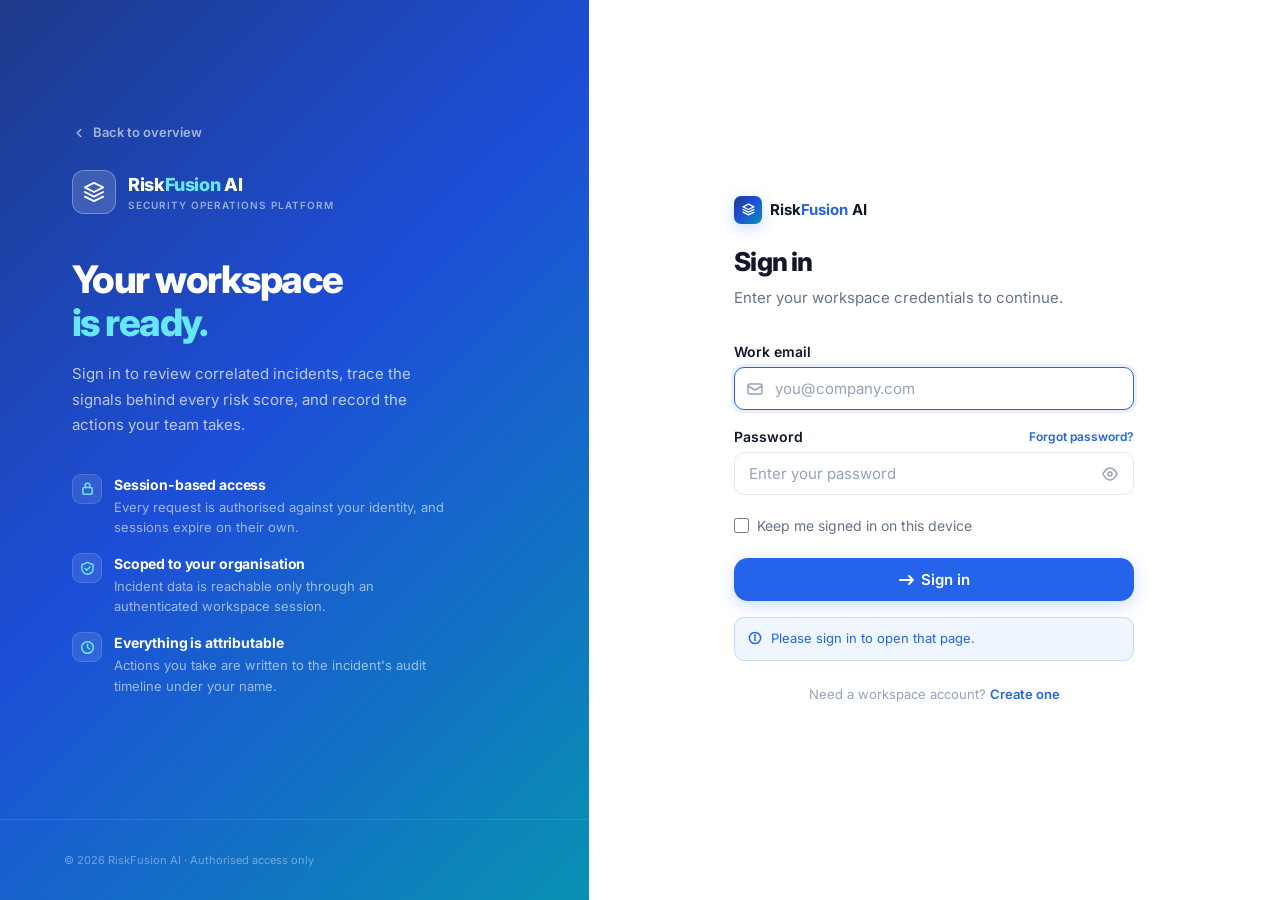
<file: incident.html>
<!DOCTYPE html>
<html lang="en">

<head>
  <meta charset="UTF-8" />
  <meta name="viewport" content="width=device-width, initial-scale=1.0" />
  <meta name="robots" content="noindex, nofollow" />
  <meta name="description" content="RiskFusion AI — Incident INC-2026-0847 Investigation Details" />
  <title>Incident Details — RiskFusion AI</title>
  <link rel="stylesheet" href="styles/design-system.css" />
  <style>
    .incident-grid {
      display: grid;
      grid-template-columns: 340px 1fr;
      gap: 18px;
      align-items: start;
    }

    .left-panel {
      display: flex;
      flex-direction: column;
      gap: 18px;
    }

    .right-panel {
      display: flex;
      flex-direction: column;
      gap: 18px;
    }

    /* Gauge */
    .gauge-svg {
      width: 180px;
      height: 100px;
    }

    .gauge-center {
      text-align: center;
    }

    /* Signal Cards */
    .signals-grid {
      display: grid;
      grid-template-columns: 1fr 1fr;
      gap: 10px;
    }

    .signal-card {
      background: var(--bg-surface);
      border: 1px solid var(--border-default);
      border-radius: var(--r-lg);
      padding: 14px;
      transition: all var(--t-base);
    }

    .signal-card:hover {
      box-shadow: var(--shadow-md);
    }

    .signal-card.flagged {
      border-color: var(--critical-border);
      background: var(--critical-bg);
    }

    .signal-card.warning {
      border-color: var(--high-border);
      background: var(--high-bg);
    }

    .signal-card.caution {
      border-color: var(--medium-border);
      background: var(--medium-bg);
    }

    .signal-card.clear {
      border-color: var(--low-border);
      background: var(--low-bg);
    }

    .sc-icon {
      width: 34px;
      height: 34px;
      border-radius: var(--r-sm);
      display: flex;
      align-items: center;
      justify-content: center;
      margin-bottom: 10px;
    }

    .sc-icon svg {
      width: 17px;
      height: 17px;
    }

    .sc-name {
      font-size: 0.8125rem;
      font-weight: 700;
      color: var(--text-primary);
      margin-bottom: 3px;
    }

    .sc-val {
      font-size: 0.75rem;
      color: var(--text-tertiary);
      line-height: 1.4;
    }

    .sc-sep {
      height: 1px;
      background: rgba(0, 0, 0, 0.05);
      margin: 8px 0;
    }

    .sc-time {
      font-size: 0.6875rem;
      color: var(--text-muted);
      font-weight: 600;
    }

    .action-row {
      display: flex;
      align-items: flex-start;
      gap: 10px;
      padding: 12px;
      border-radius: var(--r-lg);
      border: 1px solid var(--border-default);
      background: var(--bg-surface);
      transition: all var(--t-fast);
      margin-bottom: 8px;
    }

    .action-row:hover {
      border-color: var(--brand-blue-mid);
      background: var(--info-bg);
    }

    .action-row:last-child {
      margin-bottom: 0;
    }

    .action-num {
      width: 22px;
      height: 22px;
      border-radius: 50%;
      background: var(--info-bg);
      color: var(--brand-blue-mid);
      font-size: 0.6875rem;
      font-weight: 800;
      display: flex;
      align-items: center;
      justify-content: center;
      flex-shrink: 0;
      border: 1px solid var(--info-border);
    }

    .action-content .ac-title {
      font-size: 0.875rem;
      font-weight: 600;
      color: var(--text-primary);
      margin-bottom: 2px;
    }

    .action-content .ac-desc {
      font-size: 0.8125rem;
      color: var(--text-tertiary);
      line-height: 1.4;
    }

    .action-content .ac-owner {
      font-size: 0.6875rem;
      color: var(--text-muted);
      margin-top: 4px;
    }

    /* Priority chips */
    .priority-chip {
      display: inline-flex;
      align-items: center;
      gap: 4px;
      padding: 2px 8px;
      border-radius: var(--r-full);
      font-size: 0.625rem;
      font-weight: 700;
      text-transform: uppercase;
      letter-spacing: 0.05em;
    }

    .priority-chip.p1 {
      background: var(--critical-bg);
      color: var(--critical);
    }

    .priority-chip.p2 {
      background: var(--high-bg);
      color: var(--high);
    }

    .priority-chip.p3 {
      background: var(--medium-bg);
      color: var(--medium);
    }

    /* Incident Header Card */
    .incident-header-card {
      background: var(--bg-surface);
      border: 1px solid var(--border-default);
      border-radius: var(--r-xl);
      padding: 20px;
      box-shadow: var(--shadow-xs);
      margin-bottom: 18px;
    }

    .inc-meta-row {
      display: flex;
      gap: 24px;
      flex-wrap: wrap;
      margin-top: 14px;
      padding-top: 14px;
      border-top: 1px solid var(--border-default);
    }

    .inc-meta-item {
      display: flex;
      flex-direction: column;
      gap: 2px;
    }

    .inc-meta-label {
      font-size: 0.6875rem;
      font-weight: 600;
      text-transform: uppercase;
      letter-spacing: 0.06em;
      color: var(--text-muted);
    }

    .inc-meta-val {
      font-size: 0.875rem;
      font-weight: 600;
      color: var(--text-primary);
    }
  </style>
</head>

<body>
  <div class="app-shell">
    <aside class="sidebar" id="app-sidebar"></aside>
    <div class="main-area">
      <header class="topbar" id="app-topbar"></header>
      <div class="page-content">

        <!-- ── Breadcrumb + Header ── -->
        <div
          style="display:flex;align-items:center;gap:6px;font-size:0.8125rem;color:var(--text-muted);margin-bottom:14px;">
          <a href="dashboard.html" style="color:var(--brand-blue-mid);font-weight:600;">SOC Dashboard</a>
          <svg viewBox="0 0 10 10" fill="none" stroke="currentColor" stroke-width="1.5" style="width:10px;height:10px;">
            <path d="M3 2l4 3-4 3" />
          </svg>
          <span>Incident Details</span>
          <svg viewBox="0 0 10 10" fill="none" stroke="currentColor" stroke-width="1.5" style="width:10px;height:10px;">
            <path d="M3 2l4 3-4 3" />
          </svg>
          <span class="mono" id="incident-id-breadcrumb" style="font-weight:700;color:var(--text-primary);">INC-2026-0847</span>
        </div>

        <!-- ── Incident Summary Card ── -->
        <div class="incident-header-card">
          <div style="display:flex;align-items:flex-start;justify-content:space-between;gap:16px;">
            <div style="flex:1;">
              <div style="display:flex;align-items:center;gap:10px;margin-bottom:6px;flex-wrap:wrap;">
                <span class="badge critical" id="severity-badge"><span class="dot"></span>Critical</span>
                <span class="badge open" id="incident-status-badge">Open</span>
                <span class="badge new">New Evidence</span>
                <span style="font-size:0.75rem;color:var(--text-muted);">Opened 14 minutes ago</span>
              </div>
              <h1 id="incident-title"
                style="font-size:1.25rem;font-weight:800;color:var(--text-primary);letter-spacing:-0.03em;margin-bottom:6px;">
                Account Takeover — Impossible Travel Detected
              </h1>
              <p style="font-size:0.9375rem;color:var(--text-tertiary);line-height:1.5;" id="ai-explanation">
                Customer <strong style="color:var(--text-primary);">Example Customer</strong> (CUS-84721) authenticated from
                Mumbai at 02:14 IST,
                followed by a login attempt from Moscow, Russia 47 minutes later — physically impossible.
                Followed by a ₹14.7L wire transfer to an unverified beneficiary.
              </p>
              <button type="button" class="btn btn-secondary btn-sm" id="resolve-incident-btn" style="margin-top:14px;">Resolve Incident</button>
            </div>
            <div style="text-align:center;flex-shrink:0;">
              <!-- Risk Gauge -->
              <div style="margin-bottom:4px;">
                <svg width="160" height="88" viewBox="0 0 160 88">
                  <defs>
                    <linearGradient id="gaugeGrad" x1="0%" y1="0%" x2="100%" y2="0%">
                      <stop offset="0%" stop-color="#059669" />
                      <stop offset="40%" stop-color="#D97706" />
                      <stop offset="70%" stop-color="#EA580C" />
                      <stop offset="100%" stop-color="#DC2626" />
                    </linearGradient>
                  </defs>
                  <!-- Track -->
                  <path d="M20 80 A60 60 0 0 1 140 80" fill="none" stroke="#F1F5F9" stroke-width="12"
                    stroke-linecap="round" />
                  <!-- Fill (94/100 = ~169° of 180°) -->
                  <path id="risk-gauge-fill" d="M20 80 A60 60 0 0 1 140 80" fill="none" stroke="url(#gaugeGrad)" stroke-width="12"
                    stroke-linecap="round" stroke-dasharray="188.5" stroke-dashoffset="11.3" />
                  <!-- Needle -->
                  <line x1="80" y1="80" x2="26" y2="26" stroke="#0F172A" stroke-width="2.5" stroke-linecap="round" />
                  <circle cx="80" cy="80" r="5" fill="#0F172A" />
                </svg>
              </div>
              <div id="risk-score-value"
                style="font-size:2.25rem;font-weight:800;letter-spacing:-0.05em;color:var(--critical);line-height:1;">94
              </div>
              <div
                style="font-size:0.6875rem;font-weight:700;text-transform:uppercase;letter-spacing:0.06em;color:var(--text-muted);">
                Risk Score</div>
            </div>
          </div>

          <div class="inc-meta-row">
            <div class="inc-meta-item">
              <span class="inc-meta-label">Incident ID</span>
              <span class="inc-meta-val mono" style="color:var(--brand-blue-mid);">INC-2026-0847</span>
            </div>
            <div class="inc-meta-item">
              <span class="inc-meta-label">Customer</span>
              <span class="inc-meta-val">Example Customer · CUS-84721</span>
            </div>
            <div class="inc-meta-item">
              <span class="inc-meta-label">Account</span>
              <span class="inc-meta-val">AC-20917 · Savings</span>
            </div>
            <div class="inc-meta-item">
              <span class="inc-meta-label">Assigned Analyst</span>
              <span class="inc-meta-val">L3 Analyst</span>
            </div>
            <div class="inc-meta-item">
              <span class="inc-meta-label">MITRE ATT&CK</span>
              <span class="inc-meta-val">T1078 · Valid Accounts</span>
            </div>
            <div class="inc-meta-item">
              <span class="inc-meta-label">SLA Deadline</span>
              <span class="inc-meta-val" style="color:var(--critical);">46 min remaining</span>
            </div>
            <div class="inc-meta-item">
              <span class="inc-meta-label">AI Confidence</span>
              <span class="inc-meta-val" id="ai-confidence-value">96.4%</span>
            </div>
            <div class="pg-actions" style="margin-left:auto;">
              <a href="ai.html" class="btn btn-primary btn-sm">
                <svg viewBox="0 0 14 14" fill="none" stroke="currentColor" stroke-width="2" stroke-linecap="round"
                  style="width:13px;height:13px;">
                  <rect x="2" y="3" width="10" height="8" rx="1.5" />
                  <path d="M4 3V2a1 1 0 0 1 1-1h4a1 1 0 0 1 1 1v1" />
                </svg>
                AI Investigation
              </a>
              <a href="killchain.html" class="btn btn-secondary btn-sm">View Kill Chain</a>
              <button class="btn btn-danger btn-sm" type="button" data-action="record" data-label="Escalated"
                data-detail="Incident escalated for senior review." data-status="Escalated"
                data-done-label="Escalated">Escalate</button>
            </div>
          </div>
        </div>

        <!-- ── Main Two-column Layout ── -->
        <div class="incident-grid">

          <!-- LEFT: Timeline + Actions -->
          <div class="left-panel">

            <!-- Incident Timeline -->
            <div class="card">
              <div class="card-head">
                <div class="card-title">
                  <svg viewBox="0 0 16 16" fill="none" stroke="currentColor" stroke-width="1.5" stroke-linecap="round">
                    <circle cx="3" cy="4" r="1.5" />
                    <circle cx="3" cy="8" r="1.5" />
                    <circle cx="3" cy="12" r="1.5" />
                    <line x1="6" y1="4" x2="14" y2="4" />
                    <line x1="6" y1="8" x2="14" y2="8" />
                    <line x1="6" y1="12" x2="11" y2="12" />
                  </svg>
                  Incident Timeline
                </div>
              </div>
              <div class="card-body" style="padding:20px 20px 8px;">
                <div class="v-timeline">

                  <div class="v-step">
                    <div class="v-connector done"></div>
                    <div class="v-dot done">
                      <svg viewBox="0 0 10 10" fill="none" stroke="currentColor" stroke-width="2"
                        stroke-linecap="round">
                        <path d="M2 5l2.5 2.5L8 2.5" />
                      </svg>
                    </div>
                    <div class="v-body">
                      <div class="v-time">Jul 16, 2026 · 02:14:07 IST</div>
                      <div class="v-title">Legitimate Login — Mumbai</div>
                      <div class="v-desc">Successful authentication via Mobile banking app (iOS). Device: registered iOS handset.
                        IP: 103.21.4.12 (Mumbai, IN). MFA passed via TOTP.</div>
                    </div>
                  </div>

                  <div class="v-step">
                    <div class="v-connector done"></div>
                    <div class="v-dot warning">
                      <svg viewBox="0 0 10 10" fill="none" stroke="currentColor" stroke-width="2"
                        stroke-linecap="round">
                        <rect x="1" y="1" width="8" height="8" rx="1.5" />
                      </svg>
                    </div>
                    <div class="v-body">
                      <div class="v-time">02:18:43 IST · +4 min</div>
                      <div class="v-title">New Device Fingerprint Detected</div>
                      <div class="v-desc">Android handset (Android 14) registered. Device ID never seen before
                        on account. OS fingerprint mismatch from baseline.</div>
                    </div>
                  </div>

                  <div class="v-step">
                    <div class="v-connector alert"></div>
                    <div class="v-dot alert">
                      <svg viewBox="0 0 10 10" fill="none" stroke="currentColor" stroke-width="2"
                        stroke-linecap="round">
                        <path d="M5 1L1 9h8L5 1z" />
                        <path d="M5 4.5v2" />
                      </svg>
                    </div>
                    <div class="v-body">
                      <div class="v-time">03:01:22 IST · +47 min</div>
                      <div class="v-title">Login from Moscow, Russia — CRITICAL</div>
                      <div class="v-desc">Authentication attempt from IP 95.213.40.114 (Moscow, RU). Distance from prior
                        login: 7,242 km in 47 minutes. Physically impossible. Commercial VPN exit node confirmed.</div>
                    </div>
                  </div>

                  <div class="v-step">
                    <div class="v-connector alert"></div>
                    <div class="v-dot alert">
                      <svg viewBox="0 0 10 10" fill="none" stroke="currentColor" stroke-width="2"
                        stroke-linecap="round">
                        <circle cx="5" cy="5" r="4" />
                        <path d="M5 3v2.5l1.5 1" />
                      </svg>
                    </div>
                    <div class="v-body">
                      <div class="v-time">03:04:11 IST · +3 min</div>
                      <div class="v-title">High-Value Transaction Initiated</div>
                      <div class="v-desc">NEFT transfer of ₹14,72,000 to beneficiary account ••••2714. First
                        transaction to this beneficiary. Above 98th percentile for this customer.</div>
                    </div>
                  </div>

                  <div class="v-step">
                    <div class="v-connector alert"></div>
                    <div class="v-dot alert">
                      <svg viewBox="0 0 10 10" fill="none" stroke="currentColor" stroke-width="2"
                        stroke-linecap="round">
                        <polyline points="1 6 4 3 6 5 9 2" />
                      </svg>
                    </div>
                    <div class="v-body">
                      <div class="v-time">03:04:18 IST · +7 sec</div>
                      <div class="v-title">Risk Score Escalated: 62 → 94</div>
                      <div class="v-desc">ML model triggered full anomaly cascade. Impossible travel + new device +
                        high-value transfer combined score exceeds threshold (90). Auto-escalated to Critical.</div>
                    </div>
                  </div>

                  <div class="v-step">
                    <div class="v-dot success">
                      <svg viewBox="0 0 10 10" fill="none" stroke="currentColor" stroke-width="2"
                        stroke-linecap="round">
                        <path d="M2 5l2.5 2.5L8 2.5" />
                      </svg>
                    </div>
                    <div class="v-body">
                      <div class="v-time">03:04:20 IST · Auto-response</div>
                      <div class="v-title">AI Alert Raised — Analyst Notified</div>
                      <div class="v-desc">RiskFusion AI raised INC-2026-0847 and notified the on-call L3 analyst via
                        PagerDuty + SMS. Transaction placed in pending hold pending review.</div>
                    </div>
                  </div>

                </div>
              </div>
            </div>

            <!-- Recommended Actions -->
            <div class="card">
              <div class="card-head">
                <div class="card-title">
                  <svg viewBox="0 0 16 16" fill="none" stroke="currentColor" stroke-width="1.5" stroke-linecap="round">
                    <path d="M12 4L6 10l-3-3" />
                  </svg>
                  Recommended Actions
                </div>
                <span class="badge critical">P1 — SLA: 46min</span>
              </div>
              <div class="card-body" id="recommended-actions-list">

                <div class="action-row">
                  <div class="action-num">1</div>
                  <div class="action-content">
                    <div class="ac-title">Block Transaction TX-9841 Immediately</div>
                    <div class="ac-desc">Place NEFT transfer of ₹14.72L on indefinite hold. Contact beneficiary bank to
                      freeze receiving account.</div>
                    <div class="ac-owner"><span class="priority-chip p1">P1 — Urgent</span> · Auto-action available
                    </div>
                  </div>
                  <button class="btn btn-danger btn-sm" style="flex-shrink:0;" type="button" data-action="record"
                    data-label="Transaction blocked" data-detail="Flagged transfer placed on hold pending review."
                    data-status="Contained" data-done-label="Blocked">Block</button>
                </div>

                <div class="action-row">
                  <div class="action-num">2</div>
                  <div class="action-content">
                    <div class="ac-title">Force Account Step-Down Authentication</div>
                    <div class="ac-desc">Terminate all active sessions. Require step-up OTP + biometric re-verification
                      before next login.</div>
                    <div class="ac-owner"><span class="priority-chip p1">P1 — Urgent</span> · Auth Service</div>
                  </div>
                  <button class="btn btn-primary btn-sm" style="flex-shrink:0;" type="button" data-action="record"
                    data-label="Step-up authentication enforced"
                    data-detail="Active sessions terminated; re-verification required before next sign-in."
                    data-done-label="Applied">Apply</button>
                </div>

                <div class="action-row">
                  <div class="action-num">3</div>
                  <div class="action-content">
                    <div class="ac-title">Geoblock IP Range — Moscow Exit Node</div>
                    <div class="ac-desc">Add IP 95.213.40.114 and associated /24 subnet to network blocklist. Escalate
                      to Threat Intel team for VPN exit-node mapping.</div>
                    <div class="ac-owner"><span class="priority-chip p2">P2 — High</span> · Network Team</div>
                  </div>
                  <button class="btn btn-secondary btn-sm" style="flex-shrink:0;" type="button" data-action="record"
                    data-label="Source network blocked" data-detail="Originating IP range added to the network blocklist."
                    data-done-label="Applied">Apply</button>
                </div>

                <div class="action-row">
                  <div class="action-num">4</div>
                  <div class="action-content">
                    <div class="ac-title">Customer Notification (Regulatory)</div>
                    <div class="ac-desc">Per RBI guidelines, notify customer Example Customer of suspicious activity within
                      30 minutes via registered mobile and email.</div>
                    <div class="ac-owner"><span class="priority-chip p2">P2 — High</span> · Compliance</div>
                  </div>
                  <button class="btn btn-secondary btn-sm" style="flex-shrink:0;" type="button" data-action="record"
                    data-label="Customer notification sent"
                    data-detail="Regulatory customer notification issued for this incident."
                    data-done-label="Sent">Send</button>
                </div>

              </div>
            </div>
          </div>

          <!-- RIGHT: Correlated Signals + More -->
          <div class="right-panel">

            <!-- Correlated Signals -->
            <div class="card">
              <div class="card-head">
                <div class="card-title">
                  <svg viewBox="0 0 16 16" fill="none" stroke="currentColor" stroke-width="1.5" stroke-linecap="round">
                    <circle cx="3" cy="8" r="2" />
                    <circle cx="13" cy="4" r="2" />
                    <circle cx="13" cy="12" r="2" />
                    <line x1="5" y1="8" x2="11" y2="4" />
                    <line x1="5" y1="8" x2="11" y2="12" />
                  </svg>
                  Correlated Signals
                  <span id="signals-detected-badge"
                    style="background:var(--critical-bg);color:var(--critical);font-size:0.6875rem;font-weight:700;padding:2px 8px;border-radius:var(--r-full);border:1px solid var(--critical-border);">7
                    Detected</span>
                </div>
              </div>
              <div class="card-body">
                <div class="signals-grid" id="signals-grid">

                  <div class="signal-card flagged">
                    <div class="sc-icon" style="background:rgba(220,38,38,0.12);">
                      <svg viewBox="0 0 17 17" fill="none" stroke="var(--critical)" stroke-width="1.5"
                        stroke-linecap="round">
                        <rect x="2" y="2" width="13" height="13" rx="2" />
                        <path d="M6 2v13" />
                        <path d="M11 5h2" />
                        <path d="M11 8h2" />
                        <path d="M11 11h2" />
                      </svg>
                    </div>
                    <div class="sc-name">New Device</div>
                    <div class="sc-val">Android handset — never seen before on account</div>
                    <div class="sc-sep"></div>
                    <div class="sc-time">02:18 IST · <span class="badge critical"
                        style="font-size:0.6rem;">CRITICAL</span></div>
                  </div>

                  <div class="signal-card flagged">
                    <div class="sc-icon" style="background:rgba(220,38,38,0.12);">
                      <svg viewBox="0 0 17 17" fill="none" stroke="var(--critical)" stroke-width="1.5"
                        stroke-linecap="round">
                        <circle cx="8.5" cy="7" r="3" />
                        <path d="M8.5 14.5s-5-3.5-5-7.5A5 5 0 0 1 13.5 7c0 4-5 7.5-5 7.5z" />
                      </svg>
                    </div>
                    <div class="sc-name">Impossible Travel</div>
                    <div class="sc-val">Mumbai → Moscow in 47 min. Distance: 7,242 km</div>
                    <div class="sc-sep"></div>
                    <div class="sc-time">03:01 IST · <span class="badge critical"
                        style="font-size:0.6rem;">CRITICAL</span></div>
                  </div>

                  <div class="signal-card flagged">
                    <div class="sc-icon" style="background:rgba(220,38,38,0.12);">
                      <svg viewBox="0 0 17 17" fill="none" stroke="var(--critical)" stroke-width="1.5"
                        stroke-linecap="round">
                        <path d="M9 3h5v5" />
                        <path d="M14 3l-7 7" />
                        <path d="M3 8v6h6" />
                      </svg>
                    </div>
                    <div class="sc-name">VPN Detected</div>
                    <div class="sc-val">Commercial VPN exit node — Amsterdam server, Moscow egress</div>
                    <div class="sc-sep"></div>
                    <div class="sc-time">03:01 IST · <span class="badge critical"
                        style="font-size:0.6rem;">CRITICAL</span></div>
                  </div>

                  <div class="signal-card warning">
                    <div class="sc-icon" style="background:rgba(234,88,12,0.12);">
                      <svg viewBox="0 0 17 17" fill="none" stroke="var(--high)" stroke-width="1.5"
                        stroke-linecap="round">
                        <path d="M2 8h13M10 4l5 4-5 4" />
                        <path d="M7 4L2 8l5 4" />
                      </svg>
                    </div>
                    <div class="sc-name">High Value Transaction</div>
                    <div class="sc-val">₹14.72L NEFT · 98th percentile for customer segment</div>
                    <div class="sc-sep"></div>
                    <div class="sc-time">03:04 IST · <span class="badge high" style="font-size:0.6rem;">HIGH</span>
                    </div>
                  </div>

                  <div class="signal-card warning">
                    <div class="sc-icon" style="background:rgba(234,88,12,0.12);">
                      <svg viewBox="0 0 17 17" fill="none" stroke="var(--high)" stroke-width="1.5"
                        stroke-linecap="round">
                        <circle cx="8.5" cy="5.5" r="2.5" />
                        <path d="M3 15a5.5 5.5 0 0 1 11 0" />
                        <path d="M12.5 9l2 2-2 2" />
                      </svg>
                    </div>
                    <div class="sc-name">New Beneficiary</div>
                    <div class="sc-val">First transfer to Acc ••••2714 · added 2h before Tx</div>
                    <div class="sc-sep"></div>
                    <div class="sc-time">01:02 IST · <span class="badge high" style="font-size:0.6rem;">HIGH</span>
                    </div>
                  </div>

                  <div class="signal-card caution">
                    <div class="sc-icon" style="background:rgba(217,119,6,0.12);">
                      <svg viewBox="0 0 17 17" fill="none" stroke="var(--medium)" stroke-width="1.5"
                        stroke-linecap="round">
                        <rect x="2" y="5" width="13" height="10" rx="1.5" />
                        <path d="M5 5V3.5A3.5 3.5 0 0 1 12 3.5V5" />
                      </svg>
                    </div>
                    <div class="sc-name">Multiple Failed Logins</div>
                    <div class="sc-val">4 failed attempts prior to successful auth from Mumbai</div>
                    <div class="sc-sep"></div>
                    <div class="sc-time">02:12 IST · <span class="badge medium" style="font-size:0.6rem;">MEDIUM</span>
                    </div>
                  </div>

                  <div class="signal-card caution" style="grid-column:span 2;">
                    <div style="display:flex;align-items:center;gap:10px;">
                      <div class="sc-icon" style="background:rgba(217,119,6,0.12);margin-bottom:0;flex-shrink:0;">
                        <svg viewBox="0 0 17 17" fill="none" stroke="var(--medium)" stroke-width="1.5"
                          stroke-linecap="round">
                          <path d="M2 8.5h13M8.5 3.5l2.5 5-5 0z" />
                          <path d="M6 12.5h5" />
                        </svg>
                      </div>
                      <div>
                        <div class="sc-name">High-Risk Merchant Category</div>
                        <div class="sc-val">Beneficiary account associated with MCCs: Crypto Exchange, Money Transfer —
                          flagged in last 30d by Threat Intel</div>
                      </div>
                      <div style="margin-left:auto;flex-shrink:0;"><span class="badge medium"
                          style="font-size:0.6rem;">MEDIUM</span></div>
                    </div>
                  </div>

                </div>
              </div>
            </div>

            <!-- Raw Evidence -->
            <div class="card">
              <div class="card-head">
                <div class="card-title">
                  <svg viewBox="0 0 16 16" fill="none" stroke="currentColor" stroke-width="1.5" stroke-linecap="round">
                    <rect x="2" y="1" width="12" height="14" rx="1.5" />
                    <line x1="5" y1="5" x2="11" y2="5" />
                    <line x1="5" y1="8" x2="11" y2="8" />
                    <line x1="5" y1="11" x2="8" y2="11" />
                  </svg>
                  Raw Evidence — Log Extracts
                </div>
                <button class="btn btn-ghost btn-sm" type="button" data-action="print">Download</button>
              </div>
              <div class="card-body" style="padding:0;">
                <div
                  style="font-family:'SF Mono','Consolas','Courier New',monospace;font-size:0.75rem;line-height:1.8;padding:16px 20px;background:#F8FAFC;border-radius:0 0 var(--r-xl) var(--r-xl);overflow-x:auto;max-height:200px;overflow-y:auto;">
                  <div style="color:#64748B;"># Auth Log — 2026-07-16</div>
                  <div><span style="color:#059669;">2026-07-16T02:14:07+05:30</span> <span
                      style="color:#2563EB;">AUTH</span> <span style="color:#0F172A;">SUCCESS</span> CUS-84721
                    ip=103.21.4.12 device=ios-handset geo=Mumbai,IN mfa=TOTP</div>
                  <div><span style="color:#D97706;">2026-07-16T02:18:43+05:30</span> <span
                      style="color:#7C3AED;">DEVICE</span> <span style="color:#0F172A;">NEW_DEVICE</span> CUS-84721
                    device=android-handset os=Android14 first_seen=TRUE</div>
                  <div><span style="color:#DC2626;">2026-07-16T03:01:22+05:30</span> <span
                      style="color:#DC2626;">AUTH</span> <span style="color:#0F172A;">SUCCESS</span> CUS-84721
                    ip=95.213.40.114 device=android-handset geo=Moscow,RU vpn=commercial-vpn</div>
                  <div style="color:#DC2626;"> ^ IMPOSSIBLE_TRAVEL: dist=7242km time=47min speed_required=9243kph</div>
                  <div><span style="color:#DC2626;">2026-07-16T03:04:11+05:30</span> <span
                      style="color:#DC2626;">TXN</span> <span style="color:#0F172A;">INITIATED</span> type=NEFT
                    amt=1472000 benef=••••2714 new_benef=TRUE added_at=01:02</div>
                  <div><span style="color:#2563EB;">2026-07-16T03:04:18+05:30</span> <span
                      style="color:#7C3AED;">RISKAI</span> <span style="color:#0F172A;">ESCALATE</span> score=62→94
                    threshold=90 INC=INC-2026-0847 auto_hold=TX-9841</div>
                </div>
              </div>
            </div>

          </div><!-- end right-panel -->
        </div><!-- end incident-grid -->
      </div>
    </div>
  </div>

  <script src="scripts/config.js"></script>
<script src="scripts/auth.js"></script>
<script src="scripts/shell.js"></script>
  <script src="scripts/app.js"></script>
  <script src="scripts/api.js"></script>
  <script src="scripts/risk-assessment.js"></script>
  <script>
    renderShell('incident');
    loadLiveRiskAssessment();
  </script>
  <script src="scripts/live-state.js?v=4"></script>
</body>

</html>
</file>
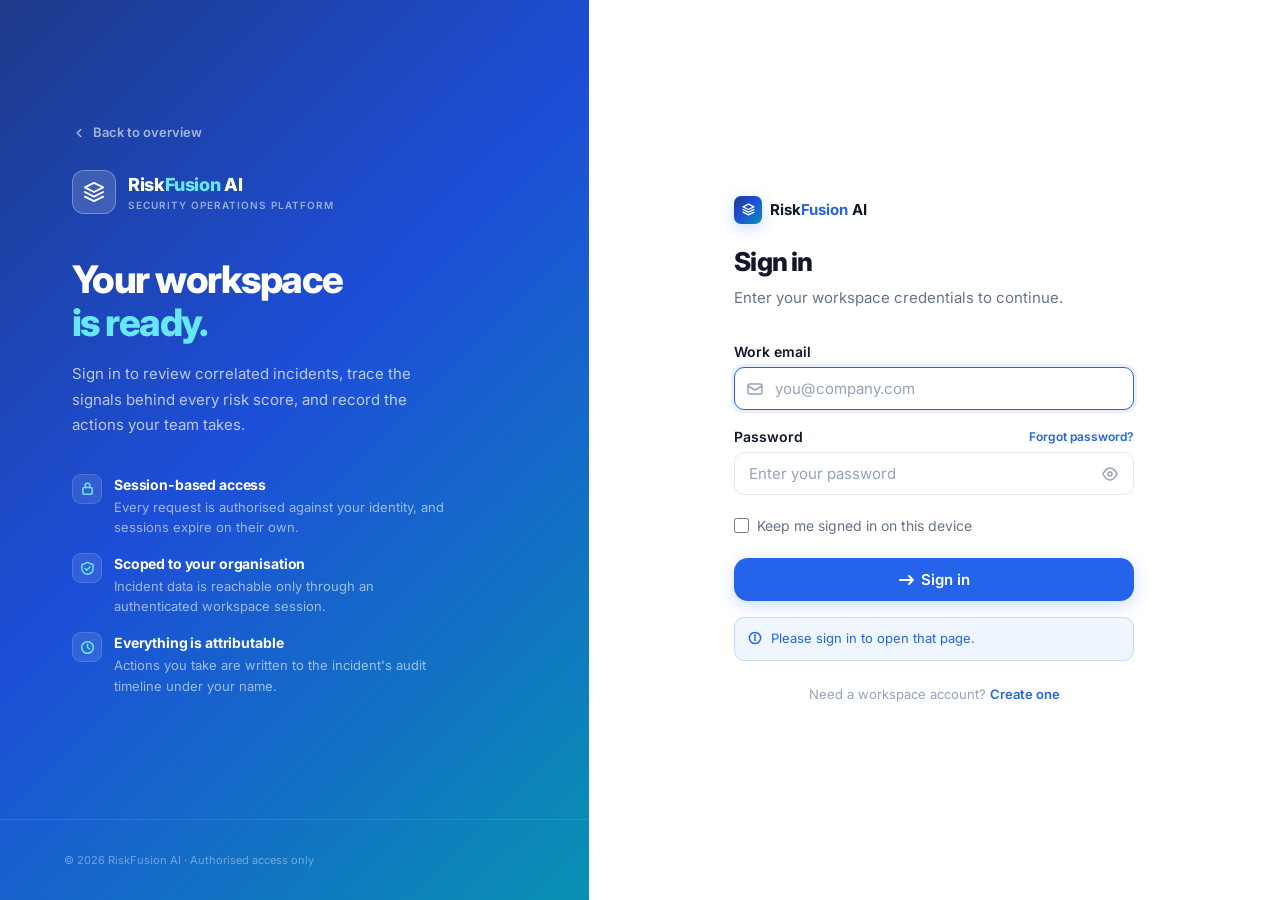
<file: investigation.html>
<!DOCTYPE html>
<html lang="en">

<head>
  <meta charset="UTF-8" />
  <meta name="viewport" content="width=device-width, initial-scale=1.0" />
  <meta name="robots" content="noindex, nofollow" />
  <meta name="description" content="RiskFusion AI — Active Investigations workspace for SOC analysts" />
  <title>Investigations — RiskFusion AI</title>
  <link rel="stylesheet" href="styles/design-system.css" />
  <style>
    /* ── Investigation Cards ── */
    .inv-grid {
      display: grid;
      grid-template-columns: repeat(2, 1fr);
      gap: 18px;
    }

    .inv-card {
      background: var(--bg-surface);
      border: 1px solid var(--border-default);
      border-radius: var(--r-xl);
      overflow: hidden;
      box-shadow: var(--shadow-xs);
      transition: all var(--t-base);
      cursor: pointer;
    }

    .inv-card:hover {
      box-shadow: var(--shadow-lg);
      border-color: var(--border-strong);
      transform: translateY(-1px);
    }

    .inv-card-head {
      padding: 18px 20px 14px;
      border-bottom: 1px solid var(--border-default);
    }

    .inv-card-id {
      font-family: monospace;
      font-size: 0.75rem;
      font-weight: 700;
      color: var(--brand-blue-mid);
      margin-bottom: 6px;
      display: flex;
      align-items: center;
      gap: 8px;
    }

    .inv-card-title {
      font-size: 1rem;
      font-weight: 700;
      color: var(--text-primary);
      letter-spacing: -0.02em;
      margin-bottom: 6px;
      line-height: 1.3;
    }

    .inv-card-meta {
      font-size: 0.8125rem;
      color: var(--text-tertiary);
      display: flex;
      align-items: center;
      gap: 10px;
      flex-wrap: wrap;
    }

    .inv-card-body {
      padding: 16px 20px;
    }

    .inv-progress-label {
      display: flex;
      justify-content: space-between;
      align-items: center;
      font-size: 0.75rem;
      font-weight: 600;
      color: var(--text-muted);
      margin-bottom: 6px;
    }

    .inv-progress {
      height: 6px;
      background: var(--bg-muted);
      border-radius: var(--r-full);
      overflow: hidden;
    }

    .inv-progress-fill {
      height: 100%;
      border-radius: var(--r-full);
      background: linear-gradient(90deg, var(--brand-blue-mid), var(--brand-cyan-light));
      transition: width 1s ease;
    }

    .inv-checklist {
      margin-top: 14px;
      display: flex;
      flex-direction: column;
      gap: 6px;
    }

    .inv-check-item {
      display: flex;
      align-items: center;
      gap: 8px;
      font-size: 0.8125rem;
      color: var(--text-tertiary);
    }

    .inv-check-item.done {
      color: var(--low);
    }

    .inv-check-item.done .check-icon {
      color: var(--low);
    }

    .inv-check-item.active {
      color: var(--brand-blue-mid);
      font-weight: 600;
    }

    .inv-check-item.active .check-icon {
      color: var(--brand-blue-mid);
    }

    .check-icon svg {
      width: 14px;
      height: 14px;
    }

    .inv-card-foot {
      padding: 12px 20px;
      background: var(--bg-subtle);
      border-top: 1px solid var(--border-default);
      display: flex;
      align-items: center;
      gap: 10px;
    }

    /* ── Analyst Workload Panel ── */
    .workload-grid {
      display: grid;
      grid-template-columns: repeat(4, 1fr);
      gap: 14px;
      margin-bottom: 20px;
    }

    .analyst-card {
      background: var(--bg-surface);
      border: 1px solid var(--border-default);
      border-radius: var(--r-xl);
      padding: 18px;
      box-shadow: var(--shadow-xs);
      transition: all var(--t-base);
    }

    .analyst-card:hover {
      box-shadow: var(--shadow-md);
    }

    .ac-avatar {
      width: 44px;
      height: 44px;
      border-radius: 50%;
      display: flex;
      align-items: center;
      justify-content: center;
      font-size: 0.875rem;
      font-weight: 800;
      color: white;
      margin-bottom: 12px;
    }

    .ac-name {
      font-size: 0.9375rem;
      font-weight: 700;
      color: var(--text-primary);
      margin-bottom: 2px;
    }

    .ac-role {
      font-size: 0.75rem;
      color: var(--text-muted);
      margin-bottom: 12px;
    }

    .ac-stat-row {
      display: flex;
      justify-content: space-between;
      font-size: 0.8125rem;
      padding: 5px 0;
      border-bottom: 1px solid var(--border-default);
    }

    .ac-stat-row:last-child {
      border-bottom: none;
    }

    .ac-stat-label {
      color: var(--text-tertiary);
    }

    .ac-stat-val {
      font-weight: 700;
    }

    .ac-status-dot {
      width: 8px;
      height: 8px;
      border-radius: 50%;
      display: inline-block;
      margin-right: 4px;
    }

    /* ── Evidence Workspace ── */
    .evidence-workspace {
      display: grid;
      grid-template-columns: 1fr 1fr 1fr;
      gap: 14px;
    }

    .ew-card {
      background: var(--bg-surface);
      border: 1px solid var(--border-default);
      border-radius: var(--r-lg);
      padding: 16px;
      transition: all var(--t-base);
      cursor: pointer;
    }

    .ew-card:hover {
      box-shadow: var(--shadow-md);
      border-color: var(--border-strong);
    }

    .ew-icon {
      width: 38px;
      height: 38px;
      border-radius: var(--r-md);
      display: flex;
      align-items: center;
      justify-content: center;
      margin-bottom: 10px;
    }

    .ew-icon svg {
      width: 18px;
      height: 18px;
    }

    .ew-name {
      font-size: 0.875rem;
      font-weight: 700;
      color: var(--text-primary);
      margin-bottom: 4px;
    }

    .ew-val {
      font-size: 0.8125rem;
      color: var(--text-tertiary);
      line-height: 1.4;
    }

    .ew-meta {
      font-size: 0.6875rem;
      color: var(--text-muted);
      margin-top: 8px;
      padding-top: 8px;
      border-top: 1px solid var(--border-default);
    }

    /* ── Timeline dots in card ── */
    .mini-timeline {
      display: flex;
      align-items: center;
      gap: 4px;
      margin-top: 10px;
    }

    .mt-dot {
      width: 10px;
      height: 10px;
      border-radius: 50%;
      flex-shrink: 0;
    }

    .mt-line {
      flex: 1;
      height: 2px;
      background: var(--border-default);
    }

    /* ── Linked Cases panel ── */
    .linked-row {
      display: flex;
      align-items: center;
      gap: 10px;
      padding: 10px 0;
      border-bottom: 1px solid var(--border-default);
      font-size: 0.8125rem;
      cursor: pointer;
      transition: all var(--t-fast);
    }

    .linked-row:hover {
      padding-left: 6px;
      color: var(--brand-blue-mid);
    }

    .linked-row:last-child {
      border-bottom: none;
    }

    /* ── Notes Area ── */
    .note-input {
      width: 100%;
      min-height: 100px;
      padding: 12px 14px;
      border: 1.5px solid var(--border-default);
      border-radius: var(--r-lg);
      font-size: 0.875rem;
      font-family: inherit;
      color: var(--text-primary);
      resize: vertical;
      outline: none;
      background: var(--bg-surface);
      transition: all var(--t-fast);
    }

    .note-input:focus {
      border-color: var(--border-focus);
      box-shadow: 0 0 0 3px rgba(37, 99, 235, 0.08);
    }

    .note-item {
      padding: 12px 14px;
      background: var(--bg-subtle);
      border-radius: var(--r-lg);
      border: 1px solid var(--border-default);
      margin-bottom: 8px;
      font-size: 0.875rem;
      color: var(--text-primary);
      line-height: 1.5;
    }

    .note-meta {
      font-size: 0.6875rem;
      color: var(--text-muted);
      margin-top: 5px;
    }

    .two-col {
      display: grid;
      grid-template-columns: 1fr 320px;
      gap: 18px;
    }

    @media (max-width: 760px) {
      .inv-grid, .workload-grid, .evidence-workspace, .two-col { grid-template-columns: 1fr; }
      .detail-panel { min-width: 0; }
    }
  </style>
</head>

<body>
  <div class="app-shell">
    <aside class="sidebar" id="app-sidebar"></aside>
    <div class="main-area">
      <header class="topbar" id="app-topbar"></header>
      <div class="page-content">

        <!-- ── Header ── -->
        <div class="pg-header">
          <div>
            <div class="pg-eyebrow">Operations · Active Investigations</div>
            <h1 class="pg-title">Investigations</h1>
            <p class="pg-sub">4 active investigations assigned to your team · <span id="live-time">--:--:--</span> IST
            </p>
          </div>
          <div class="pg-actions">
            <button class="btn btn-secondary btn-sm">
              <svg viewBox="0 0 14 14" fill="none" stroke="currentColor" stroke-width="1.5" stroke-linecap="round">
                <path d="M2 4h10M4 7h6M6 10h2" />
              </svg>
              Filter
            </button>
            <button class="btn btn-primary btn-sm" type="button" data-action="record" data-label="Investigation started"
              data-detail="An analyst opened a formal investigation." data-status="Investigating"
              data-done-label="Investigation started">
              <svg viewBox="0 0 14 14" fill="none" stroke="currentColor" stroke-width="2" stroke-linecap="round">
                <line x1="7" y1="1" x2="7" y2="13" />
                <line x1="1" y1="7" x2="13" y2="7" />
              </svg>
              Start Investigation
            </button>
          </div>
        </div>

        <!-- ── Analyst Workload ── -->
        <div style="margin-bottom:6px;">
          <div
            style="font-size:0.75rem;font-weight:700;text-transform:uppercase;letter-spacing:0.08em;color:var(--text-muted);margin-bottom:12px;">
            Analyst Workload — Real-Time</div>
          <div class="workload-grid">
            <div class="analyst-card">
              <div class="ac-avatar" style="background:#2563EB;">PS</div>
              <div class="ac-name">L3 Analyst</div>
              <div class="ac-role">SOC Analyst L3 · Lead</div>
              <div class="ac-stat-row"><span class="ac-stat-label">Open Cases</span><span class="ac-stat-val"
                  style="color:var(--critical);">5</span></div>
              <div class="ac-stat-row"><span class="ac-stat-label">Resolved Today</span><span class="ac-stat-val"
                  style="color:var(--low);">8</span></div>
              <div class="ac-stat-row"><span class="ac-stat-label">MTTR</span><span class="ac-stat-val">1h 14m</span>
              </div>
              <div
                style="margin-top:10px;display:flex;align-items:center;gap:5px;font-size:0.75rem;color:var(--low);font-weight:600;">
                <span class="ac-status-dot" style="background:var(--low);"></span>Online · Active
              </div>
            </div>
            <div class="analyst-card">
              <div class="ac-avatar" style="background:#0891B2;">RM</div>
              <div class="ac-name">L2 Analyst</div>
              <div class="ac-role">SOC Analyst L2</div>
              <div class="ac-stat-row"><span class="ac-stat-label">Open Cases</span><span class="ac-stat-val"
                  style="color:var(--high);">3</span></div>
              <div class="ac-stat-row"><span class="ac-stat-label">Resolved Today</span><span class="ac-stat-val"
                  style="color:var(--low);">6</span></div>
              <div class="ac-stat-row"><span class="ac-stat-label">MTTR</span><span class="ac-stat-val">1h 48m</span>
              </div>
              <div
                style="margin-top:10px;display:flex;align-items:center;gap:5px;font-size:0.75rem;color:var(--low);font-weight:600;">
                <span class="ac-status-dot" style="background:var(--low);"></span>Online · Active
              </div>
            </div>
            <div class="analyst-card">
              <div class="ac-avatar" style="background:#7C3AED;">AI</div>
              <div class="ac-name">L2 Analyst</div>
              <div class="ac-role">SOC Analyst L2</div>
              <div class="ac-stat-row"><span class="ac-stat-label">Open Cases</span><span class="ac-stat-val"
                  style="color:var(--medium);">2</span></div>
              <div class="ac-stat-row"><span class="ac-stat-label">Resolved Today</span><span class="ac-stat-val"
                  style="color:var(--low);">4</span></div>
              <div class="ac-stat-row"><span class="ac-stat-label">MTTR</span><span class="ac-stat-val">2h 02m</span>
              </div>
              <div
                style="margin-top:10px;display:flex;align-items:center;gap:5px;font-size:0.75rem;color:var(--medium);font-weight:600;">
                <span class="ac-status-dot" style="background:var(--medium);"></span>Online · In Investigation
              </div>
            </div>
            <div class="analyst-card">
              <div class="ac-avatar" style="background:#059669;">VN</div>
              <div class="ac-name">L1 Analyst</div>
              <div class="ac-role">SOC Analyst L3</div>
              <div class="ac-stat-row"><span class="ac-stat-label">Open Cases</span><span class="ac-stat-val"
                  style="color:var(--critical);">4</span></div>
              <div class="ac-stat-row"><span class="ac-stat-label">Resolved Today</span><span class="ac-stat-val"
                  style="color:var(--low);">5</span></div>
              <div class="ac-stat-row"><span class="ac-stat-label">MTTR</span><span class="ac-stat-val">1h 31m</span>
              </div>
              <div
                style="margin-top:10px;display:flex;align-items:center;gap:5px;font-size:0.75rem;color:var(--text-muted);font-weight:600;">
                <span class="ac-status-dot" style="background:var(--text-muted);"></span>Away · Break
              </div>
            </div>
          </div>
        </div>

        <!-- ── Active Investigation Cards ── -->
        <div
          style="font-size:0.75rem;font-weight:700;text-transform:uppercase;letter-spacing:0.08em;color:var(--text-muted);margin-bottom:12px;margin-top:24px;">
          Active Investigations</div>
        <div class="inv-grid">

          <!-- Investigation 1: INC-0847 -->
          <a href="incident.html" class="inv-card" style="text-decoration:none;">
            <div class="inv-card-head">
              <div class="inv-card-id">
                INC-2026-0847
                <span class="badge critical"><span class="dot"></span>Critical</span>
                <span class="badge open" style="margin-left:auto;">Open</span>
              </div>
              <div class="inv-card-title">Account Takeover — Impossible Travel Detected</div>
              <div class="inv-card-meta">
                <div style="display:flex;align-items:center;gap:5px;">
                  <div
                    style="width:20px;height:20px;border-radius:50%;background:#2563EB;display:flex;align-items:center;justify-content:center;font-size:0.5rem;font-weight:800;color:white;">
                    PS</div>
                  L3 Analyst
                </div>
                <span>·</span>
                <span>Risk Score <strong style="color:var(--critical);">94</strong></span>
                <span>·</span>
                <span style="color:var(--critical);font-weight:600;">SLA Breached</span>
              </div>
            </div>
            <div class="inv-card-body">
              <div class="inv-progress-label">
                <span>Investigation Progress</span>
                <span style="color:var(--brand-blue-mid);font-weight:700;">65%</span>
              </div>
              <div class="inv-progress">
                <div class="inv-progress-fill" style="width:65%;"></div>
              </div>
              <div class="inv-checklist">
                <div class="inv-check-item done">
                  <div class="check-icon"><svg viewBox="0 0 14 14" fill="none" stroke="currentColor" stroke-width="2"
                      stroke-linecap="round">
                      <path d="M2 7l3.5 3.5L12 3.5" />
                    </svg></div>
                  Evidence collection — 7 correlated signals
                </div>
                <div class="inv-check-item done">
                  <div class="check-icon"><svg viewBox="0 0 14 14" fill="none" stroke="currentColor" stroke-width="2"
                      stroke-linecap="round">
                      <path d="M2 7l3.5 3.5L12 3.5" />
                    </svg></div>
                  AI analysis — Report generated (96.4% confidence)
                </div>
                <div class="inv-check-item active">
                  <div class="check-icon"><svg viewBox="0 0 14 14" fill="none" stroke="currentColor" stroke-width="2">
                      <circle cx="7" cy="7" r="5.5" />
                      <path d="M7 4.5v3l2 1.5" stroke-linecap="round" />
                    </svg></div>
                  Transaction block — Pending analyst approval
                </div>
                <div class="inv-check-item">
                  <div class="check-icon"><svg viewBox="0 0 14 14" fill="none" stroke="currentColor" stroke-width="1.5">
                      <circle cx="7" cy="7" r="5.5" />
                    </svg></div>
                  Customer notification (RBI mandated — 30 min)
                </div>
                <div class="inv-check-item">
                  <div class="check-icon"><svg viewBox="0 0 14 14" fill="none" stroke="currentColor" stroke-width="1.5">
                      <circle cx="7" cy="7" r="5.5" />
                    </svg></div>
                  STR filing with FIU-IND (PMLA §12A)
                </div>
              </div>
              <div class="mini-timeline" style="margin-top:14px;">
                <div class="mt-dot" style="background:#2563EB;"></div>
                <div class="mt-line"></div>
                <div class="mt-dot" style="background:#2563EB;"></div>
                <div class="mt-line"></div>
                <div class="mt-dot" style="background:#2563EB;border:2px solid #2563EB;background:white;"></div>
                <div class="mt-line" style="background:#E2E8F0;"></div>
                <div class="mt-dot" style="background:#E2E8F0;"></div>
                <div class="mt-line" style="background:#E2E8F0;"></div>
                <div class="mt-dot" style="background:#E2E8F0;"></div>
              </div>
            </div>
            <div class="inv-card-foot">
              <svg viewBox="0 0 14 14" fill="none" stroke="var(--text-muted)" stroke-width="1.5"
                style="width:13px;height:13px;">
                <circle cx="7" cy="7" r="5.5" />
                <path d="M7 4.5v3l2 1.5" stroke-linecap="round" />
              </svg>
              <span style="font-size:0.75rem;color:var(--text-muted);">Last updated 8 min ago</span>
              <span class="sla-pill breach" style="margin-left:auto;">SLA Breach</span>
            </div>
          </a>

          <!-- Investigation 2: INC-0846 -->
          <a href="incident.html" class="inv-card" style="text-decoration:none;">
            <div class="inv-card-head">
              <div class="inv-card-id">
                INC-2026-0846
                <span class="badge high"><span class="dot"></span>High</span>
                <span class="badge investigating" style="margin-left:auto;">Investigating</span>
              </div>
              <div class="inv-card-title">Suspicious Wire Transfer — New Beneficiary</div>
              <div class="inv-card-meta">
                <div style="display:flex;align-items:center;gap:5px;">
                  <div
                    style="width:20px;height:20px;border-radius:50%;background:#0891B2;display:flex;align-items:center;justify-content:center;font-size:0.5rem;font-weight:800;color:white;">
                    RM</div>
                  L2 Analyst
                </div>
                <span>·</span>
                <span>Risk Score <strong style="color:var(--high);">81</strong></span>
                <span>·</span>
                <span style="color:var(--medium);font-weight:600;">58 min SLA</span>
              </div>
            </div>
            <div class="inv-card-body">
              <div class="inv-progress-label">
                <span>Investigation Progress</span>
                <span style="color:var(--brand-blue-mid);font-weight:700;">40%</span>
              </div>
              <div class="inv-progress">
                <div class="inv-progress-fill" style="width:40%;"></div>
              </div>
              <div class="inv-checklist">
                <div class="inv-check-item done">
                  <div class="check-icon"><svg viewBox="0 0 14 14" fill="none" stroke="currentColor" stroke-width="2"
                      stroke-linecap="round">
                      <path d="M2 7l3.5 3.5L12 3.5" />
                    </svg></div>
                  Transaction flagged and placed on hold
                </div>
                <div class="inv-check-item active">
                  <div class="check-icon"><svg viewBox="0 0 14 14" fill="none" stroke="currentColor" stroke-width="2">
                      <circle cx="7" cy="7" r="5.5" />
                      <path d="M7 4.5v3l2 1.5" stroke-linecap="round" />
                    </svg></div>
                  Beneficiary account verification — In Progress
                </div>
                <div class="inv-check-item">
                  <div class="check-icon"><svg viewBox="0 0 14 14" fill="none" stroke="currentColor" stroke-width="1.5">
                      <circle cx="7" cy="7" r="5.5" />
                    </svg></div>
                  Customer call-back verification
                </div>
                <div class="inv-check-item">
                  <div class="check-icon"><svg viewBox="0 0 14 14" fill="none" stroke="currentColor" stroke-width="1.5">
                      <circle cx="7" cy="7" r="5.5" />
                    </svg></div>
                  AI risk assessment and report generation
                </div>
              </div>
              <div class="mini-timeline" style="margin-top:14px;">
                <div class="mt-dot" style="background:#2563EB;"></div>
                <div class="mt-line"></div>
                <div class="mt-dot" style="background:#2563EB;border:2px solid #2563EB;background:white;"></div>
                <div class="mt-line" style="background:#E2E8F0;"></div>
                <div class="mt-dot" style="background:#E2E8F0;"></div>
                <div class="mt-line" style="background:#E2E8F0;"></div>
                <div class="mt-dot" style="background:#E2E8F0;"></div>
              </div>
            </div>
            <div class="inv-card-foot">
              <svg viewBox="0 0 14 14" fill="none" stroke="var(--text-muted)" stroke-width="1.5"
                style="width:13px;height:13px;">
                <circle cx="7" cy="7" r="5.5" />
                <path d="M7 4.5v3l2 1.5" stroke-linecap="round" />
              </svg>
              <span style="font-size:0.75rem;color:var(--text-muted);">Last updated 22 min ago</span>
              <span class="sla-pill warning" style="margin-left:auto;">58 min left</span>
            </div>
          </a>

          <!-- Investigation 3: INC-0844 -->
          <a href="incident.html" class="inv-card" style="text-decoration:none;">
            <div class="inv-card-head">
              <div class="inv-card-id">
                INC-2026-0844
                <span class="badge critical"><span class="dot"></span>Critical</span>
                <span class="badge open" style="margin-left:auto;">Open</span>
              </div>
              <div class="inv-card-title">Privilege Escalation — Admin Panel Access Outside Hours</div>
              <div class="inv-card-meta">
                <div style="display:flex;align-items:center;gap:5px;">
                  <div
                    style="width:20px;height:20px;border-radius:50%;background:#059669;display:flex;align-items:center;justify-content:center;font-size:0.5rem;font-weight:800;color:white;">
                    VN</div>
                  L1 Analyst
                </div>
                <span>·</span>
                <span>Risk Score <strong style="color:var(--critical);">89</strong></span>
                <span>·</span>
                <span style="color:var(--critical);font-weight:600;">SLA Breached</span>
              </div>
            </div>
            <div class="inv-card-body">
              <div class="inv-progress-label">
                <span>Investigation Progress</span>
                <span style="color:var(--brand-blue-mid);font-weight:700;">25%</span>
              </div>
              <div class="inv-progress">
                <div class="inv-progress-fill" style="width:25%;"></div>
              </div>
              <div class="inv-checklist">
                <div class="inv-check-item done">
                  <div class="check-icon"><svg viewBox="0 0 14 14" fill="none" stroke="currentColor" stroke-width="2"
                      stroke-linecap="round">
                      <path d="M2 7l3.5 3.5L12 3.5" />
                    </svg></div>
                  Incident raised and escalated to L3
                </div>
                <div class="inv-check-item active">
                  <div class="check-icon"><svg viewBox="0 0 14 14" fill="none" stroke="currentColor" stroke-width="2">
                      <circle cx="7" cy="7" r="5.5" />
                      <path d="M7 4.5v3l2 1.5" stroke-linecap="round" />
                    </svg></div>
                  Reviewing UAT-449 access logs — Active
                </div>
                <div class="inv-check-item">
                  <div class="check-icon"><svg viewBox="0 0 14 14" fill="none" stroke="currentColor" stroke-width="1.5">
                      <circle cx="7" cy="7" r="5.5" />
                    </svg></div>
                  HR / Insider Threat team notification
                </div>
                <div class="inv-check-item">
                  <div class="check-icon"><svg viewBox="0 0 14 14" fill="none" stroke="currentColor" stroke-width="1.5">
                      <circle cx="7" cy="7" r="5.5" />
                    </svg></div>
                  Revoke elevated privileges · Account suspension
                </div>
              </div>
            </div>
            <div class="inv-card-foot">
              <svg viewBox="0 0 14 14" fill="none" stroke="var(--text-muted)" stroke-width="1.5"
                style="width:13px;height:13px;">
                <circle cx="7" cy="7" r="5.5" />
                <path d="M7 4.5v3l2 1.5" stroke-linecap="round" />
              </svg>
              <span style="font-size:0.75rem;color:var(--text-muted);">Last updated 1h 12m ago</span>
              <span class="sla-pill breach" style="margin-left:auto;">SLA Breach</span>
            </div>
          </a>

          <!-- Investigation 4: INC-0842 -->
          <a href="incident.html" class="inv-card" style="text-decoration:none;">
            <div class="inv-card-head">
              <div class="inv-card-id">
                INC-2026-0842
                <span class="badge critical"><span class="dot"></span>Critical</span>
                <span class="badge investigating" style="margin-left:auto;">Investigating</span>
              </div>
              <div class="inv-card-title">SIM Swap Fraud — Mumbai Circle</div>
              <div class="inv-card-meta">
                <div style="display:flex;align-items:center;gap:5px;">
                  <div
                    style="width:20px;height:20px;border-radius:50%;background:#0891B2;display:flex;align-items:center;justify-content:center;font-size:0.5rem;font-weight:800;color:white;">
                    RM</div>
                  L2 Analyst
                </div>
                <span>·</span>
                <span>Risk Score <strong style="color:var(--critical);">83</strong></span>
                <span>·</span>
                <span style="color:var(--medium);font-weight:600;">1h 20m SLA</span>
              </div>
            </div>
            <div class="inv-card-body">
              <div class="inv-progress-label">
                <span>Investigation Progress</span>
                <span style="color:var(--brand-blue-mid);font-weight:700;">55%</span>
              </div>
              <div class="inv-progress">
                <div class="inv-progress-fill" style="width:55%;"></div>
              </div>
              <div class="inv-checklist">
                <div class="inv-check-item done">
                  <div class="check-icon"><svg viewBox="0 0 14 14" fill="none" stroke="currentColor" stroke-width="2"
                      stroke-linecap="round">
                      <path d="M2 7l3.5 3.5L12 3.5" />
                    </svg></div>
                  SIM swap confirmed against carrier network logs
                </div>
                <div class="inv-check-item done">
                  <div class="check-icon"><svg viewBox="0 0 14 14" fill="none" stroke="currentColor" stroke-width="2"
                      stroke-linecap="round">
                      <path d="M2 7l3.5 3.5L12 3.5" />
                    </svg></div>
                  OTP-based transactions suspended
                </div>
                <div class="inv-check-item active">
                  <div class="check-icon"><svg viewBox="0 0 14 14" fill="none" stroke="currentColor" stroke-width="2">
                      <circle cx="7" cy="7" r="5.5" />
                      <path d="M7 4.5v3l2 1.5" stroke-linecap="round" />
                    </svg></div>
                  Coordinating with the carrier's fraud team — Active
                </div>
                <div class="inv-check-item">
                  <div class="check-icon"><svg viewBox="0 0 14 14" fill="none" stroke="currentColor" stroke-width="1.5">
                      <circle cx="7" cy="7" r="5.5" />
                    </svg></div>
                  FIR filing and CERT-IN notification
                </div>
              </div>
            </div>
            <div class="inv-card-foot">
              <svg viewBox="0 0 14 14" fill="none" stroke="var(--text-muted)" stroke-width="1.5"
                style="width:13px;height:13px;">
                <circle cx="7" cy="7" r="5.5" />
                <path d="M7 4.5v3l2 1.5" stroke-linecap="round" />
              </svg>
              <span style="font-size:0.75rem;color:var(--text-muted);">Last updated 34 min ago</span>
              <span class="sla-pill warning" style="margin-left:auto;">1h 20m left</span>
            </div>
          </a>

        </div><!-- end inv-grid -->

        <!-- ── Evidence Workspace + Notes ── -->
        <div class="two-col" style="margin-top:20px;">

          <!-- Evidence for Active Investigation (INC-0847) -->
          <div>
            <div
              style="font-size:0.75rem;font-weight:700;text-transform:uppercase;letter-spacing:0.08em;color:var(--text-muted);margin-bottom:12px;">
              Evidence Workspace — INC-2026-0847
            </div>
            <div class="evidence-workspace">
              <div class="ew-card">
                <div class="ew-icon" style="background:var(--critical-bg);">
                  <svg viewBox="0 0 18 18" fill="none" stroke="var(--critical)" stroke-width="1.5"
                    stroke-linecap="round">
                    <circle cx="9" cy="7" r="3" />
                    <path d="M9 14.5S4 11 4 7A5 5 0 0 1 14 7c0 4-5 7.5-5 7.5z" />
                  </svg>
                </div>
                <div class="ew-name">Geo Intelligence</div>
                <div class="ew-val">Moscow login via commercial VPN confirmed · 7,242 km impossible travel</div>
                <div class="ew-meta">Source: Geo-Engine v2.1 · Confidence: 98.1%</div>
              </div>
              <div class="ew-card">
                <div class="ew-icon" style="background:var(--high-bg);">
                  <svg viewBox="0 0 18 18" fill="none" stroke="var(--high)" stroke-width="1.5" stroke-linecap="round">
                    <rect x="3" y="2" width="12" height="14" rx="2" />
                    <line x1="6" y1="6" x2="12" y2="6" />
                    <line x1="6" y1="9" x2="12" y2="9" />
                    <line x1="6" y1="12" x2="9" y2="12" />
                  </svg>
                </div>
                <div class="ew-name">Auth Log Extract</div>
                <div class="ew-val">7 log lines extracted · 2 critical auth events from adversarial session</div>
                <div class="ew-meta">Source: Auth-SVC · Timestamped + Signed</div>
              </div>
              <div class="ew-card">
                <div class="ew-icon" style="background:#F5F3FF;">
                  <svg viewBox="0 0 18 18" fill="none" stroke="#7C3AED" stroke-width="1.5" stroke-linecap="round">
                    <rect x="2" y="4" width="14" height="11" rx="2" />
                    <path d="M6 4V2.5a3 3 0 0 1 6 0V4" />
                  </svg>
                </div>
                <div class="ew-name">AI Analyst Report</div>
                <div class="ew-val">96.4% confidence — ATO classification. Reasoning chain 4 steps.</div>
                <div class="ew-meta"><a href="ai.html" style="color:var(--brand-blue-mid);font-weight:600;">View Full
                    Report →</a></div>
              </div>
              <div class="ew-card">
                <div class="ew-icon" style="background:var(--info-bg);">
                  <svg viewBox="0 0 18 18" fill="none" stroke="var(--brand-blue-mid)" stroke-width="1.5"
                    stroke-linecap="round">
                    <rect x="2" y="3" width="14" height="12" rx="2" />
                    <polyline points="2 7 9 11 16 7" />
                  </svg>
                </div>
                <div class="ew-name">Transaction Record</div>
                <div class="ew-val">TX-9841 · ₹14.72L NEFT · On hold · New beneficiary verified high-risk</div>
                <div class="ew-meta">Source: CBS · Core Banking System</div>
              </div>
              <div class="ew-card">
                <div class="ew-icon" style="background:var(--medium-bg);">
                  <svg viewBox="0 0 18 18" fill="none" stroke="var(--medium)" stroke-width="1.5" stroke-linecap="round">
                    <rect x="2" y="2" width="14" height="14" rx="2" />
                    <path d="M6 2v14" />
                    <path d="M11 6h3" />
                    <path d="M11 9h3" />
                    <path d="M11 12h3" />
                  </svg>
                </div>
                <div class="ew-name">Device Fingerprint</div>
                <div class="ew-val">Android handset — never seen on account. Entropy: 0.14</div>
                <div class="ew-meta">Source: Device-Mgr v4 · First-seen flag</div>
              </div>
              <div class="ew-card">
                <div class="ew-icon" style="background:var(--low-bg);">
                  <svg viewBox="0 0 18 18" fill="none" stroke="var(--low)" stroke-width="1.5" stroke-linecap="round">
                    <path d="M9 2L2 5v5c0 4.5 3 7.5 7 8.5C16 17.5 16 9.5 16 10V5L9 2z" />
                  </svg>
                </div>
                <div class="ew-name">Threat Intel Match</div>
                <div class="ew-val">IP 95.213.40.114 matched — 23 prior fraud events across 6 banks</div>
                <div class="ew-meta">Source: threat intelligence Feed · TLP:AMBER</div>
              </div>
            </div>
          </div>

          <!-- Right: Notes + Linked Cases -->
          <div style="display:flex;flex-direction:column;gap:14px;">
            <!-- Analyst Notes -->
            <div class="card">
              <div class="card-head">
                <div class="card-title">
                  <svg viewBox="0 0 16 16" fill="none" stroke="currentColor" stroke-width="1.5" stroke-linecap="round">
                    <rect x="2" y="2" width="12" height="12" rx="1.5" />
                    <line x1="5" y1="6" x2="11" y2="6" />
                    <line x1="5" y1="9" x2="9" y2="9" />
                  </svg>
                  Investigation Notes
                </div>
              </div>
              <div class="card-body">
                <div id="note-list">
                  <div class="note-item" style="color:var(--text-muted);">Loading investigation notes…</div>
                </div>
                <div style="margin-top:10px;">
                  <textarea class="note-input" placeholder="Add investigation note… (Ctrl+Enter to save)"></textarea>
                  <div style="display:flex;justify-content:flex-end;margin-top:6px;">
                    <button class="btn btn-primary btn-sm">Save Note</button>
                  </div>
                </div>
              </div>
            </div>

            <!-- Linked Cases -->
            <div class="card">
              <div class="card-head">
                <div class="card-title">
                  <svg viewBox="0 0 16 16" fill="none" stroke="currentColor" stroke-width="1.5" stroke-linecap="round">
                    <path d="M10 6H6a2 2 0 0 0 0 4h2m2 0h2a2 2 0 0 0 0-4h-2" />
                  </svg>
                  Linked Cases
                </div>
              </div>
              <div class="card-body" style="padding:4px 16px;">
                <div class="linked-row">
                  <span
                    style="font-weight:700;color:var(--brand-blue-mid);font-family:monospace;font-size:0.8125rem;">INC-2026-0802</span>
                  <span style="flex:1;color:var(--text-tertiary);font-size:0.8125rem;">Same VPN IP · Resolved · Risk
                    91</span>
                  <span class="badge resolved" style="font-size:0.6rem;">Resolved</span>
                </div>
                <div class="linked-row">
                  <span
                    style="font-weight:700;color:var(--brand-blue-mid);font-family:monospace;font-size:0.8125rem;">INC-2026-0779</span>
                  <span style="flex:1;color:var(--text-tertiary);font-size:0.8125rem;">New device + VPN pattern · Risk
                    88</span>
                  <span class="badge resolved" style="font-size:0.6rem;">Resolved</span>
                </div>
                <div class="linked-row">
                  <span
                    style="font-weight:700;color:var(--brand-blue-mid);font-family:monospace;font-size:0.8125rem;">INC-2026-0741</span>
                  <span style="flex:1;color:var(--text-tertiary);font-size:0.8125rem;">Same beneficiary pattern · Risk
                    86</span>
                  <span class="badge closed" style="font-size:0.6rem;">Closed</span>
                </div>
              </div>
            </div>
          </div>

        </div><!-- end two-col -->
      </div><!-- end page-content -->
    </div>
  </div>

  <script src="scripts/config.js"></script>
<script src="scripts/auth.js"></script>
<script src="scripts/shell.js"></script>
  <script src="scripts/app.js"></script>
  <script>renderShell('investigation');</script>
  <script src="scripts/api.js"></script>
  <script src="scripts/live-state.js?v=4"></script>
  <script>
    /* Investigation notes are persisted to the incident's audit timeline. */
    document.querySelectorAll('.note-input').forEach(input => {
      const save = input.parentElement.querySelector('button');
      if (!save) return;

      const submitNote = async () => {
        const text = input.value.trim();
        if (!text) return notify('Add a note before saving.');
        save.disabled = true;
        save.textContent = 'Saving…';
        try {
          const incidentId = await currentIncidentId();
          if (!incidentId) throw new Error('There is no incident in context.');
          const updated = await postJSON(`/incident/${encodeURIComponent(incidentId)}/actions`, {
            action: 'Analyst note', detail: text, source: 'note',
          });
          input.value = '';
          renderNotes(updated.timeline || []);
          notify('Investigation note saved.', 'success');
        } catch (error) {
          reportApiError('Could not save the note', error);
        } finally {
          save.disabled = false;
          save.textContent = 'Save Note';
        }
      };

      save.addEventListener('click', submitNote);
      input.addEventListener('keydown', event => {
        if (event.key === 'Enter' && (event.ctrlKey || event.metaKey)) { event.preventDefault(); submitNote(); }
      });
    });

    function renderNotes(timeline) {
      const list = document.getElementById('note-list');
      if (!list) return;
      const notes = timeline.filter(entry => entry.source === 'note').reverse();
      list.innerHTML = notes.length
        ? notes.map(entry => `<div class="note-item">${escapeNote(entry.detail)}<div class="note-meta">${escapeNote(new Date(entry.timestamp).toLocaleString('en-IN'))}</div></div>`).join('')
        : '<div class="note-item" style="color:var(--text-muted);">No investigation notes yet. Add the first one below.</div>';
    }

    function escapeNote(value) {
      return String(value ?? '').replace(/[&<>'"]/g, char => ({ '&': '&amp;', '<': '&lt;', '>': '&gt;', "'": '&#39;', '"': '&quot;' }[char]));
    }

    (async () => {
      try {
        const incidentId = await currentIncidentId();
        if (!incidentId) return renderNotes([]);
        const detail = await fetchJSON(`/incident/${encodeURIComponent(incidentId)}`);
        renderNotes(detail.timeline || []);
      } catch (error) {
        reportApiError('Investigation notes could not be loaded', error);
      }
    })();
  </script>
</body>

</html>
</file>
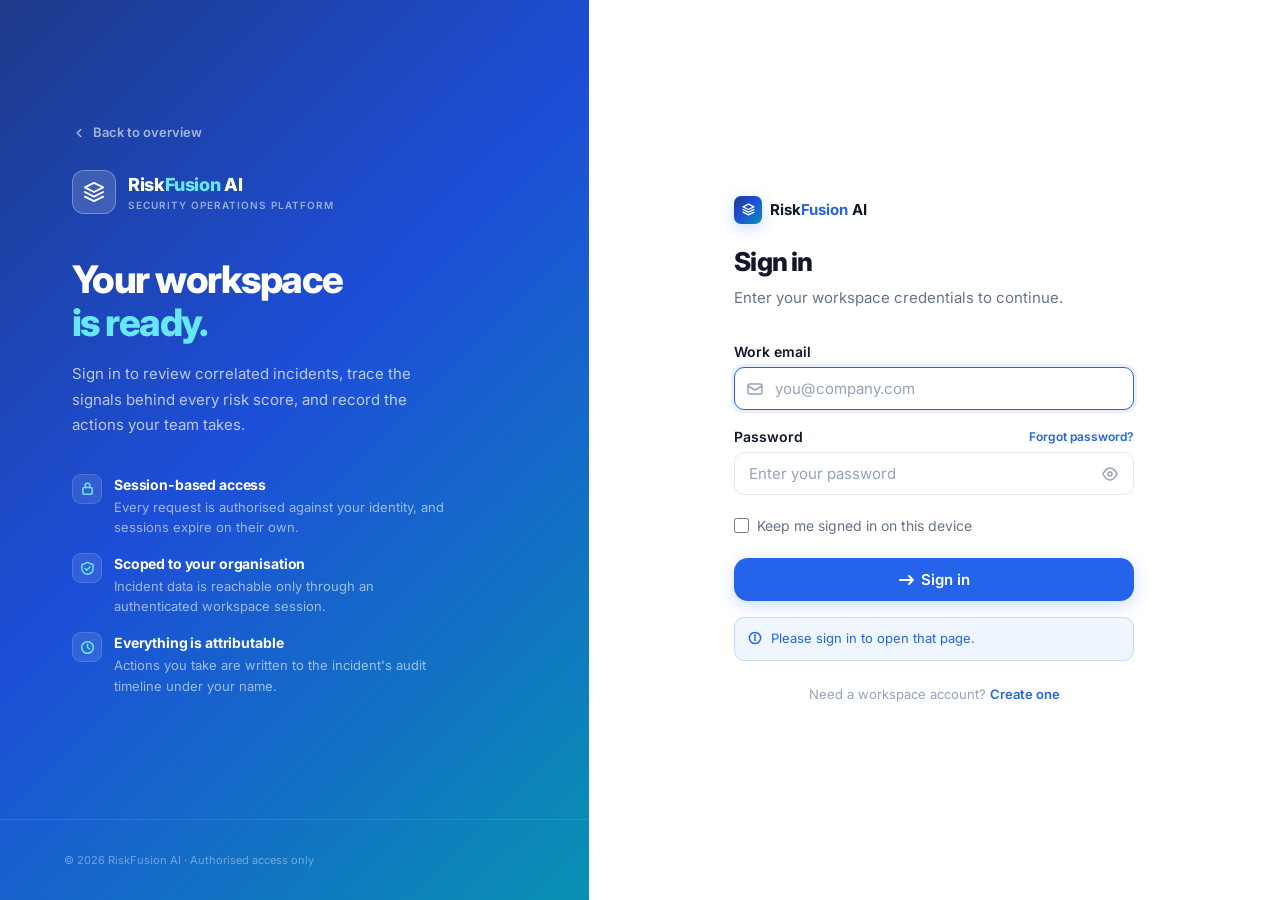
<file: killchain.html>
<!DOCTYPE html>
<html lang="en">
<head>
  <meta charset="UTF-8" />
  <meta name="viewport" content="width=device-width, initial-scale=1.0" />
  <meta name="robots" content="noindex, nofollow" />
  <meta name="description" content="RiskFusion AI — Attack Kill Chain Visualisation for INC-2026-0847" />
  <title>Attack Kill Chain — RiskFusion AI</title>
  <link rel="stylesheet" href="styles/design-system.css" />
  <style>
    /* Kill Chain Track */
    .kc-wrapper {
      position: relative;
      padding: 0 0 24px;
    }

    .kc-scroll {
      overflow-x: auto;
      padding: 32px 24px 24px;
    }

    .kc-track-line {
      position: absolute;
      top: 71px;
      left: 60px; right: 60px;
      height: 3px;
      background: linear-gradient(90deg, var(--brand-blue-mid), var(--brand-cyan-light), var(--critical));
      border-radius: var(--r-full);
      z-index: 0;
    }

    .kc-events {
      display: flex;
      align-items: flex-start;
      gap: 0;
      min-width: max-content;
      position: relative;
      z-index: 1;
    }

    .kc-event {
      display: flex;
      flex-direction: column;
      align-items: center;
      flex: none;
      width: 180px;
      position: relative;
    }

    /* alternating up/down cards */
    .kc-event.up   { flex-direction: column; }
    .kc-event.down { flex-direction: column-reverse; }

    .kc-dot {
      width: 40px; height: 40px;
      border-radius: 50%;
      display: flex; align-items: center; justify-content: center;
      border: 3px solid white;
      box-shadow: 0 4px 12px rgba(0,0,0,0.12);
      z-index: 2;
      flex-shrink: 0;
      cursor: pointer;
      transition: all var(--t-base);
    }
    .kc-dot:hover { transform: scale(1.12); box-shadow: 0 8px 24px rgba(0,0,0,0.16); }
    .kc-dot svg { width: 18px; height: 18px; color: white; }

    .kc-stem {
      width: 2px;
      background: var(--border-default);
      flex-shrink: 0;
    }
    .kc-event.up   .kc-stem { height: 28px; }
    .kc-event.down .kc-stem { height: 28px; }

    .kc-card {
      background: var(--bg-surface);
      border: 1px solid var(--border-default);
      border-radius: var(--r-lg);
      padding: 14px 14px 12px;
      width: 168px;
      box-shadow: var(--shadow-sm);
      cursor: pointer;
      transition: all var(--t-base);
    }
    .kc-card:hover { box-shadow: var(--shadow-lg); border-color: var(--border-strong); transform: translateY(-2px); }
    .kc-card.active { border-color: var(--brand-blue-mid); box-shadow: 0 0 0 3px rgba(37,99,235,0.12), var(--shadow-md); }

    .kce-time  { font-size: 0.625rem; font-weight: 700; text-transform: uppercase; letter-spacing: 0.06em; color: var(--text-muted); margin-bottom: 5px; }
    .kce-phase { font-size: 0.625rem; font-weight: 700; text-transform: uppercase; letter-spacing: 0.05em; margin-bottom: 5px; padding: 2px 7px; border-radius: var(--r-full); display: inline-block; }
    .kce-name  { font-size: 0.875rem; font-weight: 700; color: var(--text-primary); margin-bottom: 5px; line-height: 1.3; }
    .kce-desc  { font-size: 0.6875rem; color: var(--text-tertiary); line-height: 1.4; }

    /* Detail panel */
    .detail-panel {
      background: var(--bg-surface);
      border: 1px solid var(--border-default);
      border-radius: var(--r-xl);
      padding: 28px;
      box-shadow: var(--shadow-md);
      margin-top: 20px;
    }

    .dp-header { display: flex; align-items: flex-start; gap: 16px; margin-bottom: 20px; }
    .dp-icon {
      width: 52px; height: 52px;
      border-radius: var(--r-lg);
      display: flex; align-items: center; justify-content: center;
      flex-shrink: 0;
    }
    .dp-icon svg { width: 26px; height: 26px; }
    .dp-phase-label { font-size: 0.6875rem; font-weight: 700; text-transform: uppercase; letter-spacing: 0.08em; color: var(--text-muted); margin-bottom: 5px; }
    .dp-title { font-size: 1.25rem; font-weight: 800; color: var(--text-primary); letter-spacing: -0.025em; margin-bottom: 5px; }
    .dp-sub   { font-size: 0.9375rem; color: var(--text-tertiary); }

    .dp-grid { display: grid; grid-template-columns: 1fr 1fr 1fr; gap: 14px; margin-top: 16px; }
    .dp-stat {
      background: var(--bg-subtle);
      border-radius: var(--r-md);
      padding: 14px;
    }
    .dp-stat-label { font-size: 0.6875rem; font-weight: 600; text-transform: uppercase; letter-spacing: 0.06em; color: var(--text-muted); margin-bottom: 5px; }
    .dp-stat-val   { font-size: 1rem; font-weight: 800; color: var(--text-primary); }

    .ioc-table { width: 100%; border-collapse: collapse; font-size: 0.875rem; }
    .ioc-table th { padding: 8px 12px; font-size: 0.6875rem; font-weight: 700; text-transform: uppercase; letter-spacing: 0.06em; color: var(--text-muted); background: var(--bg-subtle); text-align: left; border-bottom: 1px solid var(--border-default); }
    .ioc-table td { padding: 10px 12px; border-bottom: 1px solid var(--border-default); }
    .ioc-table tr:last-child td { border-bottom: none; }
    .ioc-table tr:hover td { background: var(--bg-subtle); }

    /* Filter controls */
    .filter-bar {
      display: flex; align-items: center; gap: 10px; flex-wrap: wrap;
      padding: 14px 20px;
      background: var(--bg-subtle);
      border-bottom: 1px solid var(--border-default);
    }

    .zoom-btn {
      display: flex; align-items: center; gap: 5px;
      padding: 6px 12px;
      background: var(--bg-surface);
      border: 1px solid var(--border-default);
      border-radius: var(--r-md);
      font-size: 0.8125rem; font-weight: 600;
      color: var(--text-secondary);
      cursor: pointer;
      transition: all var(--t-fast);
      font-family: inherit;
    }
    .zoom-btn:hover { background: var(--info-bg); border-color: var(--info-border); color: var(--brand-blue-mid); }
    .zoom-btn svg { width: 13px; height: 13px; }

    /* Phase labels bar */
    .phase-bar {
      display: flex;
      height: 28px;
      border-radius: var(--r-full);
      overflow: hidden;
      gap: 2px;
      margin-top: 4px;
    }
    .phase-seg {
      display: flex; align-items: center; justify-content: center;
      font-size: 0.6rem; font-weight: 700; text-transform: uppercase;
      letter-spacing: 0.06em; color: white;
      white-space: nowrap;
    }

    @media (max-width: 760px) {
      .kc-wrapper { overflow: hidden; }
      .kc-scroll { padding-inline: 16px; }
      .detail-panel { padding: 18px; }
      .dp-header { flex-wrap: wrap; }
      .dp-grid { grid-template-columns: 1fr; }
      .phase-bar { overflow-x: auto; border-radius: var(--r-md); }
      .phase-seg { min-width: 100px; }
    }
  </style>
</head>
<body>
<div class="app-shell">
  <aside class="sidebar" id="app-sidebar"></aside>
  <div class="main-area">
    <header class="topbar" id="app-topbar"></header>
    <div class="page-content">

      <!-- Header -->
      <div class="pg-header">
        <div>
          <div class="pg-eyebrow">Intelligence · Kill Chain Analysis</div>
          <h1 class="pg-title">Attack Kill Chain</h1>
          <p class="pg-sub">INC-2026-0847 · Account Takeover — Impossible Travel · <span id="live-time">--:--:--</span></p>
        </div>
        <div class="pg-actions">
          <a href="ai.html" class="btn btn-secondary btn-sm">AI Report</a>
          <a href="incident.html" class="btn btn-secondary btn-sm">Incident Detail</a>
          <button class="btn btn-primary btn-sm" type="button" data-action="print">Export Timeline</button>
        </div>
      </div>

      <!-- Alert Banner -->
      <div class="alert critical" style="margin-bottom:18px;">
        <svg viewBox="0 0 16 16" fill="none" stroke="currentColor" stroke-width="1.5" stroke-linecap="round"><path d="M8 1.5L1.5 14h13L8 1.5z"/><path d="M8 6v4"/><circle cx="8" cy="11.5" r="0.5" fill="currentColor"/></svg>
        <div><strong>Active Threat:</strong> Kill chain is 6/6 stages complete. Transaction TX-9841 is on auto-hold. Immediate analyst action required to prevent fund release.</div>
      </div>

      <!-- MITRE Phase Legend -->
      <div style="margin-bottom:14px;">
        <div class="phase-bar">
          <div class="phase-seg" style="background:#1D4ED8;flex:1.5;">Reconnaissance</div>
          <div class="phase-seg" style="background:#2563EB;flex:1;">Initial Access</div>
          <div class="phase-seg" style="background:#0891B2;flex:1.2;">Execution</div>
          <div class="phase-seg" style="background:#D97706;flex:1;">Persistence</div>
          <div class="phase-seg" style="background:#EA580C;flex:1.2;">Priv. Escalation</div>
          <div class="phase-seg" style="background:#DC2626;flex:1.5;">Impact</div>
        </div>
      </div>

      <!-- Kill Chain Visualisation Card -->
      <div class="card" style="margin-bottom:18px;overflow:visible;">
        <!-- Filter Bar -->
        <div class="filter-bar">
          <div style="font-size:0.8125rem;font-weight:600;color:var(--text-secondary);margin-right:4px;">Filters:</div>
          <span class="chip active">All Events</span>
          <span class="chip">Critical Only</span>
          <span class="chip">Auth Events</span>
          <span class="chip">Transactions</span>
          <span class="chip">Network</span>
          <div style="margin-left:auto;display:flex;gap:6px;align-items:center;">
            <button class="zoom-btn">
              <svg viewBox="0 0 13 13" fill="none" stroke="currentColor" stroke-width="1.5"><circle cx="6" cy="6" r="4"/><line x1="9.5" y1="9.5" x2="12" y2="12"/><line x1="6" y1="4" x2="6" y2="8"/><line x1="4" y1="6" x2="8" y2="6"/></svg>
              Zoom In
            </button>
            <button class="zoom-btn">
              <svg viewBox="0 0 13 13" fill="none" stroke="currentColor" stroke-width="1.5"><circle cx="6" cy="6" r="4"/><line x1="9.5" y1="9.5" x2="12" y2="12"/><line x1="4" y1="6" x2="8" y2="6"/></svg>
              Zoom Out
            </button>
            <button class="zoom-btn">
              <svg viewBox="0 0 13 13" fill="none" stroke="currentColor" stroke-width="1.5"><rect x="1" y="1" width="11" height="11" rx="1.5"/><line x1="4" y1="6.5" x2="9" y2="6.5"/><line x1="6.5" y1="4" x2="6.5" y2="9"/></svg>
              Fit to Screen
            </button>
          </div>
        </div>

        <!-- Timeline -->
        <div class="kc-wrapper" style="background:var(--bg-canvas);">
          <div class="kc-scroll">
            <div class="kc-track-line"></div>
            <div class="kc-events" id="kc-events">

              <!-- Event 1: Reconnaissance -->
              <div class="kc-event down" onclick="showDetail(0)">
                <div class="kc-card" id="kc-card-0">
                  <div class="kce-time">Jan 14 · 22:47 IST</div>
                  <div class="kce-phase" style="background:#EFF6FF;color:#1D4ED8;">Reconnaissance</div>
                  <div class="kce-name">Credential Stuffing Probes</div>
                  <div class="kce-desc">4 failed login attempts from bot network. Password spray pattern detected.</div>
                </div>
                <div class="kc-stem"></div>
                <div class="kc-dot" style="background:#1D4ED8;">
                  <svg viewBox="0 0 18 18" fill="none" stroke="currentColor" stroke-width="2" stroke-linecap="round"><circle cx="8" cy="8" r="4"/><path d="M16 16l-3.5-3.5"/></svg>
                </div>
              </div>

              <!-- Event 2: Initial Access -->
              <div class="kc-event up" onclick="showDetail(1)" style="margin-top:68px;">
                <div class="kc-dot" style="background:#2563EB;">
                  <svg viewBox="0 0 18 18" fill="none" stroke="currentColor" stroke-width="2" stroke-linecap="round"><rect x="3" y="7" width="12" height="9" rx="1.5"/><path d="M6 7V5a3 3 0 0 1 6 0v2"/></svg>
                </div>
                <div class="kc-stem"></div>
                <div class="kc-card" id="kc-card-1">
                  <div class="kce-time">Jul 16 · 02:12 IST</div>
                  <div class="kce-phase" style="background:#EFF6FF;color:#2563EB;">Initial Access</div>
                  <div class="kce-name">Legitimate Login Obtained</div>
                  <div class="kce-desc">Victim authenticated from Mumbai. Adversary obtained session token via AiTM phishing.</div>
                </div>
              </div>

              <!-- Event 3: New Device (Execution) -->
              <div class="kc-event down" onclick="showDetail(2)">
                <div class="kc-card" id="kc-card-2">
                  <div class="kce-time">02:18 IST · +6 min</div>
                  <div class="kce-phase" style="background:#ECFEFF;color:#0891B2;">Execution</div>
                  <div class="kce-name">Device Change</div>
                  <div class="kce-desc">New Android handset registered. Android device not in customer history.</div>
                </div>
                <div class="kc-stem"></div>
                <div class="kc-dot" style="background:#0891B2;">
                  <svg viewBox="0 0 18 18" fill="none" stroke="currentColor" stroke-width="2" stroke-linecap="round"><rect x="4" y="1" width="10" height="16" rx="2"/><line x1="9" y1="13" x2="9" y2="13.5" stroke-width="2.5"/></svg>
                </div>
              </div>

              <!-- Event 4: VPN Detection (Persistence) -->
              <div class="kc-event up" onclick="showDetail(3)" style="margin-top:68px;">
                <div class="kc-dot" style="background:#D97706;">
                  <svg viewBox="0 0 18 18" fill="none" stroke="currentColor" stroke-width="2" stroke-linecap="round"><circle cx="9" cy="9" r="7"/><path d="M9 2a10 10 0 0 0 0 14"/><path d="M2 9h14"/></svg>
                </div>
                <div class="kc-stem"></div>
                <div class="kc-card" id="kc-card-3">
                  <div class="kce-time">03:01 IST · +43 min</div>
                  <div class="kce-phase" style="background:#FFFBEB;color:#D97706;">VPN & Geo-Spoof</div>
                  <div class="kce-name">VPN Detection + Impossible Travel</div>
                  <div class="kce-desc">commercial VPN exit node. Mumbai → Moscow in 47 min. Physically impossible.</div>
                </div>
              </div>

              <!-- Event 5: Privilege Escalation -->
              <div class="kc-event down" onclick="showDetail(4)">
                <div class="kc-card" id="kc-card-4">
                  <div class="kce-time">03:01 IST · +8 sec</div>
                  <div class="kce-phase" style="background:#FFF7ED;color:#EA580C;">Privilege Escalation</div>
                  <div class="kce-name">Beneficiary Management Access</div>
                  <div class="kce-desc">Attacker navigated to fund transfer module. New high-value beneficiary added without 2FA challenge.</div>
                </div>
                <div class="kc-stem"></div>
                <div class="kc-dot" style="background:#EA580C;">
                  <svg viewBox="0 0 18 18" fill="none" stroke="currentColor" stroke-width="2" stroke-linecap="round"><path d="M9 2v9"/><path d="M5 6l4-4 4 4"/><rect x="2" y="13" width="14" height="3" rx="1"/></svg>
                </div>
              </div>

              <!-- Event 6: Large Transaction -->
              <div class="kc-event up" onclick="showDetail(5)" style="margin-top:68px;">
                <div class="kc-dot" style="background:#DC2626;">
                  <svg viewBox="0 0 18 18" fill="none" stroke="currentColor" stroke-width="2" stroke-linecap="round"><path d="M2 8h14M10 4l6 4-6 4"/><path d="M8 4L2 8l6 4"/></svg>
                </div>
                <div class="kc-stem"></div>
                <div class="kc-card" id="kc-card-5">
                  <div class="kce-time">03:04 IST · +3 min</div>
                  <div class="kce-phase" style="background:#FEF2F2;color:#DC2626;">Large Transaction</div>
                  <div class="kce-name">₹14.72L NEFT Wire</div>
                  <div class="kce-desc">NEFT initiated to new beneficiary. 1,847% above average. Crypto-linked MCC.</div>
                </div>
              </div>

              <!-- Event 7: AI Detection -->
              <div class="kc-event down" onclick="showDetail(6)">
                <div class="kc-card active" id="kc-card-6">
                  <div class="kce-time">03:04:20 IST · +9 sec</div>
                  <div class="kce-phase" style="background:#F5F3FF;color:#6D28D9;">AI Detection</div>
                  <div class="kce-name">RiskFusion AI Alert</div>
                  <div class="kce-desc">Score 62→94. Auto-hold placed on TX-9841. INC-2026-0847 raised. Analyst paged.</div>
                </div>
                <div class="kc-stem"></div>
                <div class="kc-dot" style="background:#7C3AED;">
                  <svg viewBox="0 0 18 18" fill="none" stroke="currentColor" stroke-width="2" stroke-linecap="round"><rect x="2" y="5" width="14" height="10" rx="2"/><path d="M6 5V3.5a3 3 0 0 1 6 0V5"/><path d="M9 9v2"/><circle cx="6" cy="9" r="1"/><circle cx="12" cy="9" r="1"/></svg>
                </div>
              </div>

            </div><!-- end kc-events -->
          </div>
        </div>
      </div>

      <!-- Event Detail Panel -->
      <div class="detail-panel" id="detail-panel">
        <div class="dp-header">
          <div class="dp-icon" style="background:#F5F3FF;" id="dp-icon">
            <svg viewBox="0 0 26 26" fill="none" stroke="#7C3AED" stroke-width="2" stroke-linecap="round">
              <rect x="2" y="5" width="22" height="16" rx="2.5"/><path d="M9 5V4a4 4 0 0 1 8 0v1"/>
              <path d="M13 13v3"/><circle cx="9" cy="13" r="1.5"/><circle cx="17" cy="13" r="1.5"/>
            </svg>
          </div>
          <div>
            <div class="dp-phase-label" id="dp-phase">AI DETECTION · STAGE 6 OF 6</div>
            <div class="dp-title" id="dp-title">RiskFusion AI Detection — Incident Raised</div>
            <div class="dp-sub" id="dp-sub">03:04:20 IST · Risk Score escalated 62 → 94 · Transaction TX-9841 placed on auto-hold</div>
          </div>
          <div style="margin-left:auto;flex-shrink:0;" id="dp-badge-wrap">
            <span class="badge critical">Critical</span>
          </div>
        </div>

        <div class="dp-grid" id="dp-grid">
          <div class="dp-stat">
            <div class="dp-stat-label">Risk Contribution</div>
            <div class="dp-stat-val" style="color:var(--critical);">+32 points</div>
          </div>
          <div class="dp-stat">
            <div class="dp-stat-label">Response Time</div>
            <div class="dp-stat-val">0.8 seconds</div>
          </div>
          <div class="dp-stat">
            <div class="dp-stat-label">Model Confidence</div>
            <div class="dp-stat-val" style="color:var(--brand-blue-mid);">96.4%</div>
          </div>
        </div>

        <div style="margin-top:20px;">
          <div style="font-size:0.75rem;font-weight:700;text-transform:uppercase;letter-spacing:0.06em;color:var(--text-muted);margin-bottom:12px;">Indicators of Compromise (IoC)</div>
          <table class="ioc-table">
            <thead>
              <tr><th>Type</th><th>Value</th><th>Source</th><th>Confidence</th></tr>
            </thead>
            <tbody id="dp-ioc-tbody">
              <tr><td><span class="badge info">IP Address</span></td><td class="mono">95.213.40.114</td><td>Geo-Intelligence Feed</td><td style="color:var(--critical);font-weight:700;">Critical</td></tr>
              <tr><td><span class="badge medium">Device ID</span></td><td class="mono">3f8a921c-a7b4-4e12</td><td>Device Fingerprint DB</td><td style="color:var(--high);font-weight:700;">High</td></tr>
              <tr><td><span class="badge high">VPN Node</span></td><td class="mono">commercial VPN · Amsterdam-047</td><td>Threat Intel Feed</td><td style="color:var(--high);font-weight:700;">High</td></tr>
              <tr><td><span class="badge critical">Transaction</span></td><td class="mono">TX-9841 · ₹14.72L</td><td>Core Banking System</td><td style="color:var(--critical);font-weight:700;">Critical</td></tr>
            </tbody>
          </table>
        </div>
      </div>

      <!-- Timeline Summary Table -->
      <div class="card" style="margin-top:18px;">
        <div class="card-head">
          <div class="card-title">Kill Chain Event Summary</div>
          <div style="font-size:0.8125rem;color:var(--text-muted);">6 events · Duration 47 min 20 sec</div>
        </div>
        <div class="tbl-wrap">
          <table class="tbl">
            <thead>
              <tr><th>#</th><th>Stage</th><th>Event</th><th>Time</th><th>Severity</th><th>MITRE</th><th>Status</th></tr>
            </thead>
            <tbody>
              <tr onclick="showDetail(0)"><td><strong>1</strong></td><td>Reconnaissance</td><td>Credential stuffing — 4 failed logins</td><td class="mono" style="font-size:0.75rem;">Jul 14 22:47</td><td><span class="badge medium">Medium</span></td><td class="mono" style="font-size:0.75rem;">T1589</td><td><span class="badge closed">Logged</span></td></tr>
              <tr onclick="showDetail(1)"><td><strong>2</strong></td><td>Initial Access</td><td>Legitimate session compromised via AiTM</td><td class="mono" style="font-size:0.75rem;">Jul 16 02:12</td><td><span class="badge high">High</span></td><td class="mono" style="font-size:0.75rem;">T1078</td><td><span class="badge investigating">Analyzing</span></td></tr>
              <tr onclick="showDetail(2)"><td><strong>3</strong></td><td>Execution</td><td>New unregistered device registered</td><td class="mono" style="font-size:0.75rem;">02:18:43</td><td><span class="badge high">High</span></td><td class="mono" style="font-size:0.75rem;">T1550</td><td><span class="badge investigating">Analyzing</span></td></tr>
              <tr onclick="showDetail(3)"><td><strong>4</strong></td><td>Defense Evasion</td><td>VPN + impossible travel detected</td><td class="mono" style="font-size:0.75rem;">03:01:22</td><td><span class="badge critical">Critical</span></td><td class="mono" style="font-size:0.75rem;">T1090</td><td><span class="badge open">Open</span></td></tr>
              <tr onclick="showDetail(4)"><td><strong>5</strong></td><td>Priv. Escalation</td><td>Beneficiary added, fund transfer module</td><td class="mono" style="font-size:0.75rem;">03:01:30</td><td><span class="badge critical">Critical</span></td><td class="mono" style="font-size:0.75rem;">T1098</td><td><span class="badge open">Open</span></td></tr>
              <tr onclick="showDetail(5)"><td><strong>6</strong></td><td>Impact</td><td>₹14.72L NEFT to new beneficiary</td><td class="mono" style="font-size:0.75rem;">03:04:11</td><td><span class="badge critical">Critical</span></td><td class="mono" style="font-size:0.75rem;">T1020</td><td><span class="badge critical">Blocked</span></td></tr>
            </tbody>
          </table>
        </div>
      </div>

    </div><!-- end page-content -->
  </div>
</div>

<script src="scripts/config.js"></script>
<script src="scripts/auth.js"></script>
<script src="scripts/shell.js"></script>
<script src="scripts/app.js"></script>
<script>
  renderShell('killchain');

  const details = [
    {
      phase: 'RECONNAISSANCE · STAGE 1 OF 6',
      title: 'Credential Stuffing Probes',
      sub: 'Jul 14, 2026 · 22:47 IST — 4 failed login attempts detected from bot network',
      badge: '<span class="badge medium">Medium</span>',
      iconBg: '#EFF6FF', iconColor: '#1D4ED8',
      stats: [
        { label: 'Attempts', val: '4 failed' },
        { label: 'Pattern', val: 'Password Spray' },
        { label: 'Risk Delta', val: '+8 points' },
      ],
      iocs: [
        ['IP Range', '185.220.101.0/24', 'Tor Exit Feed', 'High'],
        ['Pattern', 'Password Spray', 'Auth Log', 'Medium'],
      ]
    },
    {
      phase: 'INITIAL ACCESS · STAGE 2 OF 6',
      title: 'Legitimate Login — Session Compromised',
      sub: 'Jul 16, 2026 · 02:14:07 IST — Customer authenticated from Mumbai. Session token likely captured via AiTM phishing.',
      badge: '<span class="badge high">High</span>',
      iconBg: '#EFF6FF', iconColor: '#2563EB',
      stats: [
        { label: 'Source IP', val: '103.21.4.12' },
        { label: 'Location', val: 'Mumbai, IN' },
        { label: 'MFA', val: 'TOTP Passed' },
      ],
      iocs: [
        ['Email', 'Phishing lure (suspected)', 'Threat Intel', 'Medium'],
        ['Session Token', 'Captured via AiTM proxy', 'Net Sensor', 'High'],
      ]
    },
    {
      phase: 'EXECUTION · STAGE 3 OF 6',
      title: 'New Device Registration — Android handset',
      sub: 'Jul 16, 2026 · 02:18:43 IST — Attacker registered new device. First time this device ID appeared on account.',
      badge: '<span class="badge high">High</span>',
      iconBg: '#ECFEFF', iconColor: '#0891B2',
      stats: [
        { label: 'Device ID', val: '3f8a921c' },
        { label: 'OS', val: 'Android 14' },
        { label: 'Risk Delta', val: '+18 points' },
      ],
      iocs: [
        ['Device ID', '3f8a921c-a7b4-4e12', 'Device Fingerprint', 'High'],
        ['OS Build', 'Android 14 · rooted (suspected)', 'MDM', 'Medium'],
      ]
    },
    {
      phase: 'DEFENSE EVASION · STAGE 4 OF 6',
      title: 'VPN + Impossible Travel Detected',
      sub: 'Jul 16, 2026 · 03:01:22 IST — Moscow login via commercial VPN. 7,242 km from Mumbai in 47 minutes. Physically impossible.',
      badge: '<span class="badge critical">Critical</span>',
      iconBg: '#FFF7ED', iconColor: '#D97706',
      stats: [
        { label: 'Distance', val: '7,242 km' },
        { label: 'Travel Time', val: '47 minutes' },
        { label: 'Risk Delta', val: '+42 points' },
      ],
      iocs: [
        ['IP Address', '95.213.40.114', 'Geo-Intel Feed', 'Critical'],
        ['VPN Provider', 'commercial VPN · Amsterdam-047', 'Threat Intel', 'High'],
        ['Geo', 'Moscow, Russia (VPN egress)', 'Geolocation DB', 'High'],
      ]
    },
    {
      phase: 'PRIVILEGE ESCALATION · STAGE 5 OF 6',
      title: 'Beneficiary Management — Fund Transfer Access',
      sub: 'Jul 16, 2026 · 03:01:30 IST — Attacker navigated to beneficiary management. New high-risk beneficiary added without 2FA challenge.',
      badge: '<span class="badge critical">Critical</span>',
      iconBg: '#FFF7ED', iconColor: '#EA580C',
      stats: [
        { label: 'Beneficiary Added', val: 'Acc ••••2714' },
        { label: 'Added At', val: '01:02 IST (pre-staged)' },
        { label: 'Risk Delta', val: '+10 points' },
      ],
      iocs: [
        ['Beneficiary Account', '••••2714', 'Core Banking', 'High'],
        ['MCC Code', '6011 (Crypto), 4829 (Money Tx)', 'TxMonitor', 'High'],
      ]
    },
    {
      phase: 'IMPACT · STAGE 6 OF 6',
      title: '₹14.72L NEFT Wire Transfer — TX-9841',
      sub: 'Jul 16, 2026 · 03:04:11 IST — High-value NEFT to new beneficiary. 1,847% above customer baseline. TX on auto-hold.',
      badge: '<span class="badge critical">Critical</span>',
      iconBg: '#FEF2F2', iconColor: '#DC2626',
      stats: [
        { label: 'Amount', val: '₹14,72,000' },
        { label: 'vs Baseline', val: '↑ 1,847%' },
        { label: 'Status', val: 'Blocked' },
      ],
      iocs: [
        ['Transaction ID', 'TX-9841 · NEFT', 'Core Banking', 'Critical'],
        ['Beneficiary', 'Acc ••••2714', 'CBS', 'Critical'],
        ['Beneficiary MCC', '6011 · Crypto Exchange', 'TxMonitor', 'High'],
      ]
    },
  ];

  function showDetail(idx) {
    const d = details[idx];
    document.querySelectorAll('.kc-card').forEach((c,i) => c.classList.toggle('active', i === idx));
    document.getElementById('dp-phase').textContent = d.phase;
    document.getElementById('dp-title').textContent  = d.title;
    document.getElementById('dp-sub').textContent    = d.sub;
    document.getElementById('dp-badge-wrap').innerHTML = d.badge;
    document.getElementById('dp-icon').style.background = d.iconBg;
    document.getElementById('dp-icon').querySelector('svg').style.stroke = d.iconColor;
    document.getElementById('dp-grid').innerHTML = d.stats.map(s => `
      <div class="dp-stat">
        <div class="dp-stat-label">${s.label}</div>
        <div class="dp-stat-val">${s.val}</div>
      </div>
    `).join('');
    document.getElementById('dp-ioc-tbody').innerHTML = d.iocs.map(([type, val, src, conf]) => `
      <tr>
        <td><span class="badge info">${type}</span></td>
        <td class="mono">${val}</td>
        <td>${src}</td>
        <td style="font-weight:700;color:${conf==='Critical'?'var(--critical)':conf==='High'?'var(--high)':'var(--medium)'};">${conf}</td>
      </tr>
    `).join('');
    document.getElementById('detail-panel').scrollIntoView({ behavior: 'smooth', block: 'nearest' });
  }

  // Filter the timeline without disturbing the selected event details.
  document.querySelectorAll('.chip').forEach(chip => {
    chip.addEventListener('click', function() {
      document.querySelectorAll('.chip').forEach(c => c.classList.remove('active'));
      this.classList.add('active');
      const filter = this.textContent.trim();
      const events = document.querySelectorAll('.kc-event');
      events.forEach((event, index) => {
        const text = event.textContent;
        const visible = filter === 'All Events' ||
          (filter === 'Critical Only' && /Critical|Impact|Defense Evasion|Privilege/.test(text)) ||
          (filter === 'Auth Events' && /Reconnaissance|Initial Access|Defense Evasion/.test(text)) ||
          (filter === 'Transactions' && /Impact|Privilege/.test(text)) ||
          (filter === 'Network' && /Reconnaissance|Defense Evasion/.test(text));
        event.style.display = visible ? '' : 'none';
      });
      notify(`${filter} filter applied.`);
    });
  });

  let timelineScale = 1;
  document.querySelectorAll('.zoom-btn').forEach(button => button.addEventListener('click', () => {
    const label = button.textContent.trim();
    timelineScale = label === 'Zoom In' ? Math.min(1.25, timelineScale + 0.1) : label === 'Zoom Out' ? Math.max(0.8, timelineScale - 0.1) : 1;
    const timeline = document.getElementById('kc-events');
    timeline.style.transformOrigin = 'left center';
    timeline.style.transform = `scale(${timelineScale})`;
    notify(label === 'Fit to Screen' ? 'Timeline reset to fit the workspace.' : `Timeline zoom: ${Math.round(timelineScale * 100)}%.`);
  }));
</script>
  <script src="scripts/api.js"></script>
  <script src="scripts/live-state.js?v=4"></script>
</body>
</html>
</file>
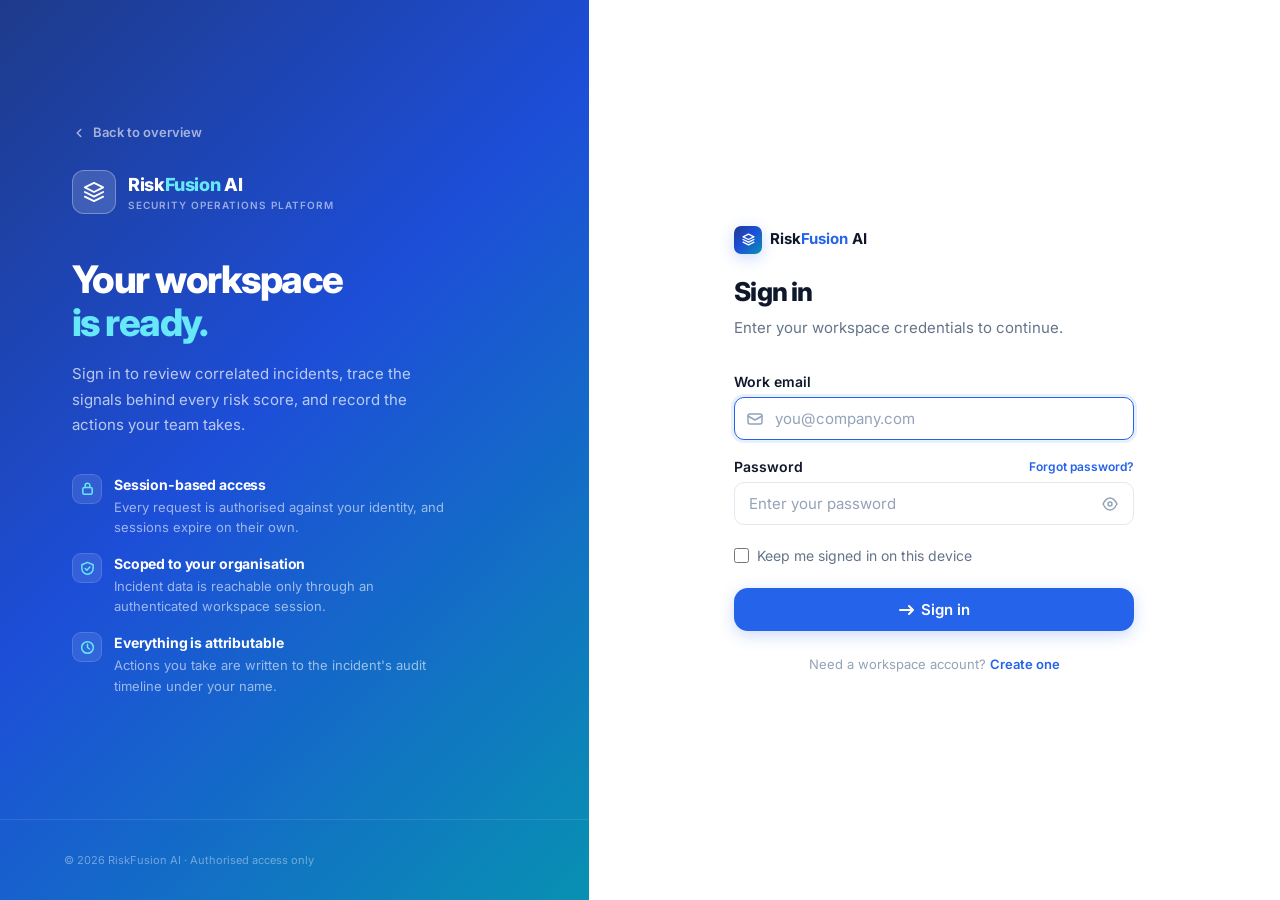
<file: signin.html>
<!DOCTYPE html>
<html lang="en">

<head>
  <meta charset="UTF-8" />
  <meta name="viewport" content="width=device-width, initial-scale=1.0" />
  <title>Sign in · RiskFusion AI</title>
  <meta name="description"
    content="Sign in to your RiskFusion AI workspace to review correlated security incidents and explainable risk scores." />
  <meta name="robots" content="noindex, follow" />
  <meta name="theme-color" content="#0F172A" />
  <link rel="stylesheet" href="styles/design-system.css" />
  <style>
    /* ── Brand panel ── */
    .login-brand-panel {
      display: flex;
      flex-direction: column;
    }

    .brand-logo-wrap {
      display: flex;
      align-items: center;
      gap: 12px;
      margin-bottom: 44px;
    }

    .brand-logo-mark {
      width: 44px;
      height: 44px;
      border-radius: 12px;
      background: rgba(255, 255, 255, 0.15);
      border: 1.5px solid rgba(255, 255, 255, 0.3);
      display: flex;
      align-items: center;
      justify-content: center;
      backdrop-filter: blur(8px);
    }

    .brand-logo-mark svg {
      width: 22px;
      height: 22px;
      color: white;
    }

    .brand-back {
      display: inline-flex;
      align-items: center;
      gap: 7px;
      font-size: 0.8125rem;
      font-weight: 600;
      color: rgba(255, 255, 255, 0.6);
      text-decoration: none;
      margin-bottom: 28px;
      transition: color var(--t-fast), gap var(--t-fast);
    }

    .brand-back:hover {
      color: white;
      gap: 10px;
    }

    .brand-back svg {
      width: 14px;
      height: 14px;
    }

    .brand-headline {
      font-size: 2.375rem;
      font-weight: 800;
      color: white;
      letter-spacing: -0.04em;
      line-height: 1.12;
      margin-bottom: 18px;
    }

    .brand-headline span {
      color: #67E8F9;
    }

    .brand-body {
      font-size: 0.9375rem;
      line-height: 1.7;
      color: rgba(255, 255, 255, 0.7);
      max-width: 380px;
      margin-bottom: 36px;
    }

    .brand-points {
      display: flex;
      flex-direction: column;
      gap: 16px;
      max-width: 380px;
    }

    .brand-point {
      display: flex;
      align-items: flex-start;
      gap: 12px;
    }

    .brand-point-icon {
      width: 30px;
      height: 30px;
      border-radius: 9px;
      background: rgba(255, 255, 255, 0.1);
      border: 1px solid rgba(255, 255, 255, 0.14);
      display: flex;
      align-items: center;
      justify-content: center;
      flex-shrink: 0;
    }

    .brand-point-icon svg {
      width: 15px;
      height: 15px;
      color: #67E8F9;
    }

    .brand-point-title {
      font-size: 0.875rem;
      font-weight: 700;
      color: white;
      margin-bottom: 2px;
      letter-spacing: -0.01em;
    }

    .brand-point-copy {
      font-size: 0.8125rem;
      line-height: 1.55;
      color: rgba(255, 255, 255, 0.58);
    }

    .login-brand-bottom {
      font-size: 0.6875rem;
      color: rgba(255, 255, 255, 0.4);
    }

    /* ── Form panel ── */
    .form-enter {
      animation: formEnter 0.5s cubic-bezier(0.16, 1, 0.3, 1) both;
    }

    @keyframes formEnter {
      from {
        opacity: 0;
        transform: translateY(14px);
      }

      to {
        opacity: 1;
        transform: none;
      }
    }

    /* Swapping between sign in and create account */
    .mode-swap {
      animation: modeSwap 0.32s cubic-bezier(0.16, 1, 0.3, 1) both;
    }

    @keyframes modeSwap {
      from {
        opacity: 0;
        transform: translateY(6px);
      }

      to {
        opacity: 1;
        transform: none;
      }
    }

    .oauth-btn {
      display: flex;
      align-items: center;
      justify-content: center;
      gap: 10px;
      padding: 11px 16px;
      border: 1.5px solid var(--border-default);
      border-radius: var(--r-md);
      background: var(--bg-surface);
      font-size: 0.9375rem;
      font-weight: 600;
      color: var(--text-primary);
      cursor: pointer;
      width: 100%;
      transition: background var(--t-fast), border-color var(--t-fast), transform var(--t-fast), box-shadow var(--t-fast);
      font-family: inherit;
    }

    .oauth-btn:hover:not(:disabled) {
      background: var(--bg-subtle);
      border-color: var(--border-strong);
      transform: translateY(-1px);
      box-shadow: var(--shadow-sm);
    }

    .oauth-btn:active:not(:disabled) {
      transform: none;
    }

    .oauth-btn:disabled {
      opacity: 0.55;
      cursor: not-allowed;
    }

    .oauth-btn svg {
      width: 18px;
      height: 18px;
    }

    .oauth-divider {
      display: flex;
      align-items: center;
      gap: 12px;
      margin: 20px 0;
      font-size: 0.75rem;
      font-weight: 600;
      color: var(--text-muted);
      text-transform: uppercase;
      letter-spacing: 0.06em;
    }

    .oauth-divider::before,
    .oauth-divider::after {
      content: "";
      flex: 1;
      height: 1px;
      background: var(--border-default);
    }

    /* Field validation states */
    .input.is-invalid {
      border-color: var(--critical);
    }

    .input.is-invalid:focus {
      box-shadow: 0 0 0 3px rgba(220, 38, 38, 0.12);
    }

    .input.is-valid {
      border-color: var(--low);
    }

    .field-note {
      font-size: 0.75rem;
      line-height: 1.45;
      margin-top: 6px;
      color: var(--critical);
      display: none;
    }

    .field-note.show {
      display: block;
      animation: modeSwap 0.24s ease both;
    }

    .input-pw-wrap {
      position: relative;
    }

    .input-pw-wrap .input {
      padding-right: 44px;
    }

    .pw-toggle {
      position: absolute;
      right: 12px;
      top: 50%;
      transform: translateY(-50%);
      background: none;
      border: none;
      color: var(--text-muted);
      cursor: pointer;
      padding: 4px;
      display: flex;
      align-items: center;
      transition: color var(--t-fast);
    }

    .pw-toggle:hover {
      color: var(--text-primary);
    }

    .pw-toggle svg {
      width: 16px;
      height: 16px;
    }

    /* Password strength, shown only while creating an account */
    .pw-strength {
      display: none;
      margin-top: 10px;
    }

    .pw-strength.show {
      display: block;
    }

    .pw-meter {
      display: flex;
      gap: 4px;
      margin-bottom: 6px;
    }

    .pw-seg {
      flex: 1;
      height: 3px;
      border-radius: var(--r-full);
      background: var(--bg-muted);
      transition: background 0.3s ease;
    }

    .pw-strength-label {
      font-size: 0.75rem;
      color: var(--text-muted);
      transition: color 0.3s ease;
    }

    .caps-warning {
      display: none;
      align-items: center;
      gap: 6px;
      margin-top: 8px;
      font-size: 0.75rem;
      font-weight: 600;
      color: var(--medium);
    }

    .caps-warning.show {
      display: flex;
      animation: modeSwap 0.24s ease both;
    }

    .caps-warning svg {
      width: 13px;
      height: 13px;
      flex-shrink: 0;
    }

    .link-btn {
      background: none;
      border: none;
      padding: 0;
      font: inherit;
      color: var(--brand-blue-mid);
      font-weight: 600;
      cursor: pointer;
      transition: color var(--t-fast);
    }

    .link-btn:hover {
      color: var(--brand-blue);
      text-decoration: underline;
    }

    .link-btn:disabled {
      color: var(--text-muted);
      cursor: not-allowed;
      text-decoration: none;
    }

    /* Submit button with an inline progress state */
    .submit-btn {
      position: relative;
    }

    .submit-btn.is-busy {
      pointer-events: none;
    }

    .spinner {
      width: 15px;
      height: 15px;
      border: 2px solid rgba(255, 255, 255, 0.35);
      border-top-color: white;
      border-radius: 50%;
      animation: spin 0.6s linear infinite;
    }

    @keyframes spin {
      to {
        transform: rotate(360deg);
      }
    }

    .form-message {
      margin: 16px 0 0;
      padding: 11px 13px;
      border-radius: var(--r-md);
      font-size: 0.8125rem;
      line-height: 1.5;
      display: none;
      align-items: flex-start;
      gap: 9px;
    }

    .form-message.show {
      display: flex;
      animation: modeSwap 0.28s cubic-bezier(0.16, 1, 0.3, 1) both;
    }

    .form-message svg {
      width: 14px;
      height: 14px;
      flex-shrink: 0;
      margin-top: 2px;
    }

    .form-message.error {
      background: var(--critical-bg);
      border: 1px solid var(--critical-border);
      color: var(--critical);
    }

    .form-message.success {
      background: var(--low-bg);
      border: 1px solid var(--low-border);
      color: var(--low);
    }

    .form-message.info {
      background: var(--info-bg);
      border: 1px solid var(--info-border);
      color: var(--brand-blue-mid);
    }

    .form-footer {
      margin-top: 24px;
      text-align: center;
      font-size: 0.8125rem;
      color: var(--text-muted);
    }

    @media (prefers-reduced-motion: reduce) {

      .form-enter,
      .mode-swap,
      .form-message.show,
      .field-note.show,
      .caps-warning.show {
        animation: none;
      }

      .oauth-btn:hover:not(:disabled) {
        transform: none;
      }
    }
  </style>
</head>

<body>
  <main class="login-shell">

    <!-- ── Brand panel ── -->
    <section class="login-brand-panel">
      <div class="login-brand-inner">
        <a class="brand-back" href="index.html">
          <svg viewBox="0 0 16 16" fill="none" stroke="currentColor" stroke-width="1.8" stroke-linecap="round"
            stroke-linejoin="round" aria-hidden="true">
            <path d="M10 12L6 8l4-4" />
          </svg>
          Back to overview
        </a>

        <div class="brand-logo-wrap">
          <div class="brand-logo-mark">
            <svg viewBox="0 0 24 24" fill="none" stroke="currentColor" stroke-width="2" stroke-linecap="round"
              stroke-linejoin="round" aria-hidden="true">
              <path d="M12 2L2 7l10 5 10-5-10-5z" />
              <path d="M2 17l10 5 10-5" />
              <path d="M2 12l10 5 10-5" />
            </svg>
          </div>
          <div>
            <div style="font-size:1.125rem;font-weight:800;color:white;letter-spacing:-0.02em;">Risk<span
                style="color:#67E8F9;">Fusion</span> AI</div>
            <div
              style="font-size:0.625rem;color:rgba(255,255,255,0.55);font-weight:600;letter-spacing:0.1em;text-transform:uppercase;">
              Security Operations Platform</div>
          </div>
        </div>

        <h1 class="brand-headline">Your workspace<br><span>is ready.</span></h1>

        <p class="brand-body">
          Sign in to review correlated incidents, trace the signals behind every risk score, and record the actions your
          team takes.
        </p>

        <div class="brand-points">
          <div class="brand-point">
            <span class="brand-point-icon">
              <svg viewBox="0 0 16 16" fill="none" stroke="currentColor" stroke-width="1.6" stroke-linecap="round"
                stroke-linejoin="round" aria-hidden="true">
                <rect x="3" y="7" width="10" height="7" rx="1.6" />
                <path d="M5.5 7V4.8a2.5 2.5 0 0 1 5 0V7" />
              </svg>
            </span>
            <div>
              <div class="brand-point-title">Session-based access</div>
              <div class="brand-point-copy">Every request is authorised against your identity, and sessions expire on
                their own.</div>
            </div>
          </div>
          <div class="brand-point">
            <span class="brand-point-icon">
              <svg viewBox="0 0 16 16" fill="none" stroke="currentColor" stroke-width="1.6" stroke-linecap="round"
                stroke-linejoin="round" aria-hidden="true">
                <path d="M8 1.5L2 4v4c0 3.3 2.6 6 6 6s6-2.7 6-6V4L8 1.5z" />
                <path d="M5.5 8l1.8 1.8L10.5 6.5" />
              </svg>
            </span>
            <div>
              <div class="brand-point-title">Scoped to your organisation</div>
              <div class="brand-point-copy">Incident data is reachable only through an authenticated workspace session.
              </div>
            </div>
          </div>
          <div class="brand-point">
            <span class="brand-point-icon">
              <svg viewBox="0 0 16 16" fill="none" stroke="currentColor" stroke-width="1.6" stroke-linecap="round"
                stroke-linejoin="round" aria-hidden="true">
                <circle cx="8" cy="8" r="6.2" />
                <path d="M8 4.6V8l2.2 1.6" />
              </svg>
            </span>
            <div>
              <div class="brand-point-title">Everything is attributable</div>
              <div class="brand-point-copy">Actions you take are written to the incident's audit timeline under your
                name.</div>
            </div>
          </div>
        </div>
      </div>

      <div class="login-brand-bottom">© 2026 RiskFusion AI · Authorised access only</div>
    </section>

    <!-- ── Form panel ── -->
    <section class="login-form-panel">
      <div class="login-form-box form-enter">

        <div style="margin-bottom:28px;">
          <div style="display:flex;align-items:center;gap:8px;margin-bottom:18px;">
            <div class="logo-mark" style="width:28px;height:28px;border-radius:7px;">
              <svg viewBox="0 0 24 24" fill="none" stroke="white" stroke-width="2.5" stroke-linecap="round"
                stroke-linejoin="round" style="width:13px;height:13px;" aria-hidden="true">
                <path d="M12 2L2 7l10 5 10-5-10-5z" />
                <path d="M2 17l10 5 10-5" />
                <path d="M2 12l10 5 10-5" />
              </svg>
            </div>
            <span style="font-size:0.9375rem;font-weight:700;color:var(--text-primary);">Risk<span
                style="color:var(--brand-blue-mid);">Fusion</span> AI</span>
          </div>
          <h2 class="login-form-title" id="form-title">Sign in</h2>
          <p class="login-form-sub" id="form-sub">Enter your workspace credentials to continue.</p>
        </div>

        <!-- Google sign-in appears only once the provider is configured -->
        <div id="oauth-section" hidden>
          <button type="button" class="oauth-btn" id="google-btn">
            <svg viewBox="0 0 18 18" aria-hidden="true">
              <path fill="#4285F4"
                d="M17.64 9.2c0-.64-.06-1.25-.16-1.84H9v3.48h4.84a4.14 4.14 0 0 1-1.8 2.72v2.26h2.91c1.7-1.57 2.69-3.88 2.69-6.62z" />
              <path fill="#34A853"
                d="M9 18c2.43 0 4.47-.8 5.96-2.18l-2.91-2.26c-.81.54-1.84.86-3.05.86-2.34 0-4.32-1.58-5.03-3.7H.96v2.34A9 9 0 0 0 9 18z" />
              <path fill="#FBBC05" d="M3.97 10.72a5.4 5.4 0 0 1 0-3.44V4.94H.96a9 9 0 0 0 0 8.12l3.01-2.34z" />
              <path fill="#EA4335"
                d="M9 3.58c1.32 0 2.5.45 3.44 1.35l2.58-2.58A9 9 0 0 0 .96 4.94l3.01 2.34C4.68 5.16 6.66 3.58 9 3.58z" />
            </svg>
            <span id="google-btn-label">Continue with Google</span>
          </button>
          <div class="oauth-divider">or</div>
        </div>

        <form id="auth-form" novalidate>
          <div class="input-group" style="margin-bottom:16px;">
            <label class="input-label" for="email">Work email</label>
            <div class="input-with-icon">
              <span class="input-icon">
                <svg viewBox="0 0 16 16" fill="none" stroke="currentColor" stroke-width="1.5" stroke-linecap="round"
                  stroke-linejoin="round" aria-hidden="true">
                  <rect x="1" y="3" width="14" height="10" rx="2" />
                  <polyline points="1 5 8 9 15 5" />
                </svg>
              </span>
              <input id="email" name="email" type="email" class="input" style="width:100%;"
                placeholder="you@company.com" autocomplete="username" autocapitalize="none" spellcheck="false"
                required />
            </div>
            <p class="field-note" id="email-note">Enter a valid email address.</p>
          </div>

          <div class="input-group" style="margin-bottom:20px;">
            <div style="display:flex;align-items:center;justify-content:space-between;">
              <label class="input-label" for="password">Password</label>
              <button type="button" class="link-btn" id="forgot-btn" style="font-size:0.75rem;">Forgot
                password?</button>
            </div>
            <div class="input-pw-wrap">
              <input id="password" name="password" type="password" class="input" style="width:100%;"
                placeholder="Enter your password" autocomplete="current-password" required minlength="8" />
              <button type="button" class="pw-toggle" id="pw-toggle" aria-label="Show password">
                <svg id="pw-icon" viewBox="0 0 16 16" fill="none" stroke="currentColor" stroke-width="1.5"
                  aria-hidden="true">
                  <path d="M1 8s3-6 7-6 7 6 7 6-3 6-7 6-7-6-7-6z" />
                  <circle cx="8" cy="8" r="2" />
                </svg>
              </button>
            </div>

            <p class="field-note" id="password-note">Use at least 8 characters.</p>

            <div class="caps-warning" id="caps-warning">
              <svg viewBox="0 0 16 16" fill="none" stroke="currentColor" stroke-width="1.6" stroke-linecap="round"
                stroke-linejoin="round" aria-hidden="true">
                <path d="M8 2l5 5H10v3H6V7H3l5-5z" />
                <rect x="6" y="12" width="4" height="2" rx="0.6" />
              </svg>
              Caps Lock is on
            </div>

            <div class="pw-strength" id="pw-strength">
              <div class="pw-meter">
                <span class="pw-seg"></span><span class="pw-seg"></span><span class="pw-seg"></span><span
                  class="pw-seg"></span>
              </div>
              <div class="pw-strength-label" id="pw-strength-label">Use at least 8 characters, mixing letters, numbers
                and symbols.</div>
            </div>
          </div>

          <div style="display:flex;align-items:center;gap:8px;margin-bottom:22px;">
            <input type="checkbox" id="remember" style="width:15px;height:15px;accent-color:var(--brand-blue-mid);" />
            <label for="remember" style="font-size:0.875rem;color:var(--text-tertiary);cursor:pointer;">
              Keep me signed in on this device
            </label>
          </div>

          <button type="submit" class="btn btn-primary btn-full btn-lg submit-btn" id="submit-btn">
            <span id="submit-icon" style="display:flex;align-items:center;">
              <svg viewBox="0 0 16 16" fill="none" stroke="currentColor" stroke-width="2" stroke-linecap="round"
                stroke-linejoin="round" style="width:16px;height:16px;" aria-hidden="true">
                <path d="M14 8H2m9-4l4 4-4 4" />
              </svg>
            </span>
            <span id="submit-label">Sign in</span>
          </button>

          <p id="form-message" class="form-message" role="status" aria-live="polite">
            <span id="form-message-icon"></span><span id="form-message-text"></span>
          </p>
        </form>

        <div class="form-footer">
          <span id="mode-prompt">Need a workspace account?</span>
          <button type="button" class="link-btn" id="mode-toggle">Create one</button>
        </div>

      </div>
    </section>

  </main>

  <script src="scripts/config.js"></script>
  <script src="scripts/auth.js"></script>
  <script>
    (function () {
      const auth = window.RiskFusionAuth;
      const config = window.RISKFUSION_CONFIG;

      const form = document.getElementById('auth-form');
      const emailInput = document.getElementById('email');
      const passwordInput = document.getElementById('password');
      const rememberInput = document.getElementById('remember');
      const emailNote = document.getElementById('email-note');
      const passwordNote = document.getElementById('password-note');
      const capsWarning = document.getElementById('caps-warning');
      const strengthBox = document.getElementById('pw-strength');
      const strengthLabel = document.getElementById('pw-strength-label');
      const strengthSegments = [...document.querySelectorAll('.pw-seg')];
      const message = document.getElementById('form-message');
      const messageIcon = document.getElementById('form-message-icon');
      const messageText = document.getElementById('form-message-text');
      const submitBtn = document.getElementById('submit-btn');
      const submitIcon = document.getElementById('submit-icon');
      const submitLabel = document.getElementById('submit-label');
      const modeToggle = document.getElementById('mode-toggle');
      const modePrompt = document.getElementById('mode-prompt');
      const formTitle = document.getElementById('form-title');
      const formSub = document.getElementById('form-sub');
      const forgotBtn = document.getElementById('forgot-btn');
      const googleBtn = document.getElementById('google-btn');
      const box = document.querySelector('.login-form-box');

      const ARROW_ICON = '<svg viewBox="0 0 16 16" fill="none" stroke="currentColor" stroke-width="2" stroke-linecap="round" stroke-linejoin="round" style="width:16px;height:16px;"><path d="M14 8H2m9-4l4 4-4 4"/></svg>';
      const ICONS = {
        error: '<svg viewBox="0 0 16 16" fill="none" stroke="currentColor" stroke-width="1.7" stroke-linecap="round"><circle cx="8" cy="8" r="6.4"/><path d="M8 5v3.6"/><circle cx="8" cy="11" r="0.5" fill="currentColor"/></svg>',
        success: '<svg viewBox="0 0 16 16" fill="none" stroke="currentColor" stroke-width="1.7" stroke-linecap="round" stroke-linejoin="round"><circle cx="8" cy="8" r="6.4"/><path d="M5.4 8.2l1.9 1.9 3.4-3.7"/></svg>',
        info: '<svg viewBox="0 0 16 16" fill="none" stroke="currentColor" stroke-width="1.7" stroke-linecap="round"><circle cx="8" cy="8" r="6.4"/><path d="M8 7.4V11"/><circle cx="8" cy="5" r="0.5" fill="currentColor"/></svg>',
      };

      let mode = 'signin';
      let busy = false;

      /* ── Navigation helpers ── */

      /** Only ever navigate to a page inside this app. */
      function safeNext() {
        const next = new URLSearchParams(location.search).get('next');
        if (!next || /^[a-z]+:|^\/\//i.test(next)) return config.homePage;
        const page = next.split('/').pop();
        return /^[\w.-]+\.html(\?[^#]*)?$/.test(page) ? page : config.homePage;
      }

      /* ── Messaging ── */

      function show(text, tone) {
        messageIcon.innerHTML = ICONS[tone] || ICONS.info;
        messageText.textContent = text;
        message.className = `form-message ${tone} show`;
      }

      function hide() {
        message.className = 'form-message';
      }

      /* ── Validation ── */

      const emailPattern = /^[^\s@]+@[^\s@]+\.[^\s@]{2,}$/;

      function validateEmail({ silent } = {}) {
        const value = emailInput.value.trim();
        const valid = emailPattern.test(value);
        emailInput.classList.toggle('is-invalid', !valid && value.length > 0 && !silent);
        emailInput.classList.toggle('is-valid', valid);
        emailNote.classList.toggle('show', !valid && value.length > 0 && !silent);
        return valid;
      }

      function validatePassword({ silent } = {}) {
        const valid = passwordInput.value.length >= 8;
        passwordInput.classList.toggle('is-invalid', !valid && passwordInput.value.length > 0 && !silent);
        passwordNote.classList.toggle('show', !valid && passwordInput.value.length > 0 && !silent);
        return valid;
      }

      /** Rough strength signal, shown only while creating an account. */
      function scorePassword(value) {
        let score = 0;
        if (value.length >= 8) score += 1;
        if (value.length >= 12) score += 1;
        if (/[a-z]/.test(value) && /[A-Z]/.test(value)) score += 1;
        if (/\d/.test(value) && /[^A-Za-z0-9]/.test(value)) score += 1;
        return Math.min(score, 4);
      }

      function renderStrength() {
        if (mode !== 'signup') return;
        const value = passwordInput.value;
        const score = value ? scorePassword(value) : 0;
        const palette = ['var(--critical)', 'var(--high)', 'var(--medium)', 'var(--low)'];
        const labels = ['Too weak', 'Weak', 'Fair', 'Strong'];

        strengthSegments.forEach((segment, index) => {
          segment.style.background = index < score ? palette[Math.max(0, score - 1)] : 'var(--bg-muted)';
        });
        if (!value) {
          strengthLabel.textContent = 'Use at least 8 characters, mixing letters, numbers and symbols.';
          strengthLabel.style.color = 'var(--text-muted)';
        } else {
          strengthLabel.textContent = labels[Math.max(0, score - 1)];
          strengthLabel.style.color = palette[Math.max(0, score - 1)];
        }
      }

      emailInput.addEventListener('input', () => { hide(); validateEmail({ silent: true }); });
      emailInput.addEventListener('blur', () => validateEmail());
      passwordInput.addEventListener('input', () => {
        hide();
        renderStrength();
        if (mode === 'signup') validatePassword({ silent: true });
      });
      passwordInput.addEventListener('blur', () => { if (mode === 'signup') validatePassword(); });

      // Caps Lock is the most common cause of a rejected password.
      const capsHandler = (event) => {
        const on = typeof event.getModifierState === 'function' && event.getModifierState('CapsLock');
        capsWarning.classList.toggle('show', Boolean(on));
      };
      passwordInput.addEventListener('keydown', capsHandler);
      passwordInput.addEventListener('keyup', capsHandler);
      passwordInput.addEventListener('blur', () => capsWarning.classList.remove('show'));

      /* ── Busy state ── */

      function setBusy(state, label) {
        busy = state;
        submitBtn.disabled = state;
        submitBtn.classList.toggle('is-busy', state);
        googleBtn.disabled = state;
        modeToggle.disabled = state;
        forgotBtn.disabled = state;
        submitIcon.innerHTML = state ? '<span class="spinner"></span>' : ARROW_ICON;
        submitLabel.textContent = label;
      }

      /* ── Mode switching ── */

      function setMode(next, { animate = true } = {}) {
        mode = next;
        hide();
        const signup = mode === 'signup';

        formTitle.textContent = signup ? 'Create your account' : 'Sign in';
        formSub.textContent = signup
          ? 'Register a workspace account with your work email.'
          : 'Enter your workspace credentials to continue.';
        submitLabel.textContent = signup ? 'Create account' : 'Sign in';
        modePrompt.textContent = signup ? 'Already have an account?' : 'Need a workspace account?';
        modeToggle.textContent = signup ? 'Sign in' : 'Create one';
        passwordInput.autocomplete = signup ? 'new-password' : 'current-password';
        passwordInput.placeholder = signup ? 'Create a password' : 'Enter your password';
        forgotBtn.hidden = signup;
        strengthBox.classList.toggle('show', signup);
        passwordNote.classList.remove('show');
        passwordInput.classList.remove('is-invalid');
        renderStrength();

        if (animate) {
          box.classList.remove('mode-swap');
          void box.offsetWidth; // restart the animation
          box.classList.add('mode-swap');
        }
      }

      modeToggle.addEventListener('click', () => setMode(mode === 'signup' ? 'signin' : 'signup'));

      /* ── Password visibility ── */

      document.getElementById('pw-toggle').addEventListener('click', (event) => {
        const button = event.currentTarget;
        const icon = document.getElementById('pw-icon');
        const hidden = passwordInput.type === 'password';
        passwordInput.type = hidden ? 'text' : 'password';
        button.setAttribute('aria-label', hidden ? 'Hide password' : 'Show password');
        icon.innerHTML = hidden
          ? '<path d="M13.5 8A5.5 5.5 0 0 1 3 8"/><line x1="2" y1="2" x2="14" y2="14"/>'
          : '<path d="M1 8s3-6 7-6 7 6 7 6-3 6-7 6-7-6-7-6z"/><circle cx="8" cy="8" r="2"/>';
        passwordInput.focus();
      });

      /* ── Password reset ── */

      forgotBtn.addEventListener('click', async () => {
        if (busy) return;
        if (!validateEmail()) {
          show('Enter your work email address first, then select Forgot password.', 'error');
          emailInput.focus();
          return;
        }
        const email = emailInput.value.trim();
        forgotBtn.disabled = true;
        try {
          await auth.sendPasswordReset(email);
          show(`If an account exists for ${email}, a reset link is on its way.`, 'success');
        } catch (error) {
          show(error.message, 'error');
        } finally {
          forgotBtn.disabled = false;
        }
      });

      /* ── Submit ── */

      form.addEventListener('submit', async (event) => {
        event.preventDefault();
        if (busy) return;
        hide();

        const emailOk = validateEmail();
        const passwordOk = validatePassword();
        if (!emailOk) { emailInput.focus(); return; }
        if (!passwordOk) { passwordInput.focus(); return; }

        const email = emailInput.value.trim();
        const password = passwordInput.value;
        const remember = rememberInput.checked;

        setBusy(true, mode === 'signup' ? 'Creating account…' : 'Signing in…');
        try {
          if (mode === 'signup') {
            const result = await auth.signUpWithPassword(email, password, remember);
            if (result.confirmationRequired) {
              setMode('signin');
              setBusy(false, 'Sign in');
              show(`Account created. Confirm your address from the email sent to ${email}, then sign in.`, 'success');
              return;
            }
          } else {
            await auth.signInWithPassword(email, password, remember);
          }
          // Hold the busy state through the redirect so nothing flickers.
          setBusy(true, 'Opening workspace…');
          location.replace(safeNext());
        } catch (error) {
          setBusy(false, mode === 'signup' ? 'Create account' : 'Sign in');
          show(error.message, 'error');
          passwordInput.select();
        }
      });

      /* ── Google ── */

      googleBtn.addEventListener('click', async () => {
        if (busy) return;
        hide();
        googleBtn.disabled = true;
        document.getElementById('google-btn-label').textContent = 'Redirecting to Google…';
        try {
          sessionStorage.setItem('riskfusion.oauth_next', safeNext());
          await auth.signInWithGoogle(rememberInput.checked);
        } catch (error) {
          googleBtn.disabled = false;
          document.getElementById('google-btn-label').textContent = 'Continue with Google';
          show(error.message, 'error');
        }
      });

      // Never present a third-party sign-in button that cannot complete a real
      // sign-in: reveal it only once the provider is confirmed configured.
      auth.providerEnabled('google').then((enabled) => {
        if (enabled) document.getElementById('oauth-section').hidden = false;
      });

      /* ── Entry ── */

      // An already-signed-in visitor should never see the form.
      auth.getSession().then((session) => {
        if (session) location.replace(safeNext());
      });

      setMode('signin', { animate: false });

      // Surface why the user was sent here, when the workspace redirected them.
      // This must follow setMode(), which clears any standing message.
      if (new URLSearchParams(location.search).get('next')) {
        show('Please sign in to open that page.', 'info');
      }

      emailInput.focus();
    })();
  </script>
</body>

</html>
</file>
<file: styles/design-system.css>
/* ─────────────────────────────────────────
   RISKFUSION AI — DESIGN SYSTEM
   Security operations platform for incident correlation
   and explainable risk scoring
───────────────────────────────────────── */

@import url('https://fonts.googleapis.com/css2?family=Inter:ital,opsz,wght@0,14..32,300;0,14..32,400;0,14..32,500;0,14..32,600;0,14..32,700;0,14..32,800;1,14..32,400&display=swap');

:root {
  /* Brand */
  --brand-blue:        #1D4ED8;
  --brand-blue-mid:    #2563EB;
  --brand-cyan:        #0891B2;
  --brand-cyan-light:  #06B6D4;
  --brand-gradient:    linear-gradient(135deg, #1E3A8A 0%, #1D4ED8 45%, #0891B2 100%);

  /* Backgrounds */
  --bg-canvas:         #F8FAFC;
  --bg-surface:        #FFFFFF;
  --bg-surface-raised: #FFFFFF;
  --bg-subtle:         #F1F5F9;
  --bg-muted:          #E2E8F0;

  /* Borders */
  --border-default:    #E2E8F0;
  --border-strong:     #CBD5E1;
  --border-focus:      #2563EB;

  /* Text */
  --text-primary:      #0F172A;
  --text-secondary:    #334155;
  --text-tertiary:     #64748B;
  --text-muted:        #94A3B8;
  --text-inverse:      #FFFFFF;

  /* Semantic */
  --critical:          #DC2626;
  --critical-bg:       #FEF2F2;
  --critical-border:   #FECACA;
  --high:              #EA580C;
  --high-bg:           #FFF7ED;
  --high-border:       #FED7AA;
  --medium:            #D97706;
  --medium-bg:         #FFFBEB;
  --medium-border:     #FDE68A;
  --low:               #059669;
  --low-bg:            #ECFDF5;
  --low-border:        #A7F3D0;
  --info:              #2563EB;
  --info-bg:           #EFF6FF;
  --info-border:       #BFDBFE;

  /* Shadows */
  --shadow-xs:         0 1px 2px rgba(15,23,42,0.04);
  --shadow-sm:         0 1px 3px rgba(15,23,42,0.08), 0 1px 2px rgba(15,23,42,0.04);
  --shadow-md:         0 4px 8px rgba(15,23,42,0.08), 0 2px 4px rgba(15,23,42,0.04);
  --shadow-lg:         0 12px 24px rgba(15,23,42,0.08), 0 4px 8px rgba(15,23,42,0.04);
  --shadow-xl:         0 24px 48px rgba(15,23,42,0.1), 0 8px 16px rgba(15,23,42,0.06);
  --shadow-blue:       0 4px 16px rgba(37,99,235,0.24);
  --shadow-cyan:       0 4px 16px rgba(6,182,212,0.2);

  /* Glassmorphism */
  --glass-bg:          rgba(255,255,255,0.82);
  --glass-border:      rgba(255,255,255,0.5);
  --glass-blur:        blur(20px);
  --glass-shadow:      0 8px 32px rgba(15,23,42,0.08);

  /* Radii */
  --r-sm:   6px;
  --r-md:   10px;
  --r-lg:   14px;
  --r-xl:   18px;
  --r-2xl:  24px;
  --r-3xl:  32px;
  --r-full: 9999px;

  /* Layout */
  --sidebar-w:      232px;
  --topbar-h:       60px;

  /* Transitions */
  --t-fast: 120ms ease;
  --t-base: 180ms ease;
  --t-slow: 280ms ease;
}

/* ─── Reset ─── */
*, *::before, *::after { box-sizing: border-box; margin: 0; padding: 0; }
html { font-size: 16px; scroll-behavior: smooth; }

body {
  font-family: 'Inter', -apple-system, BlinkMacSystemFont, 'Segoe UI', sans-serif;
  background: var(--bg-canvas);
  color: var(--text-primary);
  line-height: 1.5;
  min-height: 100vh;
  -webkit-font-smoothing: antialiased;
  -moz-osx-font-smoothing: grayscale;
  overflow-x: hidden;
}

a { text-decoration: none; color: inherit; }
button { font-family: inherit; cursor: pointer; border: none; }
input, textarea { font-family: inherit; }
svg { display: block; flex-shrink: 0; }

/* ─── Scrollbar ─── */
::-webkit-scrollbar { width: 5px; height: 5px; }
::-webkit-scrollbar-track { background: transparent; }
::-webkit-scrollbar-thumb { background: var(--border-strong); border-radius: 3px; }
::-webkit-scrollbar-thumb:hover { background: var(--text-muted); }

/* ─── App Shell ─── */
.app-shell {
  display: flex;
  min-height: 100vh;
}

.main-area {
  flex: 1 1 0;
  margin-left: var(--sidebar-w);
  padding-top: var(--topbar-h);
  min-height: 100vh;
  min-width: 0;
  overflow-x: hidden;
  background: var(--bg-canvas);
}

.page-content {
  padding: 28px 28px 40px;
  max-width: 1600px;
  min-width: 0;
}

.tbl-wrap, .table-wrap { max-width: 100%; overflow-x: auto; }
.tbl, .data-table { width: 100%; min-width: 720px; border-collapse: collapse; }
.tbl th, .tbl td, .data-table th, .data-table td { vertical-align: middle; }

/* ─── Sidebar ─── */
.sidebar {
  width: var(--sidebar-w);
  height: 100vh;
  position: fixed;
  top: 0; left: 0;
  display: flex;
  flex-direction: column;
  background: var(--bg-surface);
  border-right: 1px solid var(--border-default);
  z-index: 50;
  overflow: hidden;
}

.sidebar-logo {
  height: var(--topbar-h);
  display: flex;
  align-items: center;
  padding: 0 16px;
  border-bottom: 1px solid var(--border-default);
  gap: 10px;
  flex-shrink: 0;
}

.logo-mark {
  width: 32px; height: 32px;
  border-radius: 8px;
  background: var(--brand-gradient);
  display: flex; align-items: center; justify-content: center;
  box-shadow: var(--shadow-blue);
  flex-shrink: 0;
}

.logo-mark svg { width: 17px; height: 17px; color: white; }

.logo-name {
  display: flex;
  flex-direction: column;
  line-height: 1.1;
}

.logo-name .name {
  font-size: 0.9375rem;
  font-weight: 700;
  color: var(--text-primary);
  letter-spacing: -0.02em;
}

.logo-name .name span { color: var(--brand-blue-mid); }

.logo-name .tagline {
  font-size: 0.5625rem;
  font-weight: 500;
  color: var(--text-muted);
  letter-spacing: 0.02em;
  text-transform: uppercase;
}

.sidebar-nav {
  flex: 1;
  padding: 12px 8px;
  overflow-y: auto;
}

.nav-group { margin-bottom: 20px; }

.nav-group-label {
  font-size: 0.625rem;
  font-weight: 700;
  letter-spacing: 0.1em;
  text-transform: uppercase;
  color: var(--text-muted);
  padding: 0 12px;
  margin-bottom: 6px;
}

.nav-link {
  display: flex;
  align-items: center;
  gap: 10px;
  padding: 8px 12px;
  border-radius: var(--r-md);
  font-size: 0.875rem;
  font-weight: 500;
  color: var(--text-tertiary);
  transition: all var(--t-fast);
  margin-bottom: 1px;
  position: relative;
}

.nav-link:hover {
  background: var(--bg-subtle);
  color: var(--text-primary);
}

.nav-link.active {
  background: var(--info-bg);
  color: var(--brand-blue-mid);
  font-weight: 600;
}

.nav-link svg { width: 16px; height: 16px; flex-shrink: 0; }

.nav-count {
  margin-left: auto;
  font-size: 0.6875rem;
  font-weight: 700;
  background: var(--critical);
  color: white;
  padding: 1px 6px;
  border-radius: var(--r-full);
}

.nav-count.warn { background: var(--medium); }
.nav-count.info { background: var(--brand-blue-mid); }

.sidebar-footer {
  padding: 12px 8px;
  border-top: 1px solid var(--border-default);
  flex-shrink: 0;
}

/* ─── Topbar ─── */
.topbar {
  height: var(--topbar-h);
  position: fixed;
  top: 0; left: var(--sidebar-w); right: 0;
  background: var(--bg-surface);
  border-bottom: 1px solid var(--border-default);
  display: flex;
  align-items: center;
  padding: 0 24px;
  gap: 12px;
  z-index: 40;
}

.topbar-search {
  display: flex;
  align-items: center;
  gap: 8px;
  background: var(--bg-subtle);
  border: 1px solid var(--border-default);
  border-radius: var(--r-lg);
  padding: 7px 14px;
  flex: 1;
  max-width: 360px;
  transition: all var(--t-base);
}

.topbar-search:focus-within {
  background: var(--bg-surface);
  border-color: var(--border-focus);
  box-shadow: 0 0 0 3px rgba(37,99,235,0.08);
}

.topbar-search input {
  flex: 1;
  border: none;
  background: transparent;
  outline: none;
  font-size: 0.8125rem;
  color: var(--text-primary);
}

.topbar-search input::placeholder { color: var(--text-muted); }
.topbar-search svg { color: var(--text-muted); width: 15px; height: 15px; }

.topbar-right {
  display: flex;
  align-items: center;
  gap: 6px;
  margin-left: auto;
}

.topbar-chip {
  display: flex;
  align-items: center;
  gap: 6px;
  padding: 5px 12px;
  border-radius: var(--r-full);
  background: var(--low-bg);
  border: 1px solid var(--low-border);
  font-size: 0.75rem;
  font-weight: 600;
  color: var(--low);
}

.topbar-chip .dot {
  width: 7px; height: 7px;
  border-radius: 50%;
  background: var(--low);
  animation: pulseDot 2s ease infinite;
}

@keyframes pulseDot {
  0%, 100% { opacity: 1; transform: scale(1); }
  50% { opacity: 0.6; transform: scale(0.85); }
}

.icon-btn {
  width: 36px; height: 36px;
  border-radius: var(--r-md);
  background: transparent;
  border: none;
  display: flex; align-items: center; justify-content: center;
  cursor: pointer;
  color: var(--text-tertiary);
  transition: all var(--t-fast);
  position: relative;
}

.icon-btn:hover {
  background: var(--bg-subtle);
  color: var(--text-primary);
}

.icon-btn .badge-dot {
  position: absolute;
  top: 7px; right: 7px;
  width: 7px; height: 7px;
  background: var(--critical);
  border-radius: 50%;
  border: 1.5px solid white;
}

.avatar-btn {
  display: flex;
  align-items: center;
  gap: 9px;
  padding: 4px 10px 4px 4px;
  border-radius: var(--r-full);
  border: 1px solid var(--border-default);
  background: var(--bg-surface);
  cursor: pointer;
  transition: all var(--t-fast);
}

.avatar-btn:hover { background: var(--bg-subtle); }

.avatar {
  width: 28px; height: 28px;
  border-radius: 50%;
  background: var(--brand-gradient);
  display: flex; align-items: center; justify-content: center;
  font-size: 0.6875rem;
  font-weight: 700;
  color: white;
  flex-shrink: 0;
}

.avatar-info .av-name {
  font-size: 0.8125rem;
  font-weight: 600;
  color: var(--text-primary);
  line-height: 1.2;
}

.avatar-info .av-role {
  font-size: 0.6875rem;
  color: var(--text-muted);
}

/* ─── Page Header ─── */
.pg-header {
  display: flex;
  align-items: flex-start;
  justify-content: space-between;
  margin-bottom: 24px;
  gap: 16px;
}

.pg-eyebrow {
  display: flex;
  align-items: center;
  gap: 6px;
  font-size: 0.6875rem;
  font-weight: 600;
  letter-spacing: 0.08em;
  text-transform: uppercase;
  color: var(--text-muted);
  margin-bottom: 4px;
}

.pg-title {
  font-size: 1.375rem;
  font-weight: 700;
  color: var(--text-primary);
  letter-spacing: -0.03em;
  line-height: 1.2;
}

.pg-sub {
  font-size: 0.875rem;
  color: var(--text-tertiary);
  margin-top: 4px;
}

.pg-actions { display: flex; align-items: center; gap: 8px; }

/* ─── Cards ─── */
.card {
  background: var(--bg-surface);
  border: 1px solid var(--border-default);
  border-radius: var(--r-xl);
  box-shadow: var(--shadow-xs);
  overflow: hidden;
}

.card-head {
  display: flex;
  align-items: center;
  justify-content: space-between;
  padding: 16px 20px;
  border-bottom: 1px solid var(--border-default);
}

.card-title {
  font-size: 0.9375rem;
  font-weight: 700;
  color: var(--text-primary);
  letter-spacing: -0.02em;
  display: flex;
  align-items: center;
  gap: 8px;
}

.card-title svg { width: 16px; height: 16px; color: var(--brand-blue-mid); }

.card-body { padding: 20px; }
.card-body-sm { padding: 16px; }
.card-footer {
  padding: 12px 20px;
  border-top: 1px solid var(--border-default);
  background: var(--bg-subtle);
  font-size: 0.8125rem;
  color: var(--text-muted);
}

/* ─── KPI Cards ─── */
.kpi-grid {
  display: grid;
  grid-template-columns: repeat(4, 1fr);
  gap: 16px;
}

.kpi {
  background: var(--bg-surface);
  border: 1px solid var(--border-default);
  border-radius: var(--r-xl);
  padding: 20px 20px 18px;
  box-shadow: var(--shadow-xs);
  position: relative;
  overflow: hidden;
  transition: box-shadow var(--t-base);
}

.kpi:hover { box-shadow: var(--shadow-md); }

.kpi-top-bar {
  position: absolute;
  top: 0; left: 0; right: 0;
  height: 3px;
  border-radius: var(--r-xl) var(--r-xl) 0 0;
}
.kpi-top-bar.blue   { background: var(--brand-blue-mid); }
.kpi-top-bar.cyan   { background: var(--brand-cyan-light); }
.kpi-top-bar.red    { background: var(--critical); }
.kpi-top-bar.orange { background: var(--high); }
.kpi-top-bar.green  { background: var(--low); }
.kpi-top-bar.purple { background: #7C3AED; }

.kpi-header {
  display: flex;
  align-items: flex-start;
  justify-content: space-between;
  margin-bottom: 12px;
}

.kpi-label {
  font-size: 0.75rem;
  font-weight: 600;
  letter-spacing: 0.04em;
  text-transform: uppercase;
  color: var(--text-muted);
}

.kpi-icon {
  width: 34px; height: 34px;
  border-radius: var(--r-md);
  display: flex; align-items: center; justify-content: center;
  flex-shrink: 0;
}

.kpi-icon svg { width: 17px; height: 17px; }

.kpi-value {
  font-size: 2rem;
  font-weight: 800;
  letter-spacing: -0.045em;
  color: var(--text-primary);
  line-height: 1;
  margin-bottom: 10px;
}

.kpi-footer {
  display: flex;
  align-items: center;
  gap: 6px;
  font-size: 0.8125rem;
  color: var(--text-tertiary);
}

.delta {
  display: inline-flex;
  align-items: center;
  gap: 2px;
  font-size: 0.75rem;
  font-weight: 700;
  padding: 2px 7px;
  border-radius: var(--r-full);
}

.delta.up   { background: var(--critical-bg); color: var(--critical); }
.delta.down { background: var(--low-bg); color: var(--low); }
.delta.flat { background: var(--bg-subtle); color: var(--text-muted); }

/* ─── Badges ─── */
.badge {
  display: inline-flex;
  align-items: center;
  gap: 5px;
  font-size: 0.6875rem;
  font-weight: 700;
  letter-spacing: 0.03em;
  padding: 3px 9px;
  border-radius: var(--r-full);
  white-space: nowrap;
  border: 1px solid transparent;
}

.badge.critical     { background: var(--critical-bg); color: var(--critical); border-color: var(--critical-border); }
.badge.high         { background: var(--high-bg); color: var(--high); border-color: var(--high-border); }
.badge.medium       { background: var(--medium-bg); color: var(--medium); border-color: var(--medium-border); }
.badge.low          { background: var(--low-bg); color: var(--low); border-color: var(--low-border); }
.badge.info         { background: var(--info-bg); color: var(--info); border-color: var(--info-border); }
.badge.open         { background: var(--info-bg); color: var(--info); border-color: var(--info-border); }
.badge.investigating{ background: var(--medium-bg); color: var(--medium); border-color: var(--medium-border); }
.badge.resolved     { background: var(--low-bg); color: var(--low); border-color: var(--low-border); }
.badge.closed       { background: var(--bg-subtle); color: var(--text-muted); border-color: var(--border-default); }
.badge.new          { background: #F5F3FF; color: #6D28D9; border-color: #DDD6FE; }

.badge .dot {
  width: 5px; height: 5px;
  border-radius: 50%;
  background: currentColor;
  flex-shrink: 0;
}

/* ─── Buttons ─── */
.btn {
  display: inline-flex;
  align-items: center;
  justify-content: center;
  gap: 7px;
  padding: 8px 16px;
  border-radius: var(--r-md);
  font-size: 0.875rem;
  font-weight: 600;
  font-family: inherit;
  cursor: pointer;
  border: none;
  transition: all var(--t-fast);
  white-space: nowrap;
}

.btn svg { width: 15px; height: 15px; }

.btn-primary {
  background: var(--brand-blue-mid);
  color: white;
  box-shadow: var(--shadow-blue);
}
.btn-primary:hover { background: var(--brand-blue); transform: translateY(-1px); box-shadow: 0 6px 20px rgba(37,99,235,0.32); }

.btn-secondary {
  background: var(--bg-surface);
  color: var(--text-primary);
  border: 1px solid var(--border-default);
  box-shadow: var(--shadow-xs);
}
.btn-secondary:hover { background: var(--bg-subtle); border-color: var(--border-strong); }

.btn-ghost {
  background: transparent;
  color: var(--text-tertiary);
  border: 1px solid transparent;
}
.btn-ghost:hover { background: var(--bg-subtle); color: var(--text-primary); border-color: var(--border-default); }

.btn-danger {
  background: var(--critical);
  color: white;
}
.btn-danger:hover { background: #B91C1C; }

.btn-sm { padding: 6px 12px; font-size: 0.8125rem; }
.btn-lg { padding: 12px 22px; font-size: 0.9375rem; border-radius: var(--r-lg); }
.btn-xl { padding: 14px 28px; font-size: 1rem; border-radius: var(--r-xl); }
.btn-full { width: 100%; }
.btn-icon { padding: 8px; border-radius: var(--r-md); }

/* ─── Tables ─── */
.tbl-wrap { overflow-x: auto; }
.tbl {
  width: 100%;
  border-collapse: collapse;
}

.tbl thead { background: var(--bg-subtle); }
.tbl th {
  padding: 10px 16px;
  font-size: 0.6875rem;
  font-weight: 700;
  letter-spacing: 0.06em;
  text-transform: uppercase;
  color: var(--text-muted);
  text-align: left;
  white-space: nowrap;
  border-bottom: 1px solid var(--border-default);
}
.tbl th:first-child { border-radius: var(--r-sm) 0 0 0; }
.tbl th:last-child  { border-radius: 0 var(--r-sm) 0 0; }

.tbl td {
  padding: 12px 16px;
  font-size: 0.875rem;
  color: var(--text-primary);
  border-bottom: 1px solid var(--border-default);
  vertical-align: middle;
}
.tbl tbody tr:last-child td { border-bottom: none; }
.tbl tbody tr { transition: background var(--t-fast); cursor: pointer; }
.tbl tbody tr:hover { background: var(--info-bg); }

/* ─── Inputs ─── */
.input-group { display: flex; flex-direction: column; gap: 5px; }
.input-label { font-size: 0.875rem; font-weight: 600; color: var(--text-primary); }
.input-hint  { font-size: 0.75rem; color: var(--text-muted); }

.input {
  padding: 11px 14px;
  border: 1.5px solid var(--border-default);
  border-radius: var(--r-md);
  font-size: 0.9375rem;
  font-family: inherit;
  color: var(--text-primary);
  background: var(--bg-surface);
  outline: none;
  transition: all var(--t-fast);
}
.input::placeholder { color: var(--text-muted); }
.input:focus { border-color: var(--border-focus); box-shadow: 0 0 0 3px rgba(37,99,235,0.1); }

.input-with-icon { position: relative; }
.input-with-icon .input { padding-left: 40px; }
.input-with-icon .input-icon {
  position: absolute; left: 13px; top: 50%; transform: translateY(-50%);
  color: var(--text-muted); pointer-events: none;
}
.input-with-icon .input-icon svg { width: 16px; height: 16px; }

/* ─── Separator ─── */
.sep { height: 1px; background: var(--border-default); }
.sep-v { width: 1px; background: var(--border-default); align-self: stretch; }

.divider-label {
  display: flex; align-items: center; gap: 12px;
  font-size: 0.8125rem; color: var(--text-muted);
}
.divider-label::before, .divider-label::after {
  content: ''; flex: 1; height: 1px; background: var(--border-default);
}

/* ─── Alert Banners ─── */
.alert {
  display: flex; align-items: flex-start; gap: 10px;
  padding: 12px 16px;
  border-radius: var(--r-lg);
  font-size: 0.875rem;
  font-weight: 500;
  border: 1px solid transparent;
}
.alert svg { width: 16px; height: 16px; flex-shrink: 0; margin-top: 1px; }
.alert.critical { background: var(--critical-bg); color: #991B1B; border-color: var(--critical-border); }
.alert.warning  { background: var(--medium-bg);   color: #78350F; border-color: var(--medium-border); }
.alert.info     { background: var(--info-bg);      color: #1E40AF; border-color: var(--info-border); }
.alert.success  { background: var(--low-bg);       color: #065F46; border-color: var(--low-border); }

/* ─── Tabs ─── */
.tabs {
  display: flex;
  align-items: center;
  gap: 2px;
  border-bottom: 1px solid var(--border-default);
  padding-bottom: 0;
}

.tab {
  padding: 10px 16px;
  font-size: 0.875rem;
  font-weight: 500;
  color: var(--text-tertiary);
  cursor: pointer;
  border-bottom: 2px solid transparent;
  margin-bottom: -1px;
  transition: all var(--t-fast);
  white-space: nowrap;
}

.tab:hover { color: var(--text-primary); }
.tab.active { color: var(--brand-blue-mid); border-bottom-color: var(--brand-blue-mid); font-weight: 600; }

/* ─── Progress / Risk Bar ─── */
.risk-bar-wrap { display: flex; align-items: center; gap: 8px; }
.risk-bar {
  flex: 1; height: 5px; border-radius: var(--r-full);
  background: var(--bg-muted); overflow: hidden; min-width: 50px;
}
.risk-fill { height: 100%; border-radius: var(--r-full); }
.risk-fill.critical { background: var(--critical); }
.risk-fill.high     { background: var(--high); }
.risk-fill.medium   { background: var(--medium); }
.risk-fill.low      { background: var(--low); }

.risk-num { font-size: 0.875rem; font-weight: 700; min-width: 28px; }
.risk-num.critical { color: var(--critical); }
.risk-num.high     { color: var(--high); }
.risk-num.medium   { color: var(--medium); }
.risk-num.low      { color: var(--low); }

/* ─── Chips / Filters ─── */
.chip-group { display: flex; align-items: center; gap: 6px; flex-wrap: wrap; }
.chip {
  display: inline-flex; align-items: center; gap: 5px;
  padding: 5px 12px;
  border-radius: var(--r-full);
  font-size: 0.8125rem; font-weight: 500;
  background: var(--bg-surface);
  border: 1px solid var(--border-default);
  color: var(--text-tertiary);
  cursor: pointer;
  transition: all var(--t-fast);
}
.chip:hover, .chip.active {
  background: var(--info-bg);
  border-color: var(--info-border);
  color: var(--brand-blue-mid);
}
.chip svg { width: 13px; height: 13px; }

/* ─── Timeline Stepper (Vertical) ─── */
.v-timeline { display: flex; flex-direction: column; }
.v-step { display: flex; gap: 14px; position: relative; }
.v-step:not(:last-child) .v-connector {
  position: absolute;
  left: 15px; top: 35px; bottom: 0;
  width: 2px; background: var(--border-default);
}
.v-step:not(:last-child) .v-connector.done { background: var(--brand-blue-mid); }
.v-step:not(:last-child) .v-connector.alert { background: var(--critical); }

.v-dot {
  width: 32px; height: 32px;
  border-radius: 50%;
  border: 2px solid var(--border-default);
  display: flex; align-items: center; justify-content: center;
  flex-shrink: 0; background: var(--bg-surface); z-index: 1;
  transition: all var(--t-base);
}
.v-dot svg { width: 14px; height: 14px; }
.v-dot.done    { background: var(--brand-blue-mid); border-color: var(--brand-blue-mid); color: white; }
.v-dot.alert   { background: var(--critical); border-color: var(--critical); color: white; }
.v-dot.warning { background: var(--medium); border-color: var(--medium); color: white; }
.v-dot.success { background: var(--low); border-color: var(--low); color: white; }

.v-body { flex: 1; padding-bottom: 22px; }
.v-time  { font-size: 0.6875rem; font-weight: 600; color: var(--text-muted); text-transform: uppercase; letter-spacing: 0.05em; margin-bottom: 3px; }
.v-title { font-size: 0.9375rem; font-weight: 600; color: var(--text-primary); margin-bottom: 5px; }
.v-desc  { font-size: 0.8125rem; color: var(--text-tertiary); line-height: 1.5; }

/* ─── Signal Cards ─── */
.signal-card {
  background: var(--bg-surface);
  border: 1px solid var(--border-default);
  border-radius: var(--r-lg);
  padding: 16px;
  transition: all var(--t-base);
}
.signal-card:hover { box-shadow: var(--shadow-md); border-color: var(--border-strong); }

.signal-icon {
  width: 38px; height: 38px;
  border-radius: var(--r-md);
  display: flex; align-items: center; justify-content: center;
  margin-bottom: 12px;
  flex-shrink: 0;
}
.signal-icon svg { width: 18px; height: 18px; }

.signal-name { font-size: 0.875rem; font-weight: 700; color: var(--text-primary); margin-bottom: 3px; }
.signal-val  { font-size: 0.8125rem; color: var(--text-tertiary); line-height: 1.4; }
.signal-sep  { height: 1px; background: var(--border-default); margin: 10px 0; }
.signal-meta { font-size: 0.6875rem; color: var(--text-muted); }

/* ─── Gauge SVG ─── */
.gauge-wrap { display: flex; flex-direction: column; align-items: center; }
.gauge-num {
  font-size: 2.25rem; font-weight: 800;
  letter-spacing: -0.05em;
  line-height: 1;
  text-align: center;
}

/* ─── Action Items ─── */
.action-row {
  display: flex; align-items: flex-start; gap: 12px;
  padding: 14px;
  border-radius: var(--r-lg);
  border: 1px solid var(--border-default);
  background: var(--bg-surface);
  transition: all var(--t-fast);
}
.action-row:hover { border-color: var(--border-focus); background: var(--info-bg); }

.action-num {
  width: 22px; height: 22px; border-radius: 50%;
  background: var(--info-bg); color: var(--brand-blue-mid);
  font-size: 0.6875rem; font-weight: 800;
  display: flex; align-items: center; justify-content: center;
  flex-shrink: 0; border: 1px solid var(--info-border);
}

.action-content .ac-title { font-size: 0.875rem; font-weight: 600; color: var(--text-primary); margin-bottom: 3px; }
.action-content .ac-desc  { font-size: 0.8125rem; color: var(--text-tertiary); line-height: 1.4; }

/* ─── AI Report Sections ─── */
.report-section {
  border: 1px solid var(--border-default);
  border-radius: var(--r-lg);
  overflow: hidden;
  background: var(--bg-surface);
}

.report-section-head {
  display: flex; align-items: center; gap: 8px;
  padding: 13px 16px;
  background: var(--bg-subtle);
  border-bottom: 1px solid var(--border-default);
  font-size: 0.8125rem;
  font-weight: 700;
  color: var(--text-secondary);
  text-transform: uppercase;
  letter-spacing: 0.06em;
}

.report-section-head svg { width: 15px; height: 15px; }

.report-section-body { padding: 16px; }

/* ─── Confidence Meter ─── */
.conf-wrap { display: flex; align-items: center; gap: 12px; }
.conf-bar {
  flex: 1; height: 10px;
  background: var(--bg-muted);
  border-radius: var(--r-full);
  overflow: hidden;
}
.conf-fill {
  height: 100%;
  border-radius: var(--r-full);
  background: linear-gradient(90deg, var(--brand-blue-mid), var(--brand-cyan-light));
  transition: width 1.2s cubic-bezier(0.4, 0, 0.2, 1);
}
.conf-label { font-size: 1rem; font-weight: 800; color: var(--brand-blue-mid); min-width: 42px; }

/* ─── Kill Chain Timeline ─── */
.kc-container { position: relative; padding: 40px 0 20px; }

.kc-track {
  position: absolute;
  top: 60px; left: 50px; right: 50px;
  height: 2px;
  background: linear-gradient(90deg, var(--brand-blue-mid), var(--brand-cyan-light));
  border-radius: var(--r-full);
}

.kc-events {
  display: flex;
  align-items: flex-start;
  gap: 0;
  overflow-x: auto;
  padding: 0 30px;
  position: relative;
  z-index: 1;
}

.kc-event {
  display: flex;
  flex-direction: column;
  align-items: center;
  flex: 1;
  min-width: 150px;
  max-width: 200px;
  position: relative;
}

.kc-dot {
  width: 38px; height: 38px;
  border-radius: 50%;
  display: flex; align-items: center; justify-content: center;
  border: 3px solid var(--bg-canvas);
  box-shadow: var(--shadow-md);
  z-index: 2;
  flex-shrink: 0;
  transition: all var(--t-base);
}
.kc-dot:hover { transform: scale(1.1); }
.kc-dot svg { width: 16px; height: 16px; color: white; }

.kc-card {
  margin-top: 14px;
  background: var(--bg-surface);
  border: 1px solid var(--border-default);
  border-radius: var(--r-lg);
  padding: 14px 12px;
  width: 148px;
  box-shadow: var(--shadow-sm);
  text-align: center;
  transition: all var(--t-base);
  cursor: pointer;
}
.kc-card:hover { box-shadow: var(--shadow-lg); border-color: var(--border-strong); transform: translateY(-2px); }

.kc-time  { font-size: 0.625rem; font-weight: 700; text-transform: uppercase; letter-spacing: 0.06em; color: var(--text-muted); margin-bottom: 5px; }
.kc-name  { font-size: 0.8125rem; font-weight: 700; color: var(--text-primary); margin-bottom: 5px; line-height: 1.3; }
.kc-desc  { font-size: 0.6875rem; color: var(--text-tertiary); line-height: 1.4; }

/* ─── Map Pins ─── */
@keyframes ripple {
  0%   { transform: scale(1); opacity: 0.6; }
  100% { transform: scale(3); opacity: 0; }
}

.map-pin { position: absolute; }
.map-pin-dot {
  width: 10px; height: 10px;
  border-radius: 50%;
  position: relative;
  z-index: 1;
}
.map-pin-ring {
  position: absolute;
  top: -2px; left: -2px;
  width: 14px; height: 14px;
  border-radius: 50%;
  animation: ripple 2.5s ease-out infinite;
}

/* ─── Heatmap ─── */
.heatmap-grid {
  display: grid;
  grid-template-columns: repeat(24, 1fr);
  gap: 3px;
}

.heatmap-cell {
  aspect-ratio: 1;
  border-radius: 3px;
  transition: all var(--t-fast);
  cursor: pointer;
}
.heatmap-cell:hover { opacity: 0.8; transform: scale(1.15); }

/* ─── Event Stream ─── */
.event-stream { display: flex; flex-direction: column; gap: 0; }

.event-row {
  display: flex; align-items: center; gap: 12px;
  padding: 10px 16px;
  border-bottom: 1px solid var(--border-default);
  font-size: 0.8125rem;
  transition: background var(--t-fast);
  cursor: pointer;
}
.event-row:hover { background: var(--bg-subtle); }
.event-row:last-child { border-bottom: none; }

.event-type-dot {
  width: 8px; height: 8px;
  border-radius: 50%;
  flex-shrink: 0;
}

.event-time { color: var(--text-muted); font-size: 0.6875rem; white-space: nowrap; font-weight: 600; min-width: 70px; }
.event-desc { flex: 1; color: var(--text-primary); }
.event-desc strong { font-weight: 600; }
.event-source { color: var(--text-muted); font-size: 0.6875rem; font-family: 'SF Mono', 'Consolas', monospace; }

/* ─── Login Page ─── */
.login-shell {
  display: flex;
  min-height: 100vh;
}

.login-brand-panel {
  width: 46%;
  background: var(--brand-gradient);
  display: flex; flex-direction: column;
  position: relative;
  overflow: hidden;
}

.login-brand-inner {
  flex: 1;
  display: flex; flex-direction: column;
  justify-content: center; align-items: flex-start;
  padding: 64px 72px;
  position: relative; z-index: 1;
}

.login-brand-circle {
  position: absolute;
  border-radius: 50%;
  background: rgba(255,255,255,0.05);
}

.login-brand-bottom {
  padding: 32px 64px;
  border-top: 1px solid rgba(255,255,255,0.1);
  display: flex; align-items: center; gap: 12px;
  position: relative; z-index: 1;
}

.login-form-panel {
  flex: 1;
  display: flex; align-items: center; justify-content: center;
  padding: 64px 80px;
  background: var(--bg-surface);
}

.login-form-box { width: 100%; max-width: 400px; }

.login-form-title {
  font-size: 1.625rem;
  font-weight: 800;
  color: var(--text-primary);
  letter-spacing: -0.035em;
  margin-bottom: 6px;
}

.login-form-sub {
  font-size: 0.9375rem;
  color: var(--text-tertiary);
  margin-bottom: 32px;
}

/* ─── Utility ─── */
.mono { font-family: 'SF Mono', 'Consolas', 'Courier New', monospace; }
.sr-only { position: absolute; width: 1px; height: 1px; overflow: hidden; clip: rect(0,0,0,0); white-space: nowrap; }

@media (max-width: 1280px) {
  .kpi-grid { grid-template-columns: repeat(2, 1fr); }
}

@media (max-width: 960px) {
  .login-brand-panel { display: none; }
  .login-form-panel  { padding: 40px 24px; }
}

@media (max-width: 720px) {
  :root { --sidebar-w: 0px; }
  .sidebar { transform: translateX(-100%); }
  .topbar { left: 0; padding: 0 12px; }
  .topbar-search { max-width: none; }
  .topbar-right { display: none; }
  .page-content { padding: 18px 14px 28px; }
  .pg-header, .card-head { align-items: flex-start; flex-direction: column; }
  .pg-actions { flex-wrap: wrap; }
  .kpi-grid { grid-template-columns: 1fr; }
  .tbl-wrap { overflow-x: auto; -webkit-overflow-scrolling: touch; }
  .tbl { min-width: 980px; }
  .card { min-width: 0; }
  .pg-actions { width: 100%; }
  .pg-actions .btn { flex: 1 1 auto; justify-content: center; }
}

/* Protect dense security workspaces from accidental flex/grid overflow. */
.main-area, .page-content, .card, .card-body, .dashboard-grid, .incident-grid, .report-layout, .two-col { min-width: 0; }
.chart-sm, .chart-area, .chart-container { position: relative; min-width: 0; }
canvas { max-width: 100%; }

/* Topbar service chip reflects real API reachability. */
.topbar-chip.degraded {
  background: var(--medium-bg);
  border-color: var(--medium-border);
  color: var(--medium);
}

.topbar-chip.degraded .dot { background: var(--medium); }
</file>
